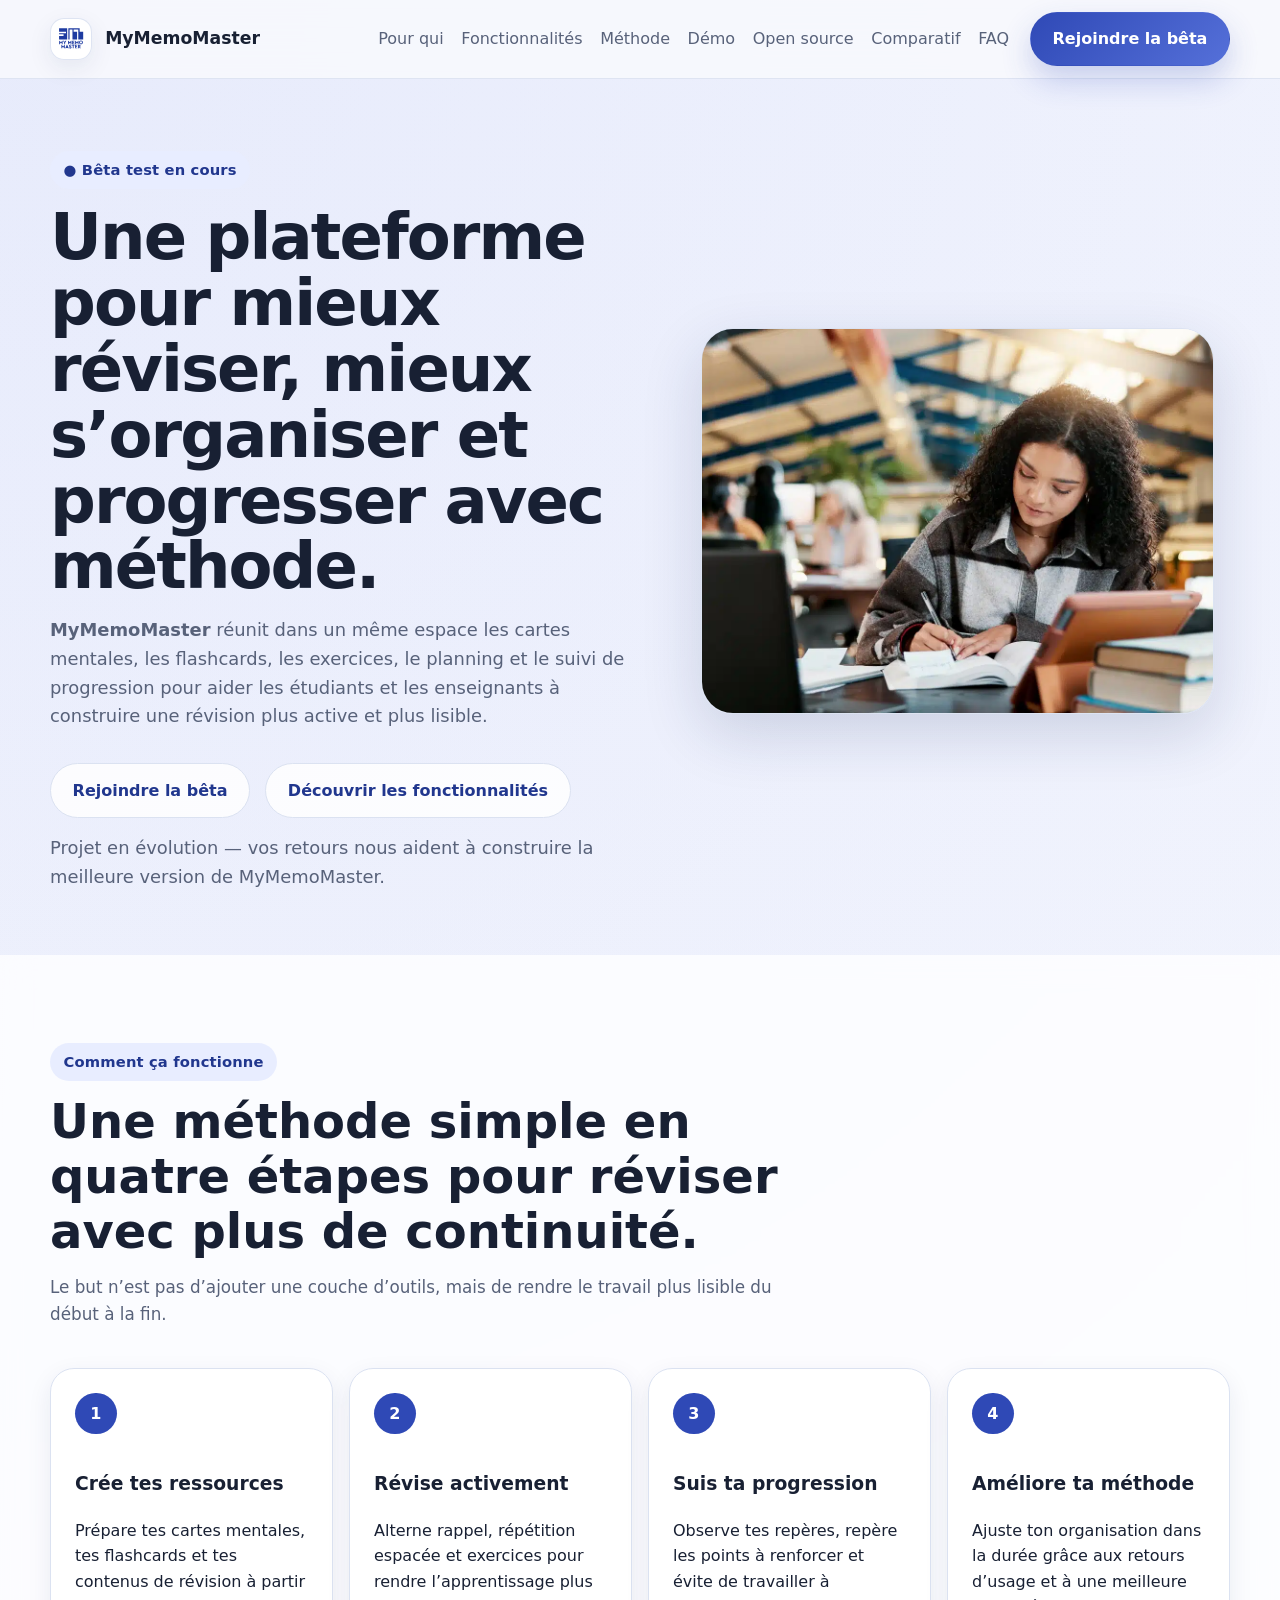
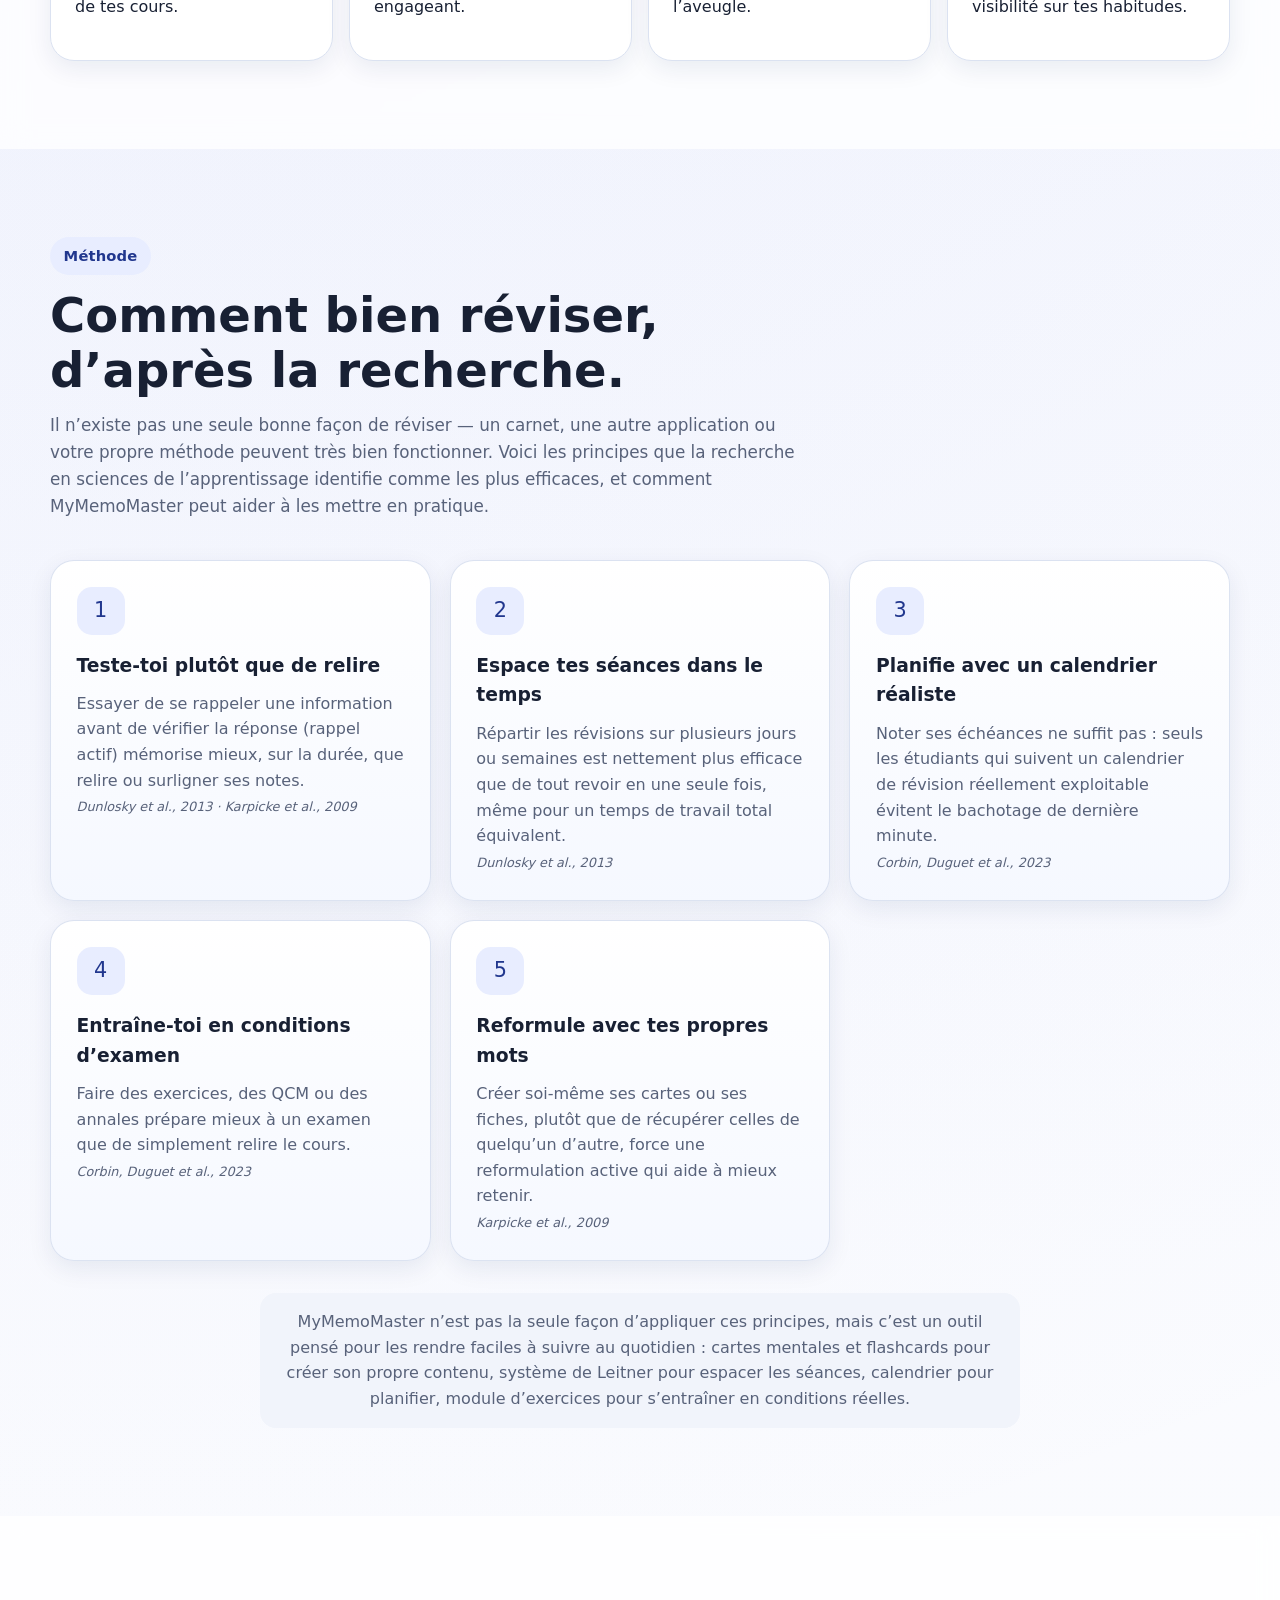
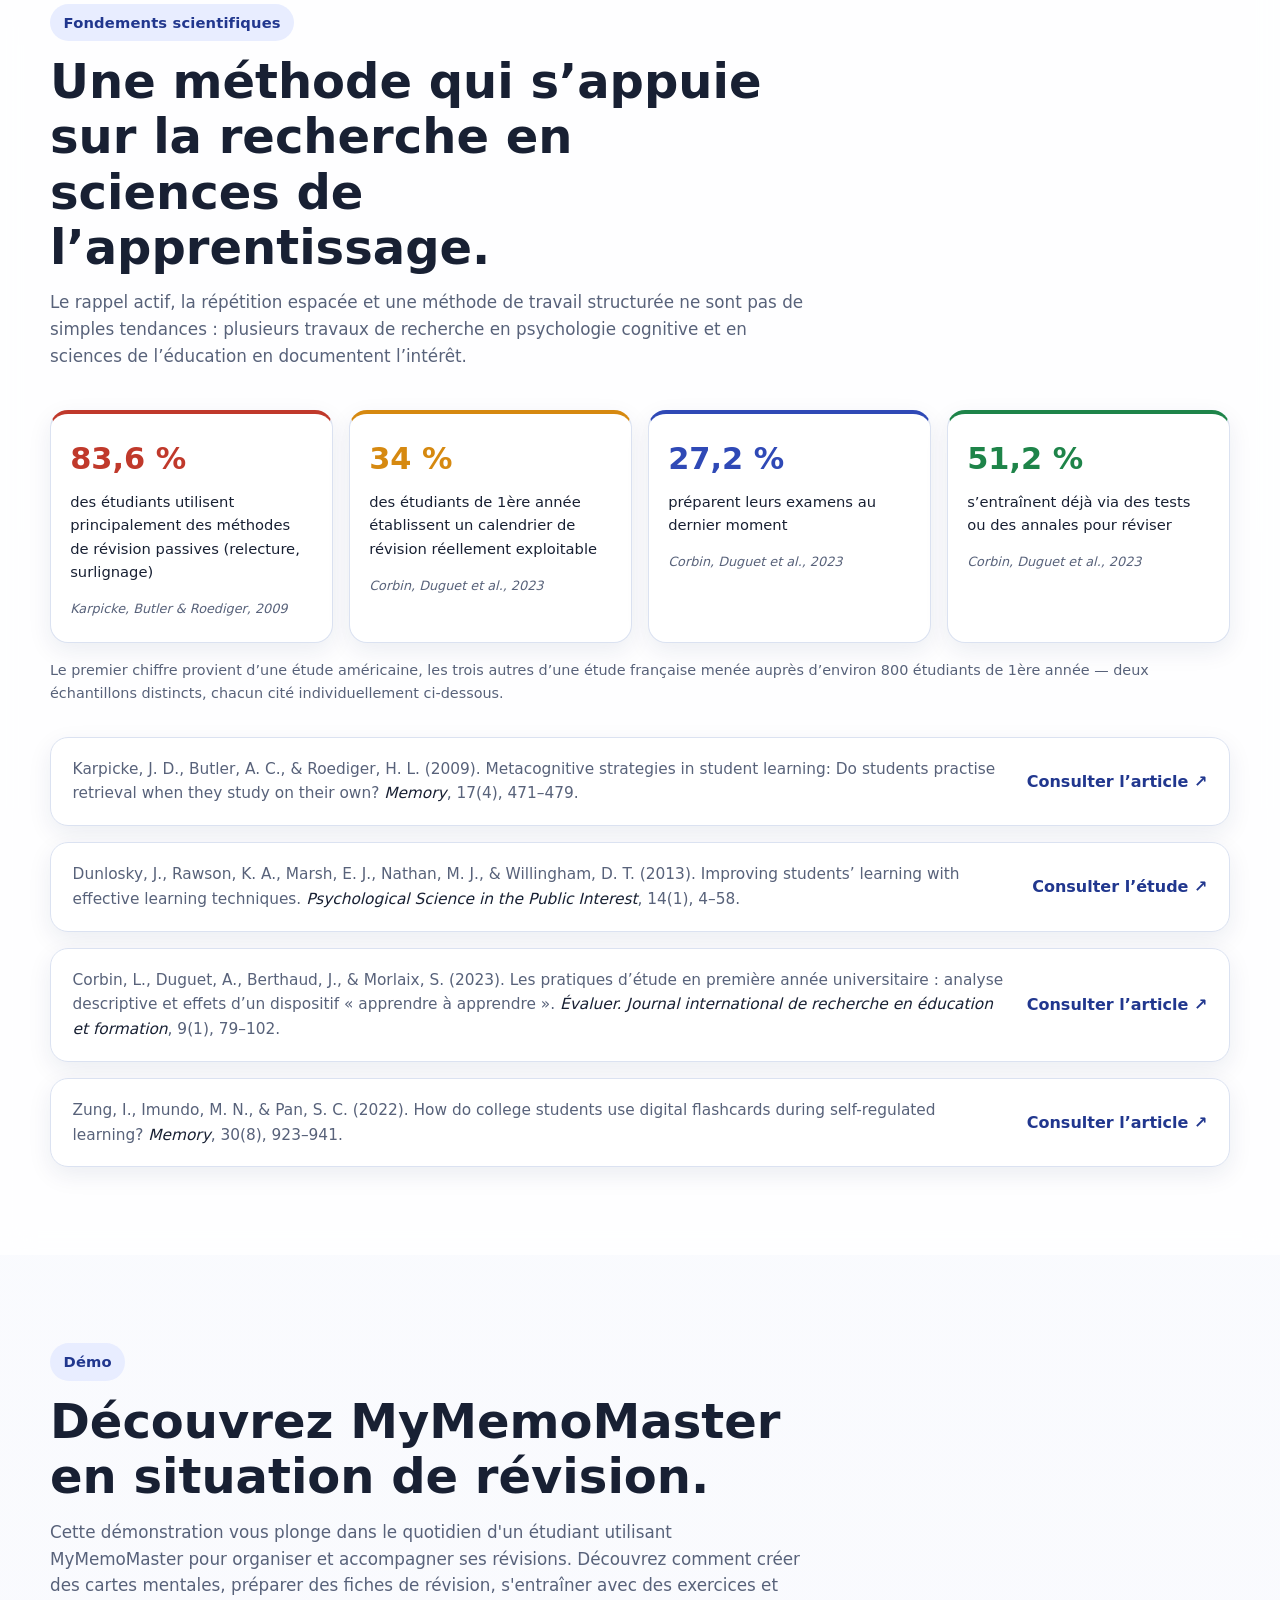
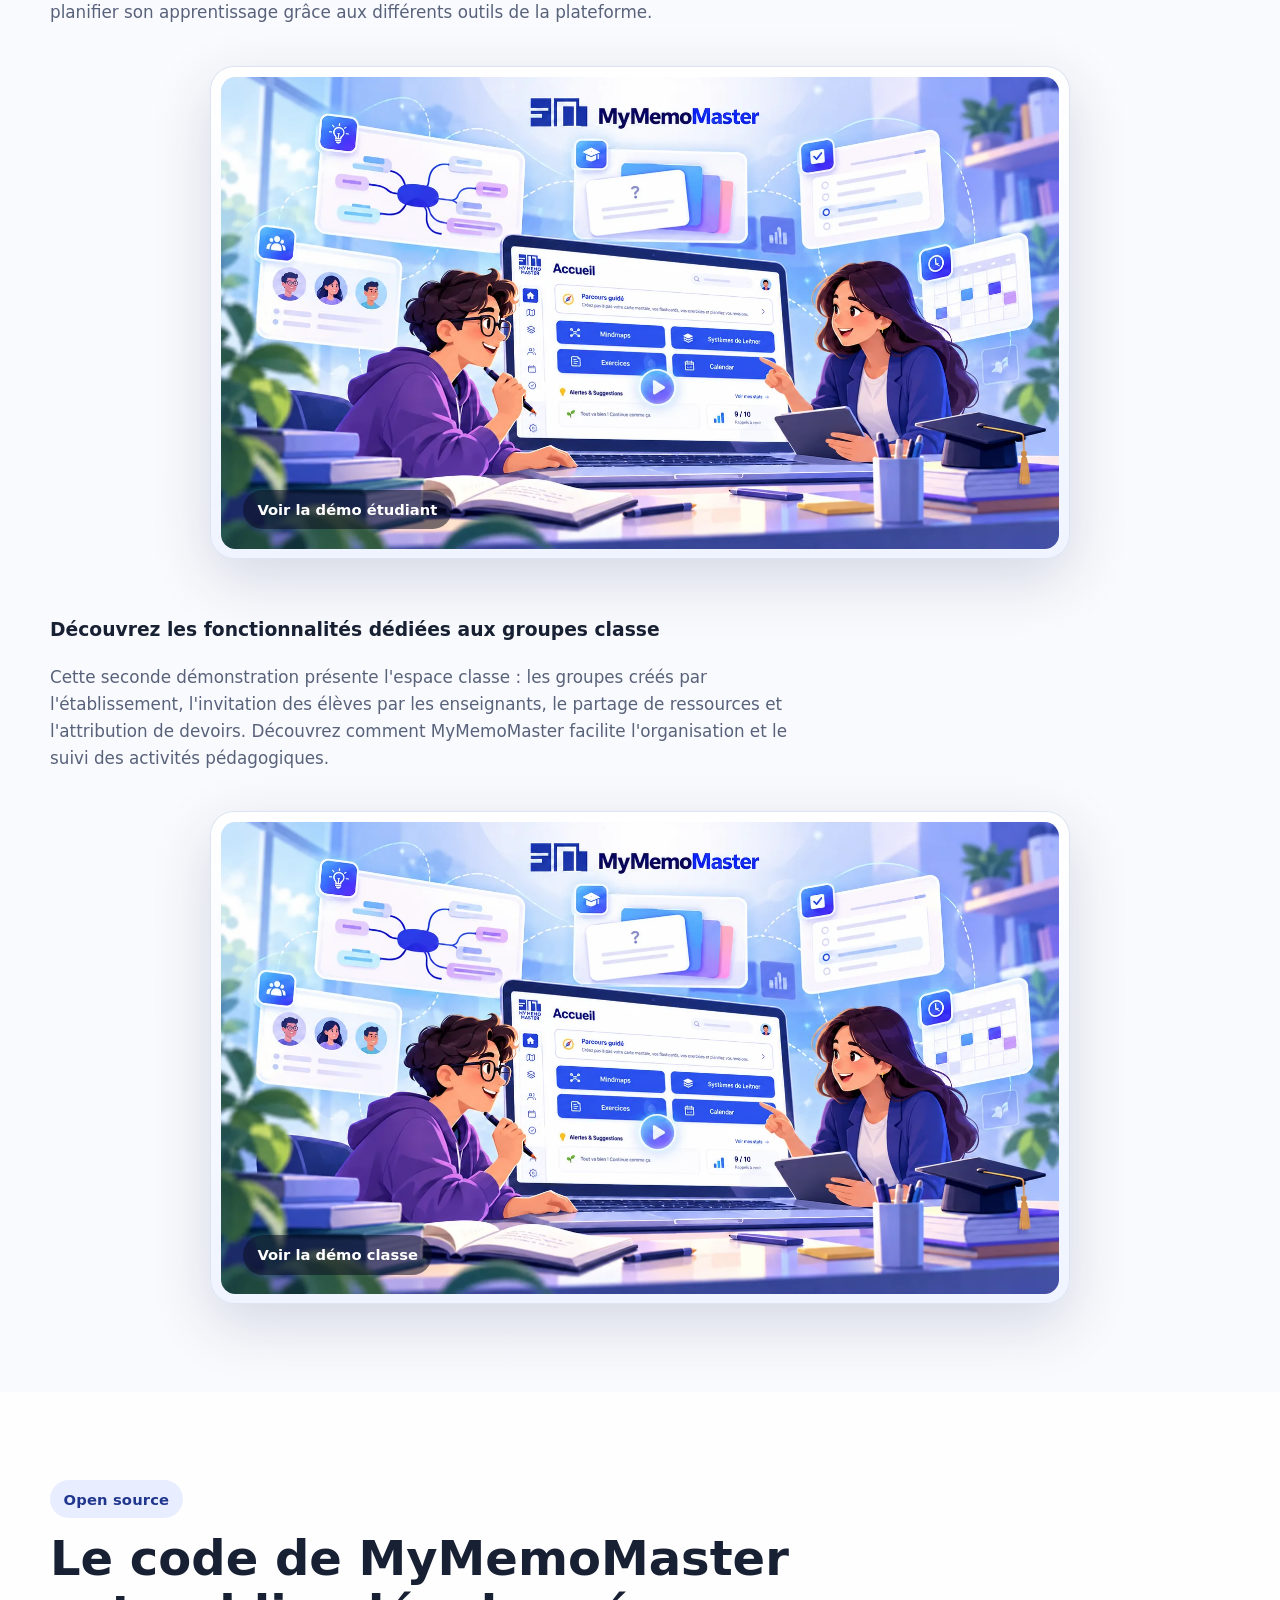
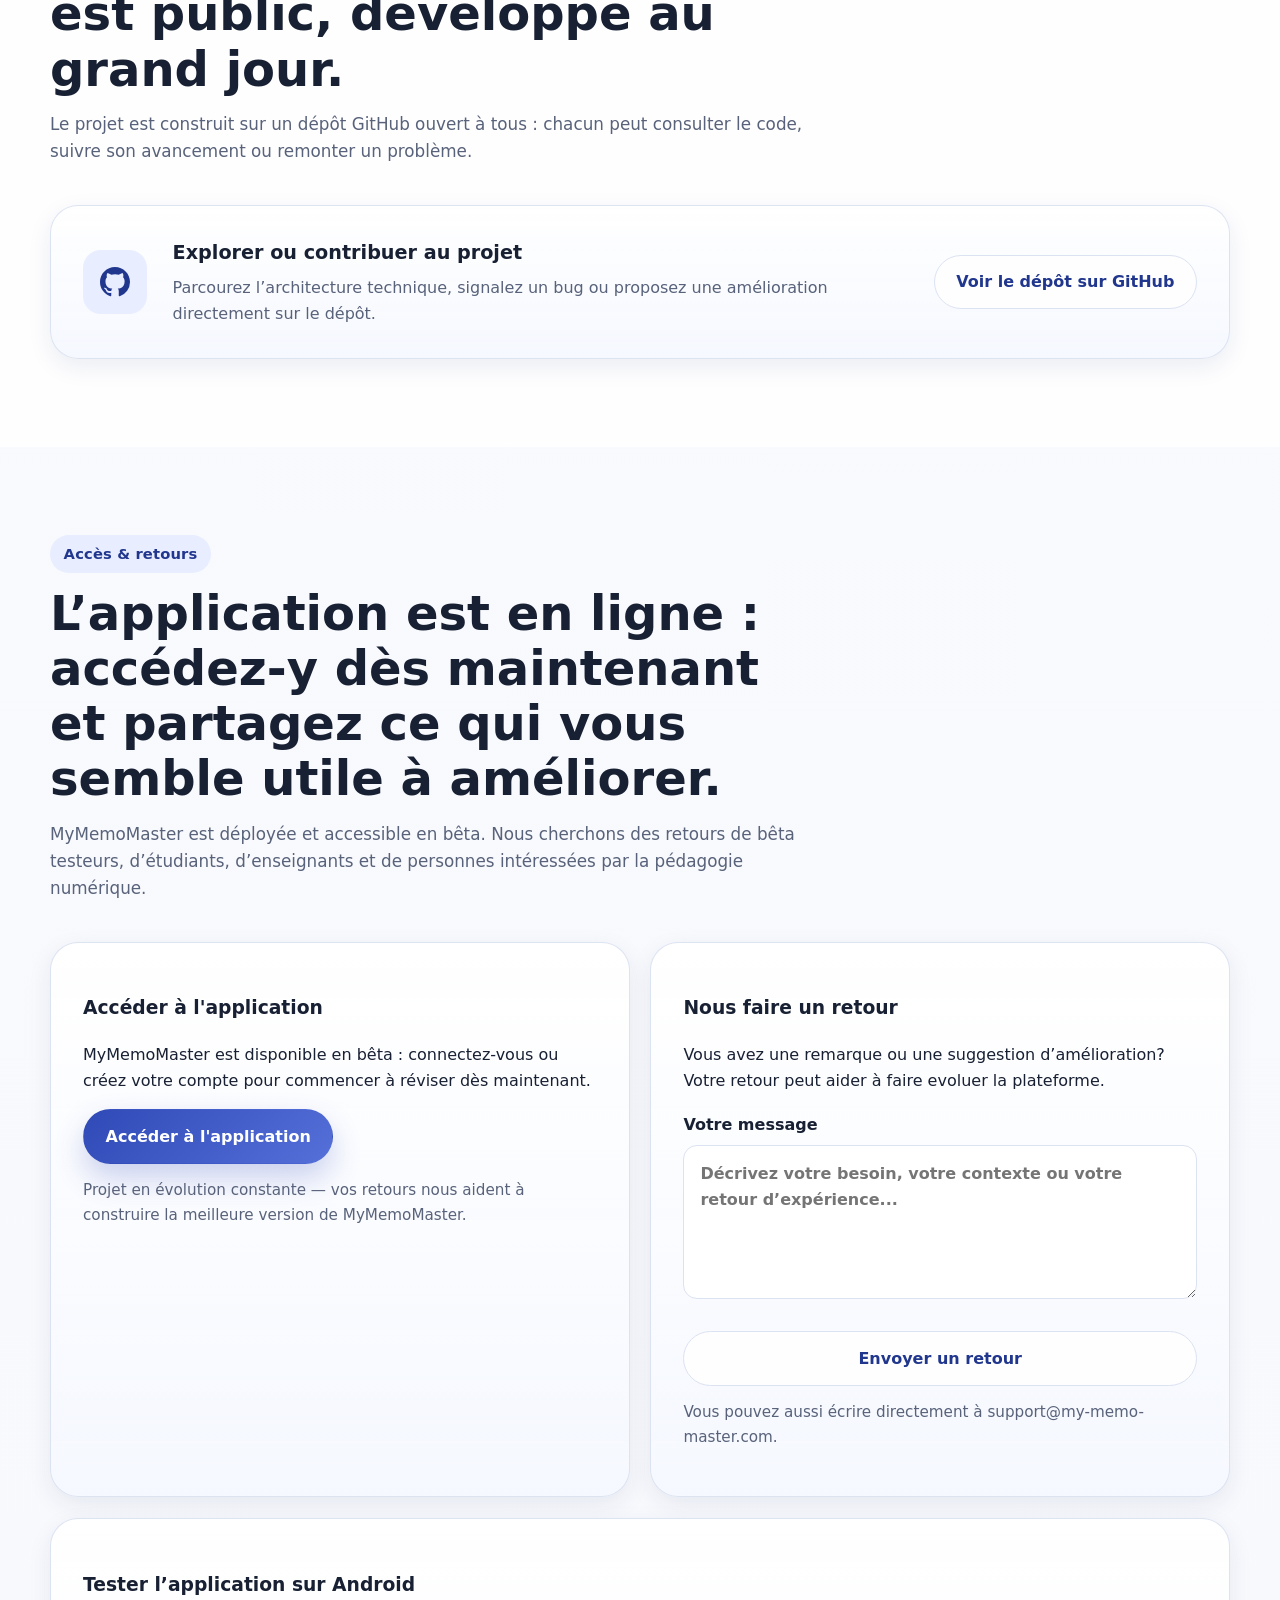
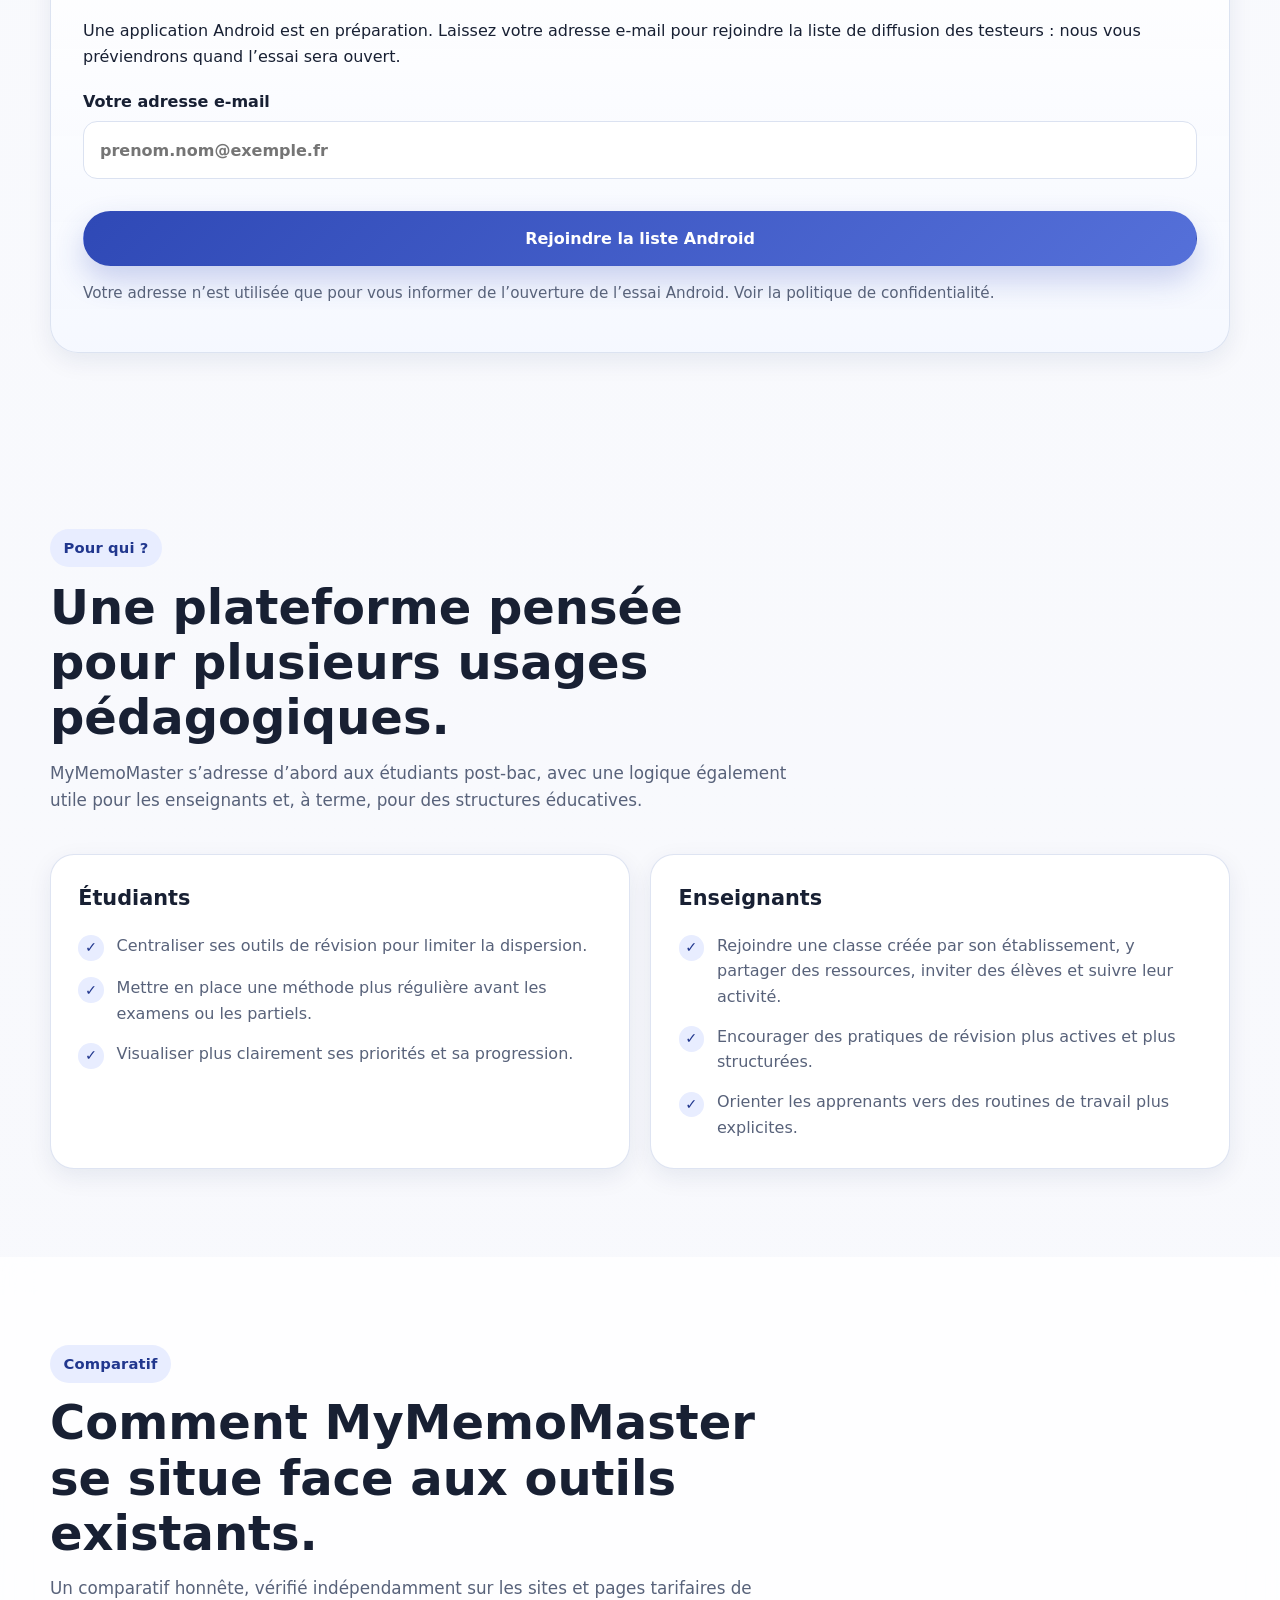
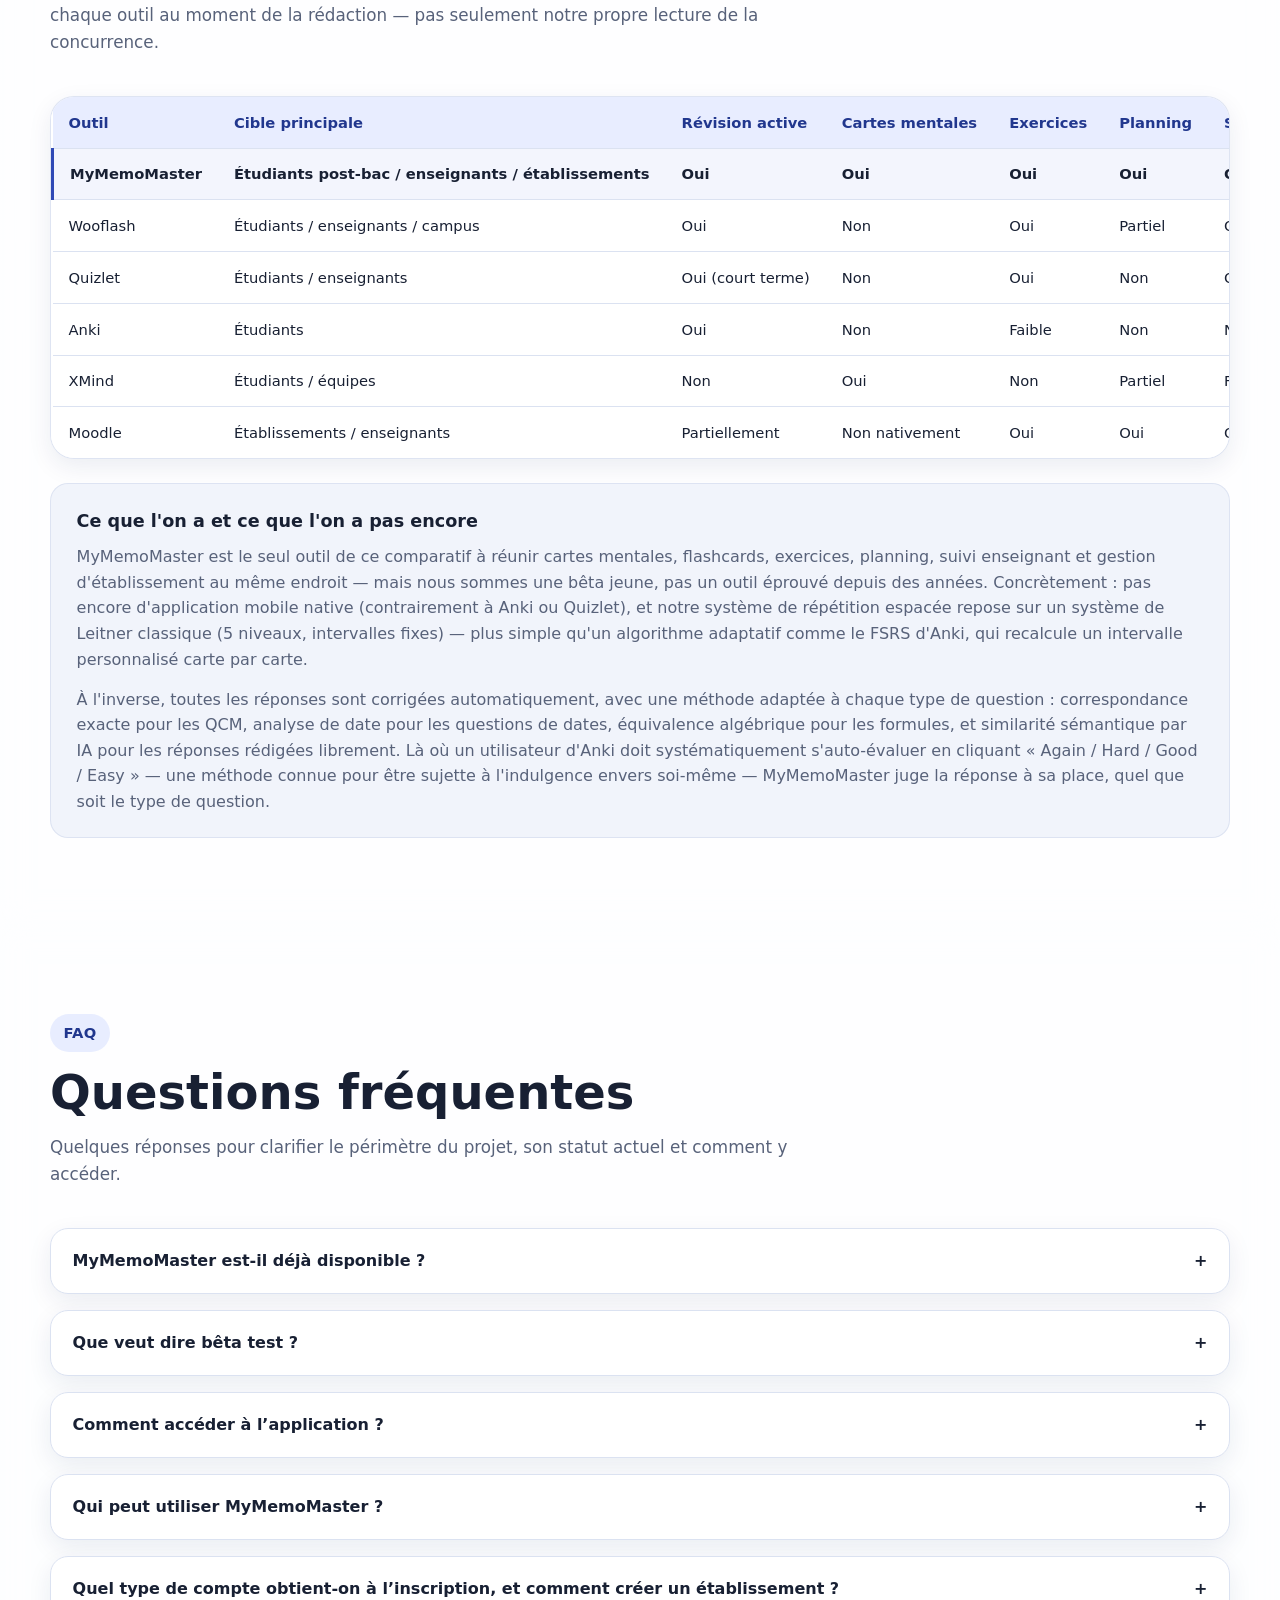
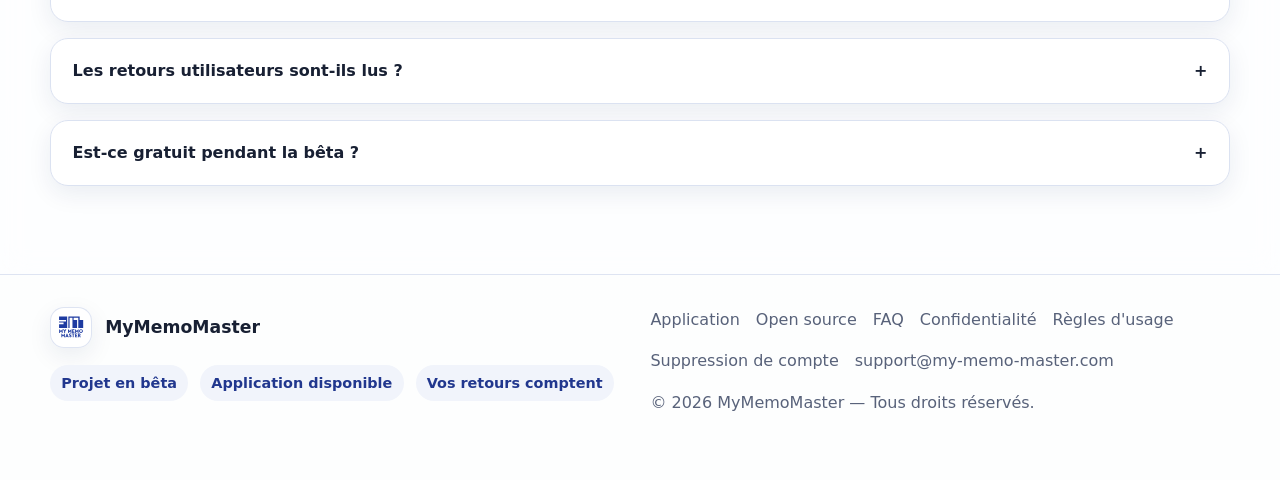
<file: src/index.html>
<!DOCTYPE html>
<html lang="fr">
<head>
  <meta charset="UTF-8" />
  <meta name="viewport" content="width=device-width, initial-scale=1.0" />
  <meta name="description" content="MyMemoMaster est une plateforme web (my-memo-master.com) qui aide les étudiants à réviser avec des cartes mentales, des flashcards (système de Leitner) et des exercices. Projet open source en bêta." />
  <link rel="canonical" href="https://my-memo-master.com/" />
  <link rel="icon" type="image/svg+xml" href="./images/logo-full.svg" />
  <title>MyMemoMaster — Réviser, s'organiser, progresser</title>

  <!-- Open Graph / réseaux sociaux -->
  <meta property="og:type" content="website" />
  <meta property="og:site_name" content="MyMemoMaster" />
  <meta property="og:locale" content="fr_FR" />
  <meta property="og:url" content="https://my-memo-master.com/" />
  <meta property="og:title" content="MyMemoMaster — Réviser, s'organiser, progresser" />
  <meta property="og:description" content="Plateforme web pour étudiants : cartes mentales, flashcards (Leitner), exercices, planning et suivi de progression. En bêta, code open source." />
  <meta property="og:image" content="https://my-memo-master.com/assets/revision-alternante.webp" />

  <meta name="twitter:card" content="summary_large_image" />
  <meta name="twitter:title" content="MyMemoMaster — Réviser, s'organiser, progresser" />
  <meta name="twitter:description" content="Plateforme web pour étudiants : cartes mentales, flashcards (Leitner), exercices, planning et suivi de progression. En bêta, code open source." />
  <meta name="twitter:image" content="https://my-memo-master.com/assets/revision-alternante.webp" />

  <link rel="stylesheet" href="css/main.css" />

  <!-- Données structurées : identité de l'entité, pour désambiguïser MyMemoMaster -->
  <script type="application/ld+json">
  {
    "@context": "https://schema.org",
    "@type": "SoftwareApplication",
    "name": "MyMemoMaster",
    "url": "https://my-memo-master.com/",
    "applicationCategory": "EducationApplication",
    "operatingSystem": "Web",
    "description": "MyMemoMaster est une plateforme web française qui aide les étudiants du post-bac à réviser activement : cartes mentales, flashcards avec système de Leitner, exercices, planning et suivi de progression. Projet open source, actuellement en bêta.",
    "applicationSubCategory": "Révision et méthode de travail pour étudiants",
    "isAccessibleForFree": true,
    "sameAs": [
      "https://github.com/entrezunfredici/MyMemoMaster"
    ]
  }
  </script>

  <script type="application/ld+json">
  {
    "@context": "https://schema.org",
    "@type": "FAQPage",
    "mainEntity": [
      {
        "@type": "Question",
        "name": "MyMemoMaster est-il déjà disponible ?",
        "acceptedAnswer": {
          "@type": "Answer",
          "text": "Le projet est actuellement en phase de bêta test. Cela signifie que la plateforme est en cours d'évolution et qu'elle n'est pas encore présentée comme une version finalisée."
        }
      },
      {
        "@type": "Question",
        "name": "Que veut dire bêta test ?",
        "acceptedAnswer": {
          "@type": "Answer",
          "text": "La bêta permet de tester, d'ajuster et d'améliorer le produit à partir d'usages concrets. Certaines fonctionnalités peuvent encore évoluer, être affinées ou être réorganisées."
        }
      },
      {
        "@type": "Question",
        "name": "Comment accéder à l'application ?",
        "acceptedAnswer": {
          "@type": "Answer",
          "text": "L'application est en ligne à l'adresse app.my-memo-master.com. Utilisez le bouton « Accéder à l'application » sur la page d'accueil pour vous connecter ou créer un compte."
        }
      },
      {
        "@type": "Question",
        "name": "Qui peut utiliser MyMemoMaster ?",
        "acceptedAnswer": {
          "@type": "Answer",
          "text": "Le projet vise principalement les étudiants post-bac, mais il peut aussi intéresser des enseignants et, à terme, des établissements qui cherchent des outils pédagogiques mieux structurés."
        }
      },
      {
        "@type": "Question",
        "name": "Quel type de compte obtient-on à l'inscription, et comment créer un établissement ?",
        "acceptedAnswer": {
          "@type": "Answer",
          "text": "Toute personne qui crée un compte obtient un compte étudiant. La création d'un établissement et de ses groupes classe n'est pas en libre-service : il faut contacter l'équipe à support@my-memo-master.com, qui crée l'établissement et désigne son gestionnaire."
        }
      },
      {
        "@type": "Question",
        "name": "Les retours utilisateurs sont-ils lus ?",
        "acceptedAnswer": {
          "@type": "Answer",
          "text": "Oui, l'objectif de cette phase est justement de recueillir des retours utiles pour améliorer le produit et mieux prioriser la roadmap."
        }
      },
      {
        "@type": "Question",
        "name": "Est-ce gratuit pendant la bêta ?",
        "acceptedAnswer": {
          "@type": "Answer",
          "text": "Oui, l'accès est entièrement gratuit pendant la bêta. Sur la version finale, l'offre étudiant restera gratuite ; les modalités de l'offre établissement ne sont pas encore définies."
        }
      }
    ]
  }
  </script>
</head>
<body>
  <!-- Header / navigation -->
  <header class="site-header">
    <div class="container nav-wrap">
      <a class="brand" href="#top" aria-label="Retour en haut de page">
        <span class="brand-mark" aria-hidden="true">
          <img src="./images/logo-full.svg" alt="" />
        </span>
        <span id="brandName">MyMemoMaster</span>
      </a>

      <button class="nav-toggle" type="button" aria-expanded="false" aria-controls="navMenu" aria-label="Ouvrir le menu">
        <span></span>
      </button>

      <nav id="navMenu" class="nav-menu" aria-label="Navigation principale">
        <div class="nav-links">
          <a href="#publics">Pour qui</a>
          <a href="#fonctionnement">Fonctionnalités</a>
          <a href="#methode">Méthode</a>
          <a href="#demo">Démo</a>
          <a href="#opensource">Open source</a>
          <a href="#comparatif">Comparatif</a>
          <a href="#faq">FAQ</a>
        </div>
        <a class="btn btn-primary" href="#acces">Rejoindre la bêta</a>
      </nav>
    </div>
  </header>

  <main id="top">
    <!-- Hero 1 -->
    <section class="hero">
      <div class="container hero-grid">
        <div class="hero-copy">
          <span class="eyebrow">● Bêta test en cours</span>
          <h1>Une plateforme pour mieux réviser, mieux s’organiser et progresser avec méthode.</h1>
          <p>
            <strong>MyMemoMaster</strong> réunit dans un même espace les cartes mentales, les flashcards,
            les exercices, le planning et le suivi de progression pour aider les étudiants et les enseignants à construire une révision plus active et plus lisible.
          </p>
          <div class="hero-actions">
            <a class="btn btn-secondary" href="#acces">Rejoindre la bêta</a>
            <a class="btn btn-secondary" href="#fonctionnement">Découvrir les fonctionnalités</a>
          </div>
          <p class="hero-note">Projet en évolution — vos retours nous aident à construire la meilleure version de MyMemoMaster.</p>
        </div>

        <div class="hero-visual">
          <div class="hero-photo-card">
            <img class="hero-photo" src="assets/revision-alternante.webp" alt="Un étudiant révise sur son ordinateur avec MyMemoMaster affiché à l'écran." />
          </div>
        </div>
      </div>
    </section>

    <!-- How it works 2 -->
    <section class="section section-alt" id="fonctionnement">
      <div class="container">
        <div class="section-heading">
          <span class="eyebrow">Comment ça fonctionne</span>
          <h2>Une méthode simple en quatre étapes pour réviser avec plus de continuité.</h2>
          <p>Le but n’est pas d’ajouter une couche d’outils, mais de rendre le travail plus lisible du début à la fin.</p>
        </div>

        <div class="steps">
          <article class="step-card"><div class="step-number">1</div><h3>Crée tes ressources</h3><p>Prépare tes cartes mentales, tes flashcards et tes contenus de révision à partir de tes cours.</p></article>
          <article class="step-card"><div class="step-number">2</div><h3>Révise activement</h3><p>Alterne rappel, répétition espacée et exercices pour rendre l’apprentissage plus engageant.</p></article>
          <article class="step-card"><div class="step-number">3</div><h3>Suis ta progression</h3><p>Observe tes repères, repère les points à renforcer et évite de travailler à l’aveugle.</p></article>
          <article class="step-card"><div class="step-number">4</div><h3>Améliore ta méthode</h3><p>Ajuste ton organisation dans la durée grâce aux retours d’usage et à une meilleure visibilité sur tes habitudes.</p></article>
        </div>
      </div>
    </section>

    <!-- Comment réviser -->
    <section class="section" id="methode">
      <div class="container">
        <div class="section-heading">
          <span class="eyebrow">Méthode</span>
          <h2>Comment bien réviser, d’après la recherche.</h2>
          <p>Il n’existe pas une seule bonne façon de réviser — un carnet, une autre application ou votre propre méthode peuvent très bien fonctionner. Voici les principes que la recherche en sciences de l’apprentissage identifie comme les plus efficaces, et comment MyMemoMaster peut aider à les mettre en pratique.</p>
        </div>

        <div class="feature-grid">
          <div class="feature-card">
            <div class="feature-icon">1</div>
            <h3>Teste-toi plutôt que de relire</h3>
            <p>Essayer de se rappeler une information avant de vérifier la réponse (rappel actif) mémorise mieux, sur la durée, que relire ou surligner ses notes.</p>
            <span class="stat-source">Dunlosky et al., 2013 · Karpicke et al., 2009</span>
          </div>
          <div class="feature-card">
            <div class="feature-icon">2</div>
            <h3>Espace tes séances dans le temps</h3>
            <p>Répartir les révisions sur plusieurs jours ou semaines est nettement plus efficace que de tout revoir en une seule fois, même pour un temps de travail total équivalent.</p>
            <span class="stat-source">Dunlosky et al., 2013</span>
          </div>
          <div class="feature-card">
            <div class="feature-icon">3</div>
            <h3>Planifie avec un calendrier réaliste</h3>
            <p>Noter ses échéances ne suffit pas : seuls les étudiants qui suivent un calendrier de révision réellement exploitable évitent le bachotage de dernière minute.</p>
            <span class="stat-source">Corbin, Duguet et al., 2023</span>
          </div>
          <div class="feature-card">
            <div class="feature-icon">4</div>
            <h3>Entraîne-toi en conditions d’examen</h3>
            <p>Faire des exercices, des QCM ou des annales prépare mieux à un examen que de simplement relire le cours.</p>
            <span class="stat-source">Corbin, Duguet et al., 2023</span>
          </div>
          <div class="feature-card">
            <div class="feature-icon">5</div>
            <h3>Reformule avec tes propres mots</h3>
            <p>Créer soi-même ses cartes ou ses fiches, plutôt que de récupérer celles de quelqu’un d’autre, force une reformulation active qui aide à mieux retenir.</p>
            <span class="stat-source">Karpicke et al., 2009</span>
          </div>
        </div>

        <p class="method-note">MyMemoMaster n’est pas la seule façon d’appliquer ces principes, mais c’est un outil pensé pour les rendre faciles à suivre au quotidien : cartes mentales et flashcards pour créer son propre contenu, système de Leitner pour espacer les séances, calendrier pour planifier, module d’exercices pour s’entraîner en conditions réelles.</p>
      </div>
    </section>

    <!-- Fondements scientifiques -->
    <section class="section section-alt" id="sources">
      <div class="container">
        <div class="section-heading">
          <span class="eyebrow">Fondements scientifiques</span>
          <h2>Une méthode qui s’appuie sur la recherche en sciences de l’apprentissage.</h2>
          <p>Le rappel actif, la répétition espacée et une méthode de travail structurée ne sont pas de simples tendances : plusieurs travaux de recherche en psychologie cognitive et en sciences de l’éducation en documentent l’intérêt.</p>
        </div>

        <div class="stats-grid">
          <div class="stat-card">
            <span class="stat-number">83,6 %</span>
            <p>des étudiants utilisent principalement des méthodes de révision passives (relecture, surlignage)</p>
            <span class="stat-source">Karpicke, Butler &amp; Roediger, 2009</span>
          </div>
          <div class="stat-card">
            <span class="stat-number">34 %</span>
            <p>des étudiants de 1ère année établissent un calendrier de révision réellement exploitable</p>
            <span class="stat-source">Corbin, Duguet et al., 2023</span>
          </div>
          <div class="stat-card">
            <span class="stat-number">27,2 %</span>
            <p>préparent leurs examens au dernier moment</p>
            <span class="stat-source">Corbin, Duguet et al., 2023</span>
          </div>
          <div class="stat-card">
            <span class="stat-number">51,2 %</span>
            <p>s’entraînent déjà via des tests ou des annales pour réviser</p>
            <span class="stat-source">Corbin, Duguet et al., 2023</span>
          </div>
        </div>
        <p class="stats-note">Le premier chiffre provient d’une étude américaine, les trois autres d’une étude française menée auprès d’environ 800 étudiants de 1ère année — deux échantillons distincts, chacun cité individuellement ci-dessous.</p>

        <ul class="sources-list">
          <li>
            <p class="sources-citation">Karpicke, J. D., Butler, A. C., &amp; Roediger, H. L. (2009). Metacognitive strategies in student learning: Do students practise retrieval when they study on their own? <em>Memory</em>, 17(4), 471–479.</p>
            <a href="https://learninglab.psych.purdue.edu/downloads/2009/2009_Karpicke_Butler_Roediger.pdf" target="_blank" rel="noopener">Consulter l’article ↗</a>
          </li>
          <li>
            <p class="sources-citation">Dunlosky, J., Rawson, K. A., Marsh, E. J., Nathan, M. J., &amp; Willingham, D. T. (2013). Improving students’ learning with effective learning techniques. <em>Psychological Science in the Public Interest</em>, 14(1), 4–58.</p>
            <a href="https://www.psychologicalscience.org/publications/journals/pspi/learning-techniques.html" target="_blank" rel="noopener">Consulter l’étude ↗</a>
          </li>
          <li>
            <p class="sources-citation">Corbin, L., Duguet, A., Berthaud, J., &amp; Morlaix, S. (2023). Les pratiques d’étude en première année universitaire : analyse descriptive et effets d’un dispositif « apprendre à apprendre ». <em>Évaluer. Journal international de recherche en éducation et formation</em>, 9(1), 79–102.</p>
            <a href="https://ube.hal.science/hal-04490433" target="_blank" rel="noopener">Consulter l’article ↗</a>
          </li>
          <li>
            <p class="sources-citation">Zung, I., Imundo, M. N., &amp; Pan, S. C. (2022). How do college students use digital flashcards during self-regulated learning? <em>Memory</em>, 30(8), 923–941.</p>
            <a href="https://sc-pan.github.io/pdf/ZIP_2022.pdf" target="_blank" rel="noopener">Consulter l’article ↗</a>
          </li>
        </ul>
      </div>
    </section>

    <!-- Démo vidéo -->
    <section class="section" id="demo">
      <div class="container">
        <div class="section-heading">
          <span class="eyebrow">Démo</span>
          <h2>Découvrez MyMemoMaster en situation de révision.</h2>
          <p>Cette démonstration vous plonge dans le quotidien d'un étudiant utilisant MyMemoMaster pour organiser et accompagner ses révisions. Découvrez comment créer des cartes mentales, préparer des fiches de révision, s'entraîner avec des exercices et planifier son apprentissage grâce aux différents outils de la plateforme.</p>
        </div>

        <div class="video-frame">
          <button type="button" class="video-facade" id="demoVideoFacade" data-src="assets/demo-etudiant.mp4" aria-label="Lancer la démo vidéo étudiant de MyMemoMaster">
            <img class="video-facade-cover" src="assets/video-cover.webp" alt="" />
            <span class="video-facade-label">Voir la démo étudiant</span>
          </button>
        </div>

        <div class="section-heading demo-subheading">
          <h3>Découvrez les fonctionnalités dédiées aux groupes classe</h3>
          <p>Cette seconde démonstration présente l'espace classe : les groupes créés par l'établissement, l'invitation des élèves par les enseignants, le partage de ressources et l'attribution de devoirs. Découvrez comment MyMemoMaster facilite l'organisation et le suivi des activités pédagogiques.</p>
        </div>

        <div class="video-frame">
          <button type="button" class="video-facade" id="demoClassVideoFacade" data-src="assets/demo-classroom.mp4" aria-label="Lancer la démo vidéo des fonctions de classe de MyMemoMaster">
            <img class="video-facade-cover" src="assets/video-cover.webp" alt="" />
            <span class="video-facade-label">Voir la démo classe</span>
          </button>
        </div>
      </div>
    </section>

    <!-- Open source -->
    <section class="section section-alt" id="opensource">
      <div class="container">
        <div class="section-heading">
          <span class="eyebrow">Open source</span>
          <h2>Le code de MyMemoMaster est public, développé au grand jour.</h2>
          <p>Le projet est construit sur un dépôt GitHub ouvert à tous : chacun peut consulter le code, suivre son avancement ou remonter un problème.</p>
        </div>

        <div class="oss-panel">
          <div class="oss-icon" aria-hidden="true">
            <svg viewBox="0 0 16 16" width="30" height="30" fill="currentColor"><path d="M8 0C3.58 0 0 3.58 0 8c0 3.54 2.29 6.53 5.47 7.59.4.07.55-.17.55-.38 0-.19-.01-.82-.01-1.49-2.01.37-2.53-.49-2.69-.94-.09-.23-.48-.94-.82-1.13-.28-.15-.68-.52-.01-.53.63-.01 1.08.58 1.23.82.72 1.21 1.87.87 2.33.66.07-.52.28-.87.51-1.07-1.78-.2-3.64-.89-3.64-3.95 0-.87.31-1.59.82-2.15-.08-.2-.36-1.02.08-2.12 0 0 .67-.21 2.2.82.64-.18 1.32-.27 2-.27.68 0 1.36.09 2 .27 1.53-1.04 2.2-.82 2.2-.82.44 1.1.16 1.92.08 2.12.51.56.82 1.27.82 2.15 0 3.07-1.87 3.75-3.65 3.95.29.25.54.73.54 1.48 0 1.07-.01 1.93-.01 2.2 0 .21.15.46.55.38A8.01 8.01 0 0 0 16 8c0-4.42-3.58-8-8-8Z"/></svg>
          </div>
          <div class="oss-copy">
            <h3>Explorer ou contribuer au projet</h3>
            <p>Parcourez l’architecture technique, signalez un bug ou proposez une amélioration directement sur le dépôt.</p>
          </div>
          <a class="btn btn-secondary" href="https://github.com/entrezunfredici/MyMemoMaster" target="_blank" rel="noopener">Voir le dépôt sur GitHub</a>
        </div>
      </div>
    </section>

    <!-- Accès application + feedback -->
    <section id="acces" class="section">
      <div class="container">
        <div class="section-heading">
          <span class="eyebrow">Accès & retours</span>
          <h2>L’application est en ligne : accédez-y dès maintenant et partagez ce qui vous semble utile à améliorer.</h2>
          <p>MyMemoMaster est déployée et accessible en bêta. Nous cherchons des retours de bêta testeurs, d’étudiants, d’enseignants et de personnes intéressées par la pédagogie numérique.</p>
        </div>

        <div class="engage-grid">
          <article class="engage-card">
            <h3>Accéder à l'application</h3>
            <p>MyMemoMaster est disponible en bêta : connectez-vous ou créez votre compte pour commencer à réviser dès maintenant.</p>
            <a class="btn btn-primary" id="appAccessLink" href="https://app.my-memo-master.com" target="_blank" rel="noopener">Accéder à l'application</a>
            <p class="fine-print">Projet en évolution constante — vos retours nous aident à construire la meilleure version de MyMemoMaster.</p>
          </article>

          <article class="engage-card">
            <h3>Nous faire un retour</h3>
            <p>Vous avez une remarque ou une suggestion d’amélioration? Votre retour peut aider à faire evoluer la plateforme.</p>

            <form id="feedbackForm">
              <label for="feedbackMessage">Votre message
                <textarea id="feedbackMessage" name="feedbackMessage" placeholder="Décrivez votre besoin, votre contexte ou votre retour d’expérience..." required></textarea>
              </label>
              <div class="cf-turnstile" id="feedbackTurnstile" data-sitekey="0x4AAAAAAC2JVuF9MNWoCGha"></div>
              <button class="btn btn-secondary" type="submit">Envoyer un retour</button>
            </form>
            <p class="fine-print">Vous pouvez aussi écrire directement à <a id="contactEmailLink" href="mailto:support@my-memo-master.com">support@my-memo-master.com</a>.</p>
            <div class="status-message" id="feedbackMessageStatus" role="status" aria-live="polite"></div>
          </article>

          <article class="engage-card engage-card-wide" id="android">
            <h3>Tester l’application sur Android</h3>
            <p>Une application Android est en préparation. Laissez votre adresse e-mail pour rejoindre la liste de diffusion des testeurs : nous vous préviendrons quand l’essai sera ouvert.</p>

            <form id="androidForm">
              <label for="androidEmail">Votre adresse e-mail
                <input type="email" id="androidEmail" name="androidEmail" placeholder="prenom.nom@exemple.fr" autocomplete="email" maxlength="254" required />
              </label>
              <div class="cf-turnstile" id="androidTurnstile" data-sitekey="0x4AAAAAAC2JVuF9MNWoCGha"></div>
              <button class="btn btn-primary" type="submit">Rejoindre la liste Android</button>
            </form>
            <p class="fine-print">Votre adresse n’est utilisée que pour vous informer de l’ouverture de l’essai Android. Voir la <a href="confidentialite.html">politique de confidentialité</a>.</p>
            <div class="status-message" id="androidStatus" role="status" aria-live="polite"></div>
          </article>
        </div>
      </div>
    </section>

    <!-- Audience -->
    <section id="publics" class="section">
      <div class="container">
        <div class="section-heading">
          <span class="eyebrow">Pour qui ?</span>
          <h2>Une plateforme pensée pour plusieurs usages pédagogiques.</h2>
          <p>MyMemoMaster s’adresse d’abord aux étudiants post-bac, avec une logique également utile pour les enseignants et, à terme, pour des structures éducatives.</p>
        </div>

        <div class="audience-grid">
          <article class="card">
            <h3>Étudiants</h3>
            <ul class="list">
              <li><span class="bullet">✓</span><span>Centraliser ses outils de révision pour limiter la dispersion.</span></li>
              <li><span class="bullet">✓</span><span>Mettre en place une méthode plus régulière avant les examens ou les partiels.</span></li>
              <li><span class="bullet">✓</span><span>Visualiser plus clairement ses priorités et sa progression.</span></li>
            </ul>
          </article>
          <article class="card">
            <h3>Enseignants</h3>
            <ul class="list">
              <li><span class="bullet">✓</span><span>Rejoindre une classe créée par son établissement, y partager des ressources, inviter des élèves et suivre leur activité.</span></li>
              <li><span class="bullet">✓</span><span>Encourager des pratiques de révision plus actives et plus structurées.</span></li>
              <li><span class="bullet">✓</span><span>Orienter les apprenants vers des routines de travail plus explicites.</span></li>
            </ul>
          </article>
        </div>
      </div>
    </section>

    <!-- Comparatif -->
    <section class="section section-alt" id="comparatif">
      <div class="container">
        <div class="section-heading">
          <span class="eyebrow">Comparatif</span>
          <h2>Comment MyMemoMaster se situe face aux outils existants.</h2>
          <p>Un comparatif honnête, vérifié indépendamment sur les sites et pages tarifaires de chaque outil au moment de la rédaction — pas seulement notre propre lecture de la concurrence.</p>
        </div>

        <div class="table-scroll">
          <table class="compare-table">
            <thead>
              <tr>
                <th>Outil</th>
                <th>Cible principale</th>
                <th>Révision active</th>
                <th>Cartes mentales</th>
                <th>Exercices</th>
                <th>Planning</th>
                <th>Suivi enseignant</th>
                <th>Établissement</th>
                <th>IA</th>
                <th>Prix / modèle</th>
              </tr>
            </thead>
            <tbody>
              <tr class="compare-row-highlight">
                <td>MyMemoMaster</td>
                <td>Étudiants post-bac / enseignants / établissements</td>
                <td>Oui</td>
                <td>Oui</td>
                <td>Oui</td>
                <td>Oui</td>
                <td>Oui</td>
                <td>Oui (bêta)</td>
                <td>Oui (génération + correction automatique, tous types de questions)</td>
                <td>Gratuit pendant la bêta</td>
              </tr>
              <tr>
                <td>Wooflash</td>
                <td>Étudiants / enseignants / campus</td>
                <td>Oui</td>
                <td>Non</td>
                <td>Oui</td>
                <td>Partiel</td>
                <td>Oui</td>
                <td>Oui</td>
                <td>Oui</td>
                <td>Freemium + offre campus</td>
              </tr>
              <tr>
                <td>Quizlet</td>
                <td>Étudiants / enseignants</td>
                <td>Oui (court terme)</td>
                <td>Non</td>
                <td>Oui</td>
                <td>Non</td>
                <td>Oui (payant)</td>
                <td>Oui</td>
                <td>Oui</td>
                <td>~8-10$/mois (Plus)</td>
              </tr>
              <tr>
                <td>Anki</td>
                <td>Étudiants</td>
                <td>Oui</td>
                <td>Non</td>
                <td>Faible</td>
                <td>Non</td>
                <td>Non</td>
                <td>Non</td>
                <td>Non nativement (extensions tierces)</td>
                <td>Gratuit + app iOS 24,99$ (une fois)</td>
              </tr>
              <tr>
                <td>XMind</td>
                <td>Étudiants / équipes</td>
                <td>Non</td>
                <td>Oui</td>
                <td>Non</td>
                <td>Partiel</td>
                <td>Faible</td>
                <td>Non confirmé</td>
                <td>Oui</td>
                <td>Freemium, ~5-6$/mois (Pro)</td>
              </tr>
              <tr>
                <td>Moodle</td>
                <td>Établissements / enseignants</td>
                <td>Partiellement</td>
                <td>Non nativement</td>
                <td>Oui</td>
                <td>Oui</td>
                <td>Oui</td>
                <td>Oui</td>
                <td>Variable (plugins)</td>
                <td>Open source, coût de déploiement</td>
              </tr>
            </tbody>
          </table>
        </div>

        <div class="compare-honesty">
          <h3>Ce que l'on a et ce que l'on a pas encore</h3>
          <p>MyMemoMaster est le seul outil de ce comparatif à réunir cartes mentales, flashcards, exercices, planning, suivi enseignant et gestion d'établissement au même endroit — mais nous sommes une bêta jeune, pas un outil éprouvé depuis des années. Concrètement : pas encore d'application mobile native (contrairement à Anki ou Quizlet), et notre système de répétition espacée repose sur un système de Leitner classique (5 niveaux, intervalles fixes) — plus simple qu'un algorithme adaptatif comme le FSRS d'Anki, qui recalcule un intervalle personnalisé carte par carte.</p>
          <p>À l'inverse, toutes les réponses sont corrigées automatiquement, avec une méthode adaptée à chaque type de question : correspondance exacte pour les QCM, analyse de date pour les questions de dates, équivalence algébrique pour les formules, et similarité sémantique par IA pour les réponses rédigées librement. Là où un utilisateur d'Anki doit systématiquement s'auto-évaluer en cliquant « Again / Hard / Good / Easy » — une méthode connue pour être sujette à l'indulgence envers soi-même — MyMemoMaster juge la réponse à sa place, quel que soit le type de question.</p>
        </div>
      </div>
    </section>

    <!-- FAQ -->
    <section id="faq" class="section section-alt">
      <div class="container">
        <div class="section-heading">
          <span class="eyebrow">FAQ</span>
          <h2>Questions fréquentes</h2>
          <p>Quelques réponses pour clarifier le périmètre du projet, son statut actuel et comment y accéder.</p>
        </div>

        <div class="faq-list">
          <details>
            <summary>MyMemoMaster est-il déjà disponible ? <span>+</span></summary>
            <p>Le projet est actuellement en phase de bêta test. Cela signifie que la plateforme est en cours d’évolution et qu’elle n’est pas encore présentée comme une version finalisée.</p>
          </details>
          <details>
            <summary>Que veut dire bêta test ? <span>+</span></summary>
            <p>La bêta permet de tester, d’ajuster et d’améliorer le produit à partir d’usages concrets. Certaines fonctionnalités peuvent encore évoluer, être affinées ou être réorganisées.</p>
          </details>
          <details>
            <summary>Comment accéder à l’application ? <span>+</span></summary>
            <p>L’application est en ligne à l’adresse app.my-memo-master.com. Utilisez le bouton « Accéder à l’application » sur cette page pour vous connecter ou créer un compte.</p>
          </details>
          <details>
            <summary>Qui peut utiliser MyMemoMaster ? <span>+</span></summary>
            <p>Le projet vise principalement les étudiants post-bac, mais il peut aussi intéresser des enseignants et, à terme, des établissements qui cherchent des outils pédagogiques mieux structurés.</p>
          </details>
          <details>
            <summary>Quel type de compte obtient-on à l’inscription, et comment créer un établissement ? <span>+</span></summary>
            <p>Toute personne qui crée un compte obtient un compte étudiant. La création d’un établissement et de ses groupes classe n’est pas en libre-service : il faut contacter l’équipe à <a href="mailto:support@my-memo-master.com">support@my-memo-master.com</a>, qui crée l’établissement et désigne son gestionnaire.</p>
          </details>
          <details>
            <summary>Les retours utilisateurs sont-ils lus ? <span>+</span></summary>
            <p>Oui, l’objectif de cette phase est justement de recueillir des retours utiles pour améliorer le produit et mieux prioriser la roadmap.</p>
          </details>
          <details>
            <summary>Est-ce gratuit pendant la bêta ? <span>+</span></summary>
            <p>Oui, l’accès est entièrement gratuit pendant la bêta. Sur la version finale, l’offre étudiant restera gratuite ; les modalités de l’offre établissement ne sont pas encore définies.</p>
          </details>
        </div>
      </div>
    </section>
  </main>

  <!-- Footer -->
  <footer class="site-footer">
    <div class="container footer-grid">
      <div class="footer-brand">
        <div class="brand">
          <span class="brand-mark" aria-hidden="true">
            <img src="./images/logo-full.svg" alt="" />
          </span>
          <span id="footerBrandName">MyMemoMaster</span>
        </div>
        <div class="footer-tags">
          <span class="footer-tag">Projet en bêta</span>
          <span class="footer-tag">Application disponible</span>
          <span class="footer-tag">Vos retours comptent</span>
        </div>
      </div>

      <div>
        <div class="footer-links">
          <a href="#acces">Application</a>
          <a href="#opensource">Open source</a>
          <a href="#faq">FAQ</a>
          <a href="confidentialite.html">Confidentialité</a>
          <a href="regles-usage.html">Règles d'usage</a>
          <a href="suppression.html">Suppression de compte</a>
          <a id="footerContactLink" href="mailto:support@my-memo-master.com">Contact</a>
        </div>
        <p class="footer-meta">© <span id="currentYear"></span> <span id="footerProjectName">MyMemoMaster</span> — Tous droits réservés.</p>
      </div>
    </div>
  </footer>

  <script src="https://challenges.cloudflare.com/turnstile/v0/api.js" async defer></script>
  <script type="module" src="js/main.js"></script>
</body>
</html>
</file>
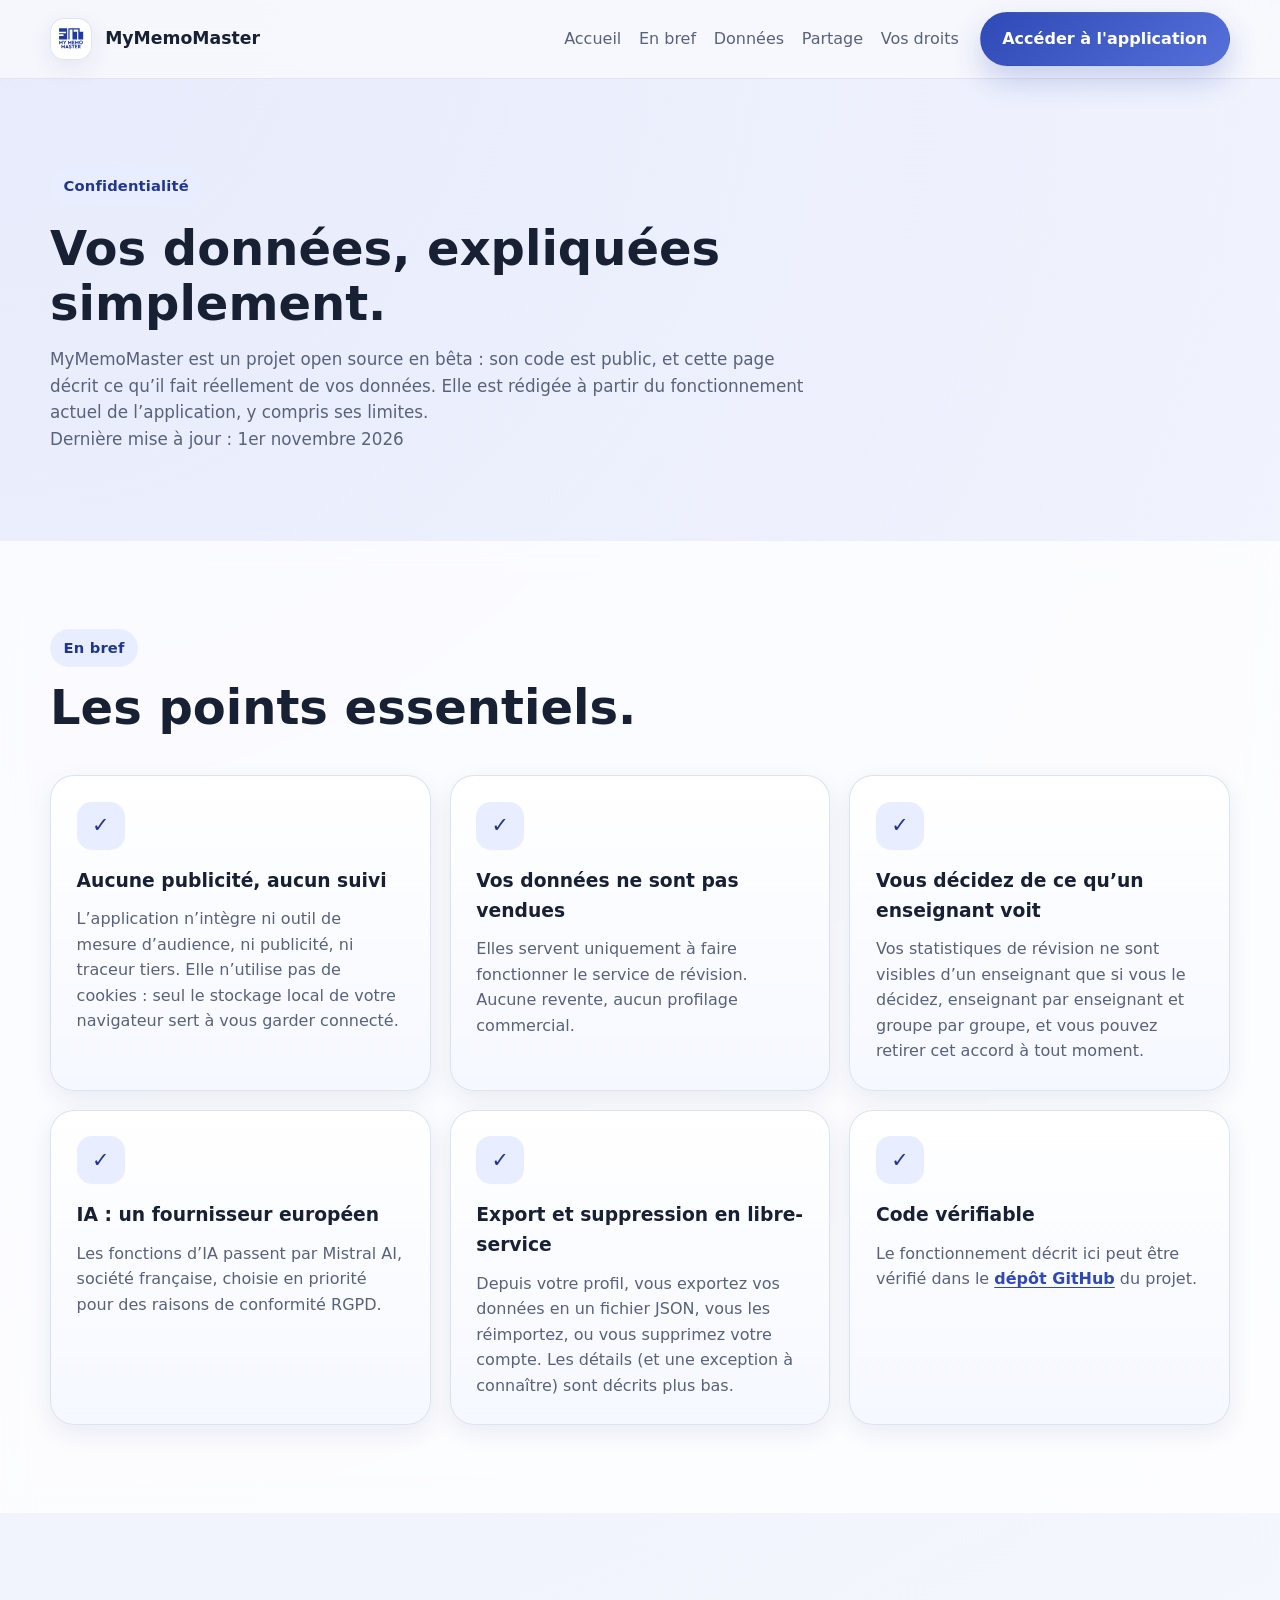
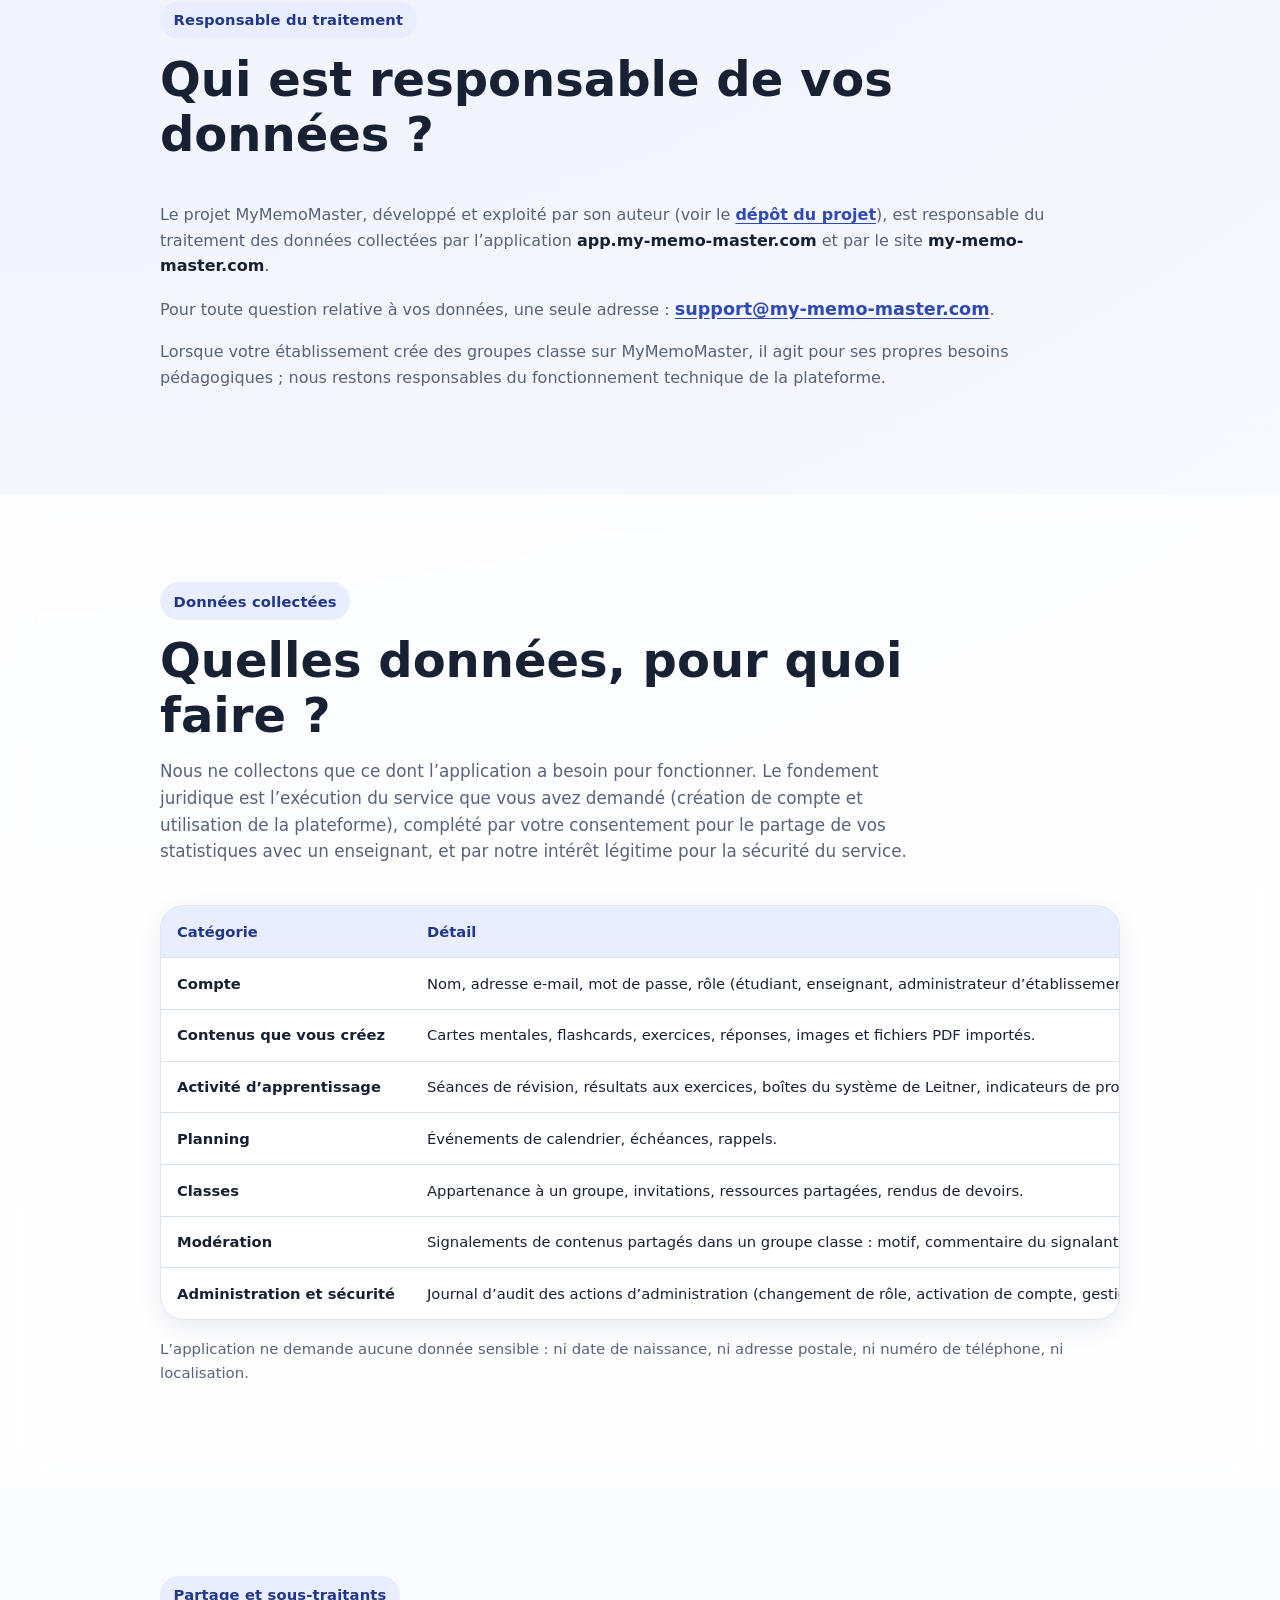
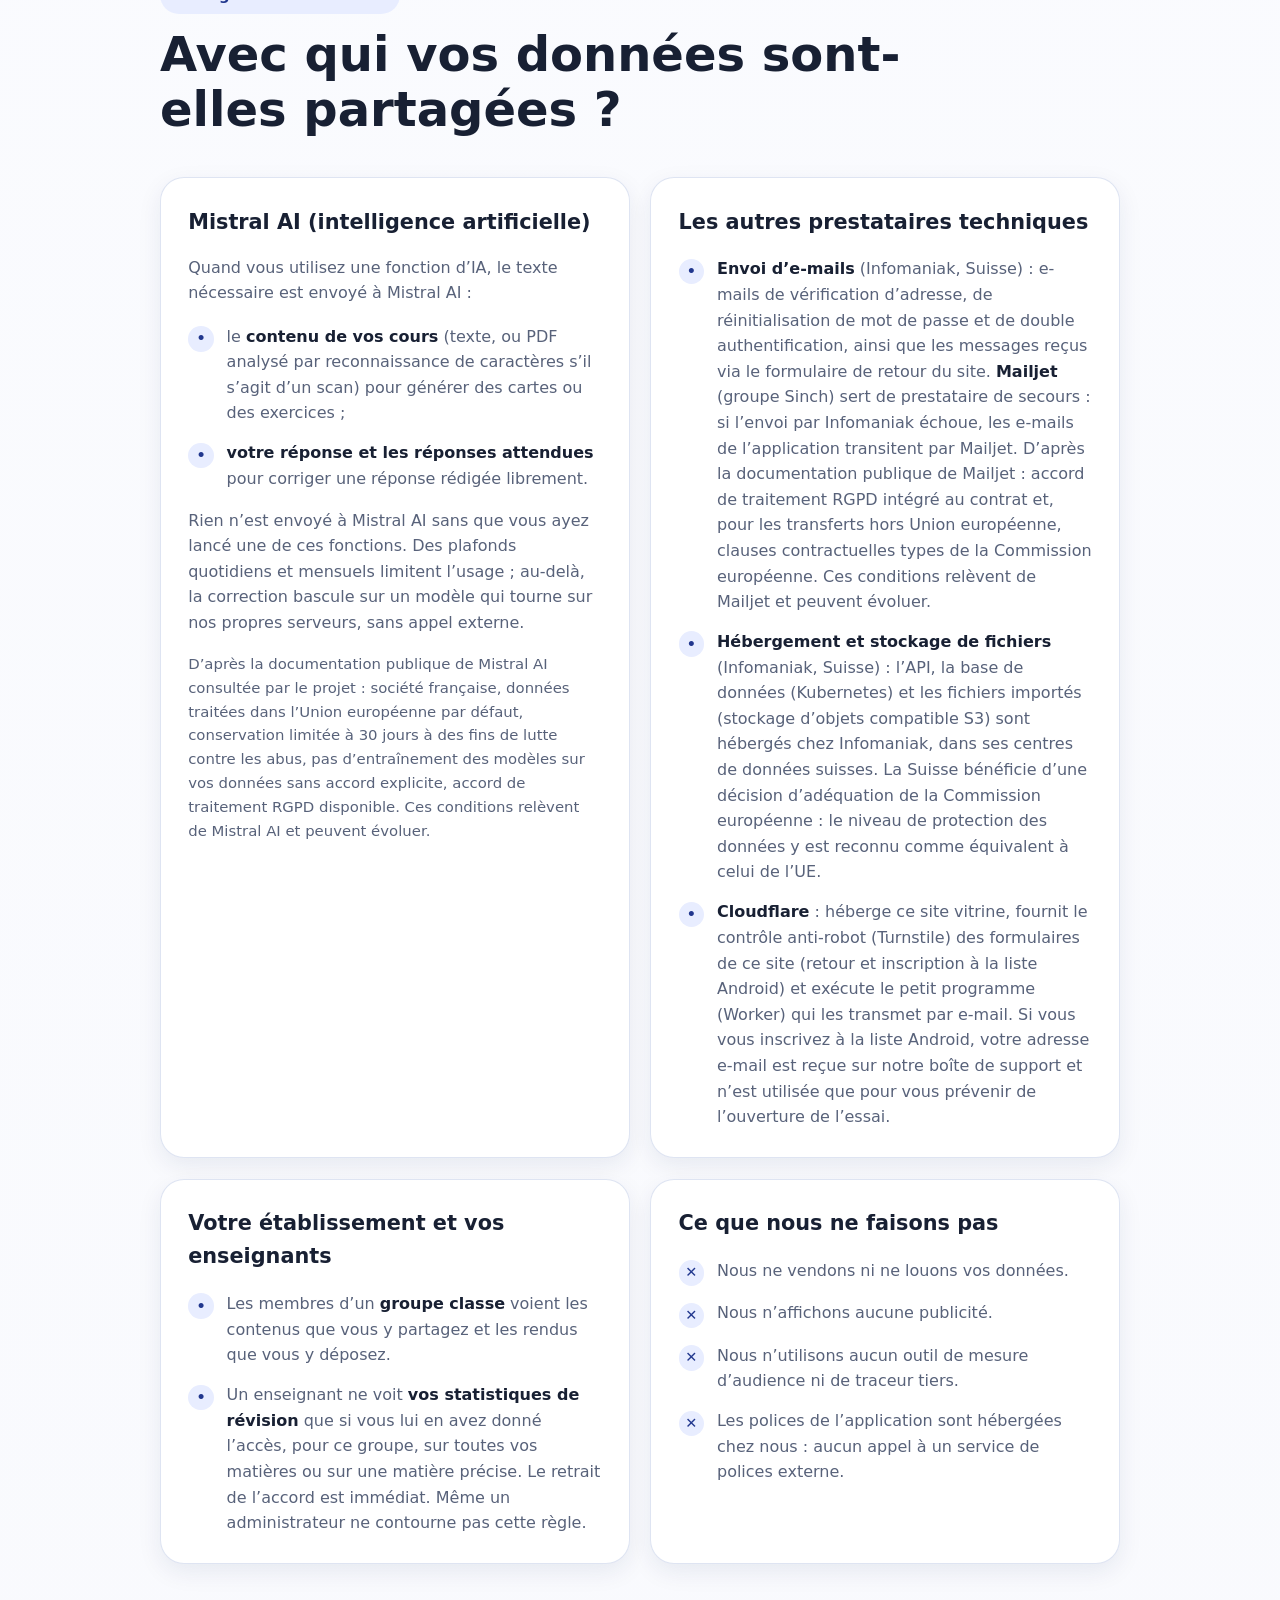
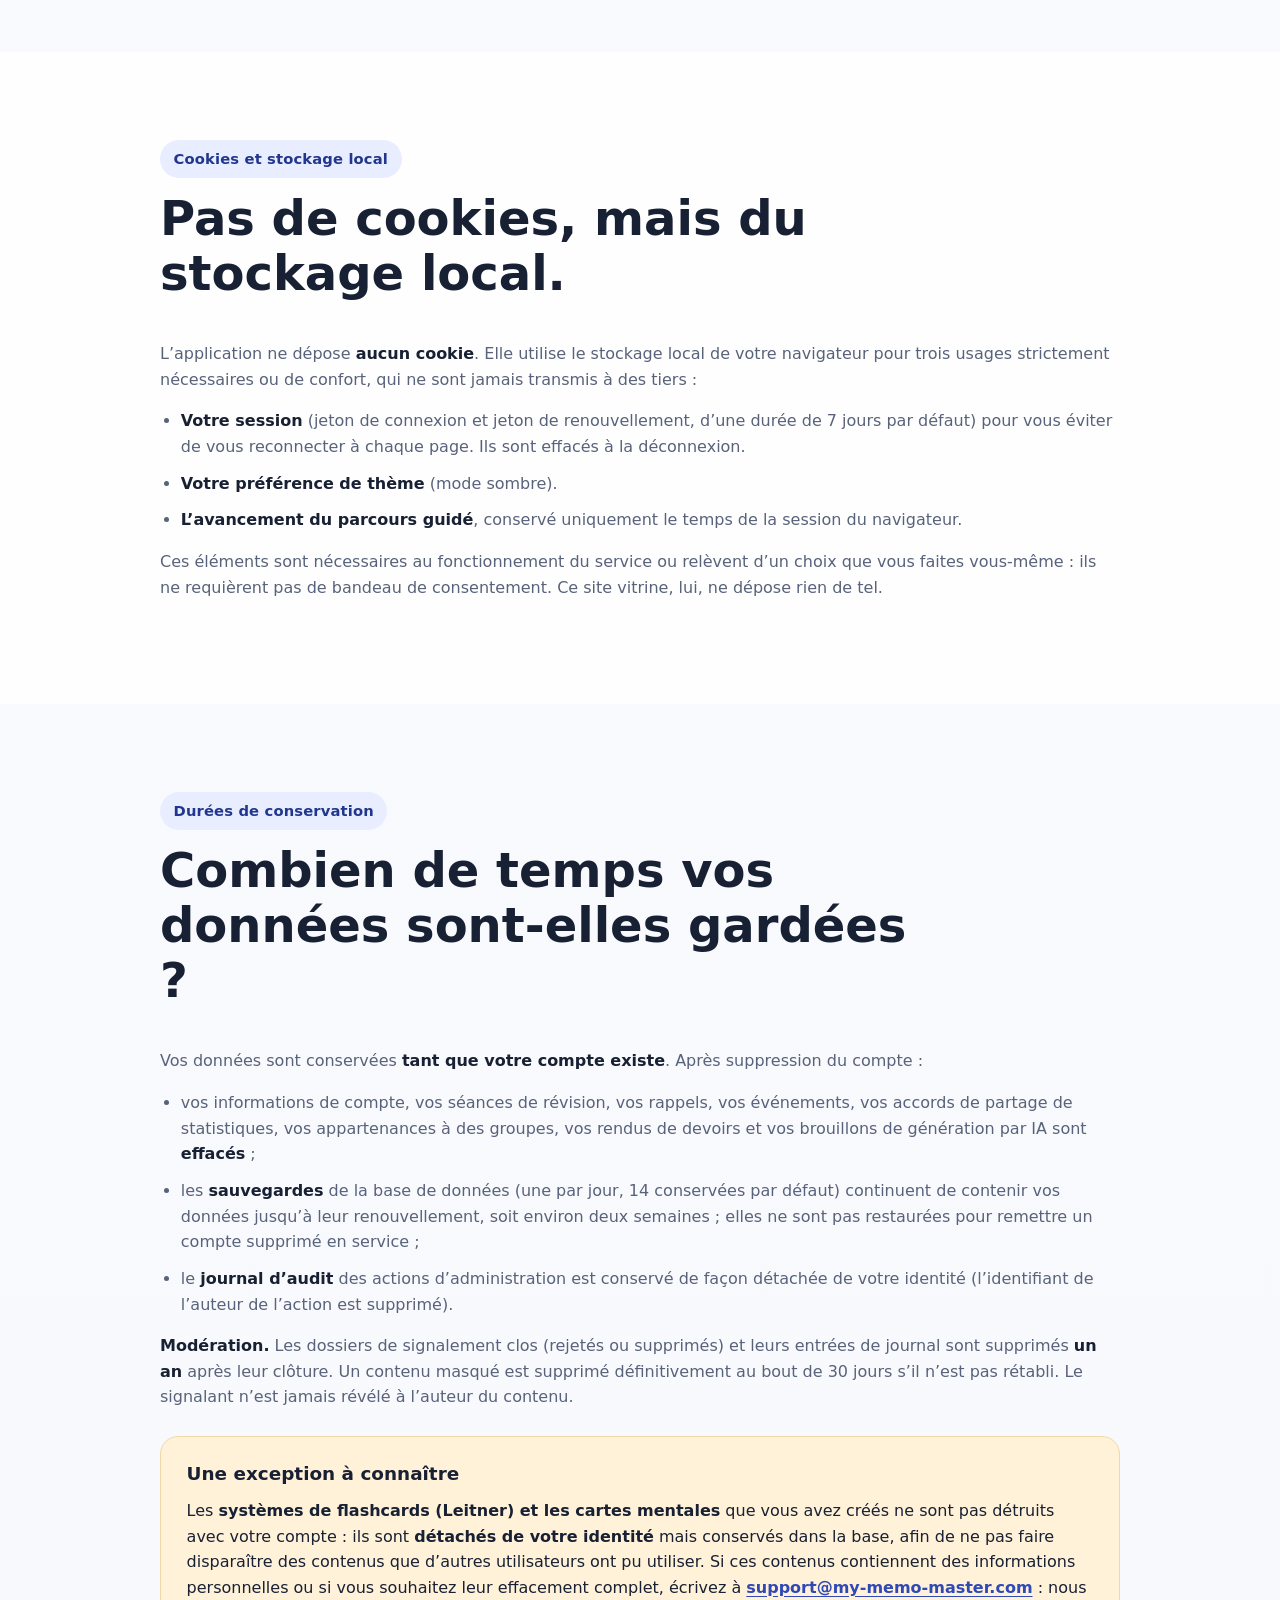
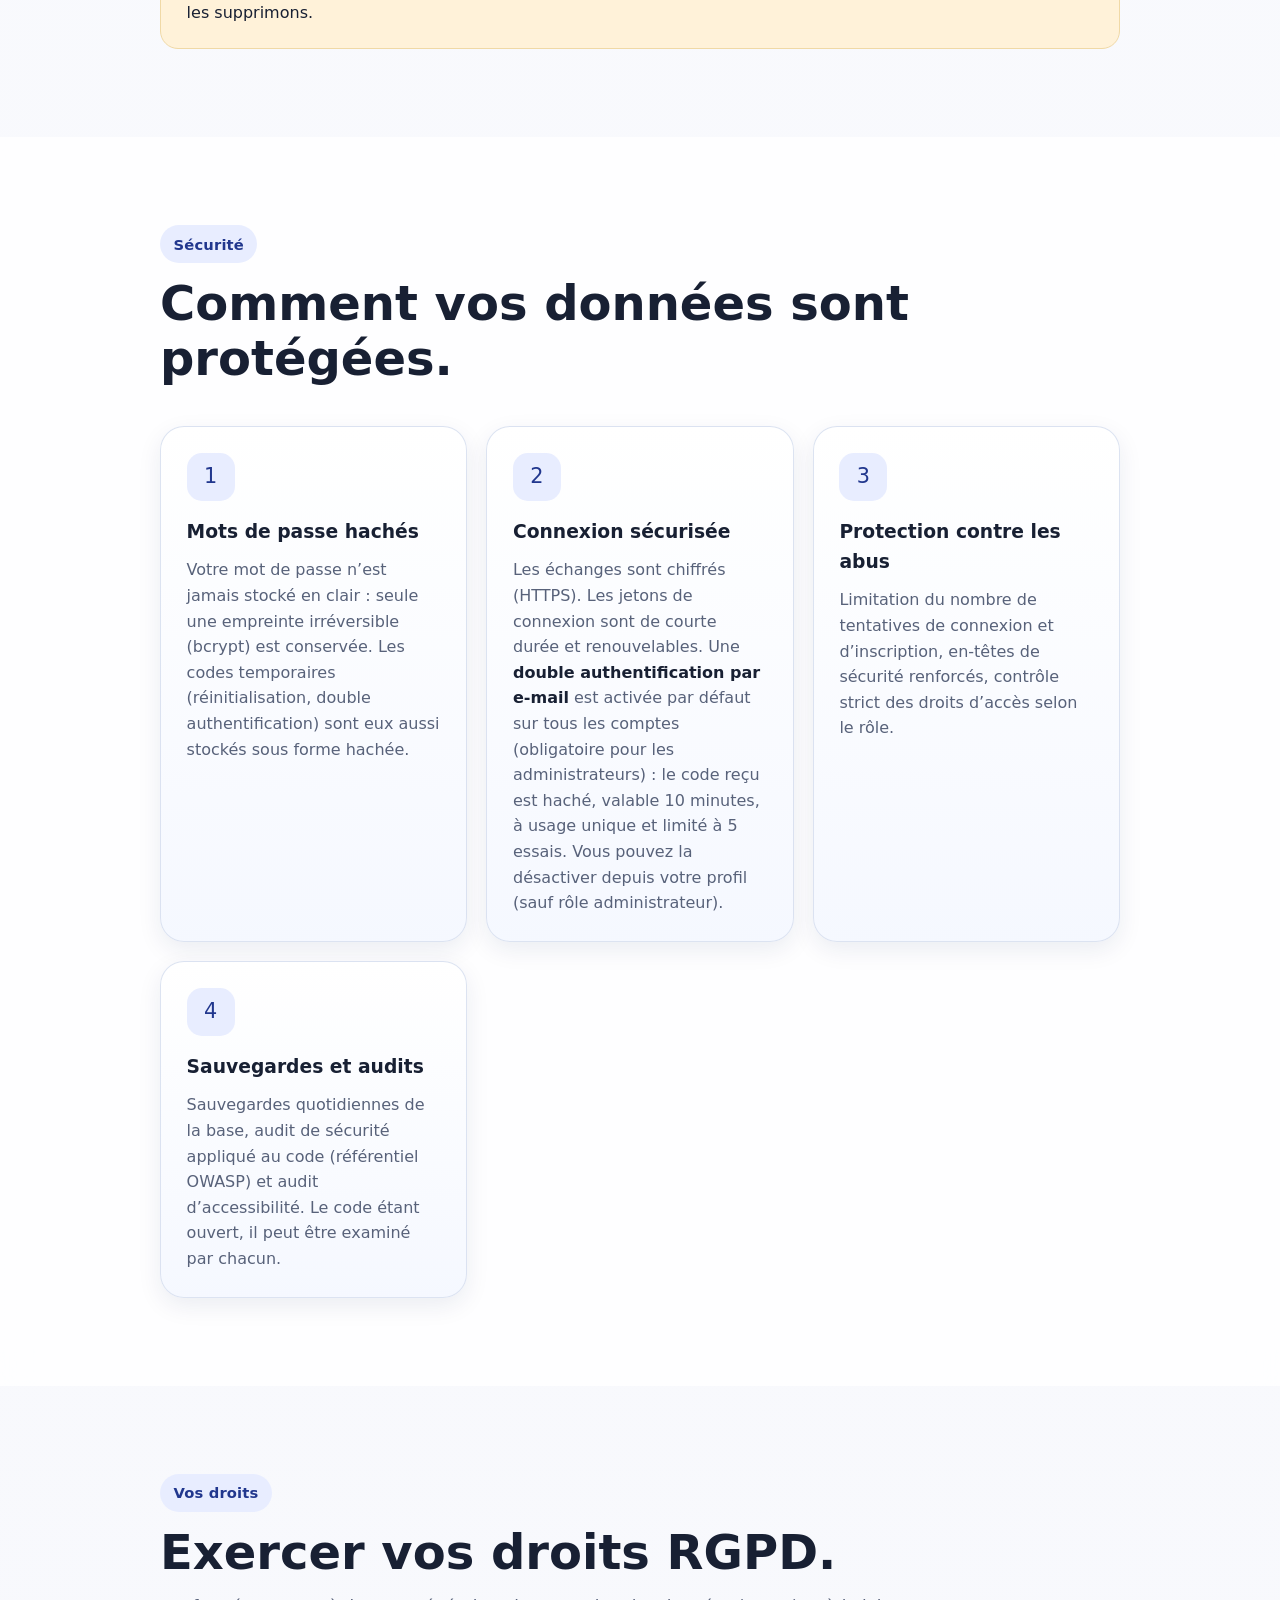
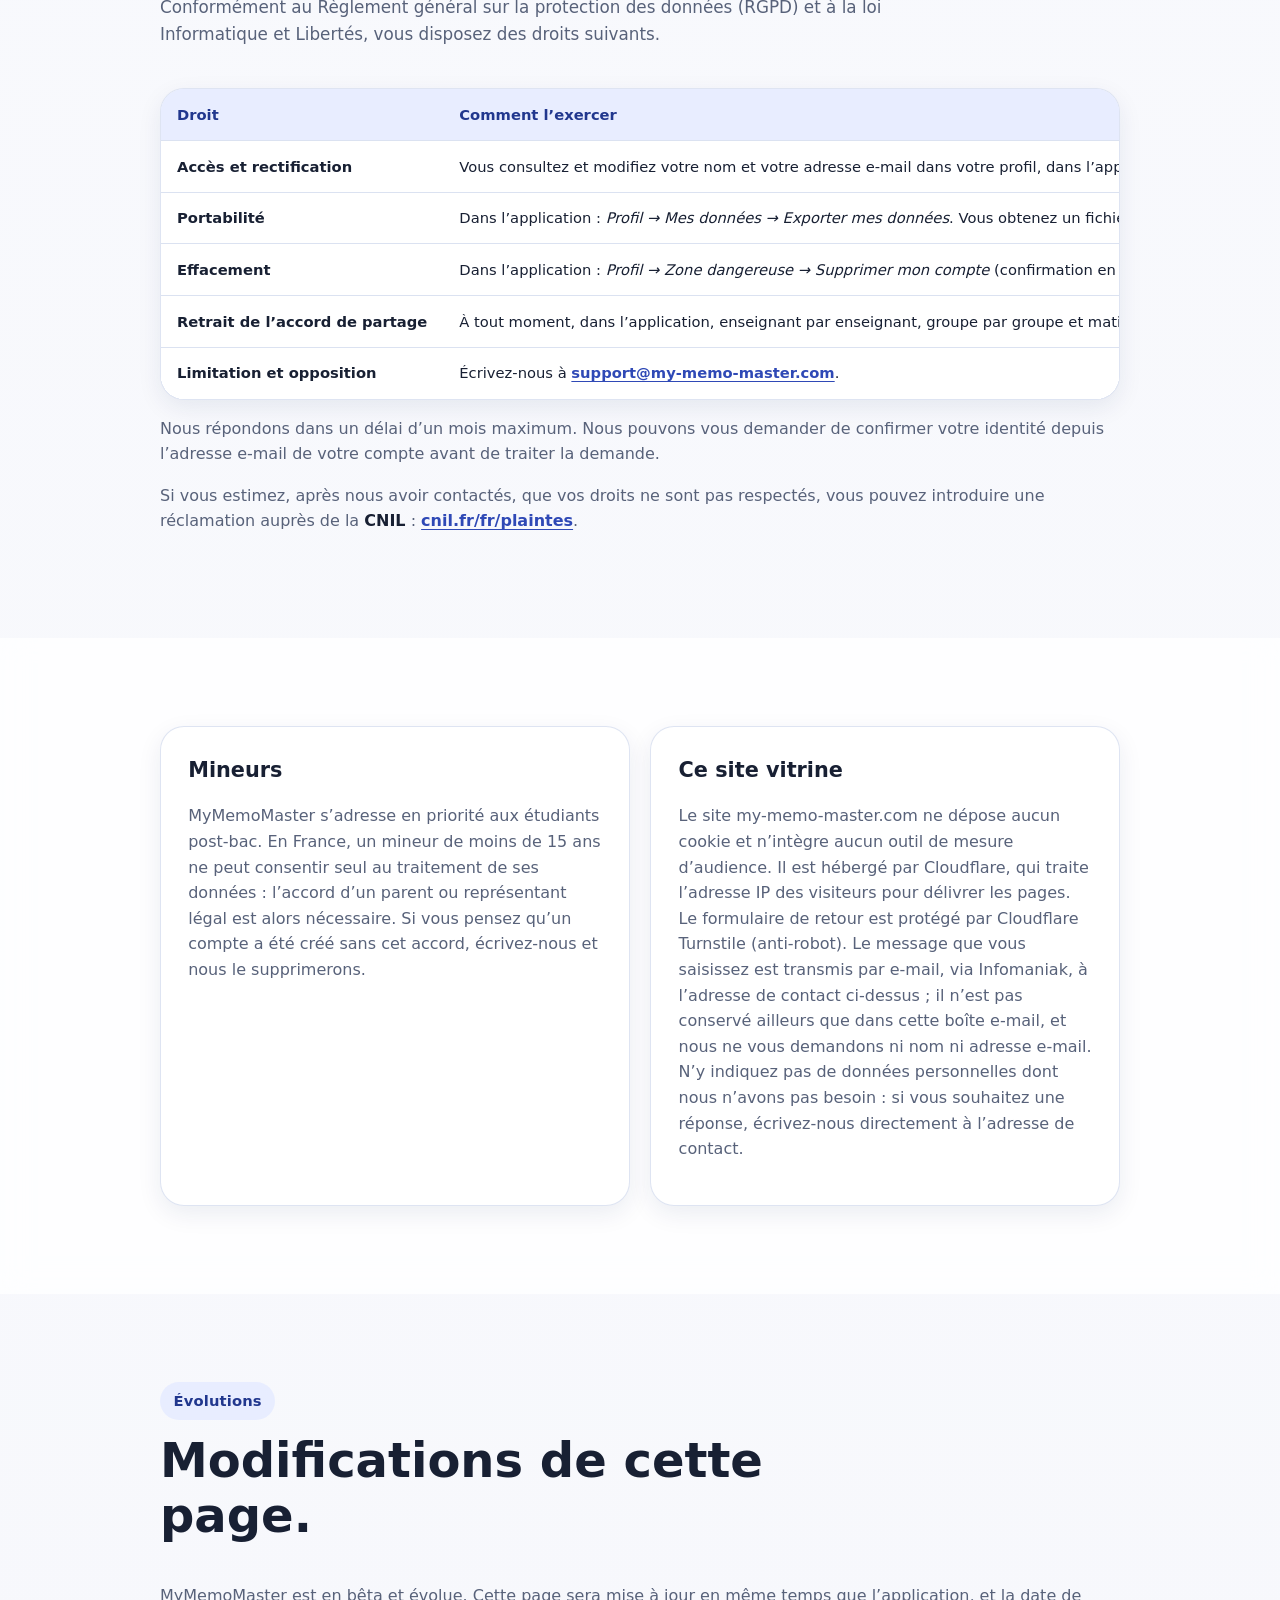
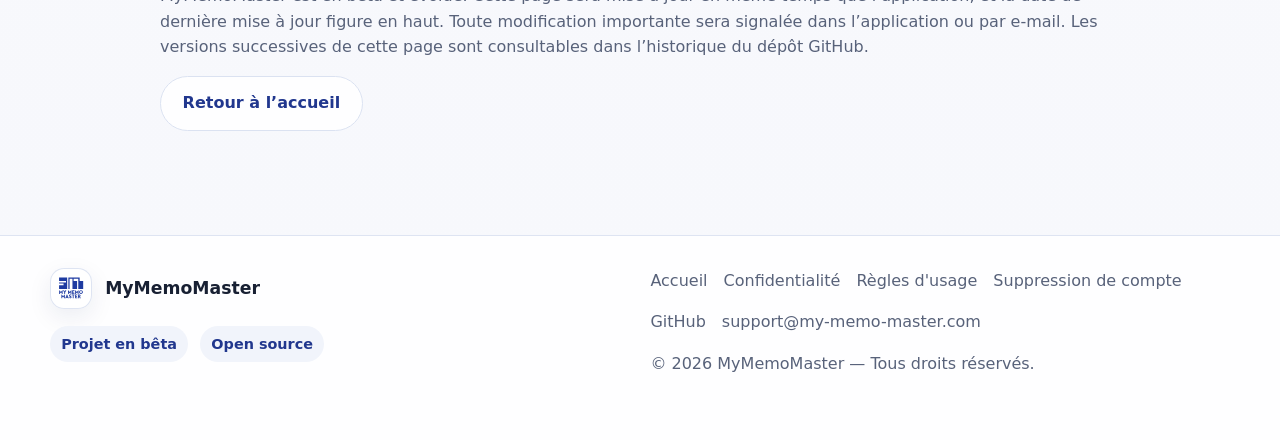
<file: src/confidentialite.html>
<!DOCTYPE html>
<html lang="fr">
<head>
  <meta charset="UTF-8" />
  <meta name="viewport" content="width=device-width, initial-scale=1.0" />
  <meta name="description" content="Politique de confidentialité de MyMemoMaster : quelles données sont collectées, pourquoi, avec qui elles sont partagées, combien de temps elles sont conservées et comment exercer vos droits RGPD." />
  <link rel="canonical" href="https://my-memo-master.com/confidentialite.html" />
  <link rel="icon" type="image/svg+xml" href="./images/logo-full.svg" />
  <title>Confidentialité et données personnelles — MyMemoMaster</title>

  <meta property="og:type" content="website" />
  <meta property="og:site_name" content="MyMemoMaster" />
  <meta property="og:locale" content="fr_FR" />
  <meta property="og:url" content="https://my-memo-master.com/confidentialite.html" />
  <meta property="og:title" content="Confidentialité et données personnelles — MyMemoMaster" />
  <meta property="og:description" content="Ce que MyMemoMaster collecte, pourquoi, avec qui c'est partagé, combien de temps c'est conservé, et vos droits RGPD." />
  <meta property="og:image" content="https://my-memo-master.com/assets/revision-alternante.webp" />

  <link rel="stylesheet" href="css/main.css" />
  <link rel="stylesheet" href="css/legal.css" />
</head>
<body>
  <header class="site-header">
    <div class="container nav-wrap">
      <a class="brand" href="./" aria-label="Retour à l'accueil MyMemoMaster">
        <span class="brand-mark" aria-hidden="true">
          <img src="./images/logo-full.svg" alt="" />
        </span>
        <span id="brandName">MyMemoMaster</span>
      </a>

      <button class="nav-toggle" type="button" aria-expanded="false" aria-controls="navMenu" aria-label="Ouvrir le menu">
        <span></span>
      </button>

      <nav id="navMenu" class="nav-menu" aria-label="Navigation principale">
        <div class="nav-links">
          <a href="./">Accueil</a>
          <a href="#resume">En bref</a>
          <a href="#donnees">Données</a>
          <a href="#partage">Partage</a>
          <a href="#droits">Vos droits</a>
        </div>
        <a class="btn btn-primary" href="https://app.my-memo-master.com" target="_blank" rel="noopener">Accéder à l'application</a>
      </nav>
    </div>
  </header>

  <main id="top">
    <section class="section legal-hero">
      <div class="container">
        <div class="section-heading">
          <span class="eyebrow">Confidentialité</span>
          <h1>Vos données, expliquées simplement.</h1>
          <p>MyMemoMaster est un projet open source en bêta : son code est public, et cette page décrit ce qu’il fait réellement de vos données. Elle est rédigée à partir du fonctionnement actuel de l’application, y compris ses limites.</p>
          <p class="legal-updated">Dernière mise à jour : <time datetime="2026-11-01">1er novembre 2026</time></p>
        </div>
      </div>
    </section>

    <!-- En bref -->
    <section class="section section-alt" id="resume">
      <div class="container">
        <div class="section-heading">
          <span class="eyebrow">En bref</span>
          <h2>Les points essentiels.</h2>
        </div>

        <div class="feature-grid">
          <div class="feature-card">
            <div class="feature-icon">✓</div>
            <h3>Aucune publicité, aucun suivi</h3>
            <p>L’application n’intègre ni outil de mesure d’audience, ni publicité, ni traceur tiers. Elle n’utilise pas de cookies : seul le stockage local de votre navigateur sert à vous garder connecté.</p>
          </div>
          <div class="feature-card">
            <div class="feature-icon">✓</div>
            <h3>Vos données ne sont pas vendues</h3>
            <p>Elles servent uniquement à faire fonctionner le service de révision. Aucune revente, aucun profilage commercial.</p>
          </div>
          <div class="feature-card">
            <div class="feature-icon">✓</div>
            <h3>Vous décidez de ce qu’un enseignant voit</h3>
            <p>Vos statistiques de révision ne sont visibles d’un enseignant que si vous le décidez, enseignant par enseignant et groupe par groupe, et vous pouvez retirer cet accord à tout moment.</p>
          </div>
          <div class="feature-card">
            <div class="feature-icon">✓</div>
            <h3>IA : un fournisseur européen</h3>
            <p>Les fonctions d’IA passent par Mistral AI, société française, choisie en priorité pour des raisons de conformité RGPD.</p>
          </div>
          <div class="feature-card">
            <div class="feature-icon">✓</div>
            <h3>Export et suppression en libre-service</h3>
            <p>Depuis votre profil, vous exportez vos données en un fichier JSON, vous les réimportez, ou vous supprimez votre compte. Les détails (et une exception à connaître) sont décrits plus bas.</p>
          </div>
          <div class="feature-card">
            <div class="feature-icon">✓</div>
            <h3>Code vérifiable</h3>
            <p>Le fonctionnement décrit ici peut être vérifié dans le <a class="legal-link" href="https://github.com/entrezunfredici/MyMemoMaster" target="_blank" rel="noopener">dépôt GitHub</a> du projet.</p>
          </div>
        </div>
      </div>
    </section>

    <!-- Responsable -->
    <section class="section" id="responsable">
      <div class="container legal-content">
        <div class="section-heading">
          <span class="eyebrow">Responsable du traitement</span>
          <h2>Qui est responsable de vos données ?</h2>
        </div>
        <p>Le projet MyMemoMaster, développé et exploité par son auteur (voir le <a class="legal-link" href="https://github.com/entrezunfredici/MyMemoMaster" target="_blank" rel="noopener">dépôt du projet</a>), est responsable du traitement des données collectées par l’application <strong>app.my-memo-master.com</strong> et par le site <strong>my-memo-master.com</strong>.</p>
        <p>Pour toute question relative à vos données, une seule adresse : <a class="legal-link legal-contact" href="mailto:support@my-memo-master.com">support@my-memo-master.com</a>.</p>
        <p>Lorsque votre établissement crée des groupes classe sur MyMemoMaster, il agit pour ses propres besoins pédagogiques ; nous restons responsables du fonctionnement technique de la plateforme.</p>
      </div>
    </section>

    <!-- Données collectées -->
    <section class="section section-alt" id="donnees">
      <div class="container legal-content">
        <div class="section-heading">
          <span class="eyebrow">Données collectées</span>
          <h2>Quelles données, pour quoi faire ?</h2>
          <p>Nous ne collectons que ce dont l’application a besoin pour fonctionner. Le fondement juridique est l’exécution du service que vous avez demandé (création de compte et utilisation de la plateforme), complété par votre consentement pour le partage de vos statistiques avec un enseignant, et par notre intérêt légitime pour la sécurité du service.</p>
        </div>

        <div class="table-scroll">
          <table class="compare-table legal-table">
            <thead>
              <tr>
                <th>Catégorie</th>
                <th>Détail</th>
                <th>Finalité</th>
              </tr>
            </thead>
            <tbody>
              <tr>
                <td>Compte</td>
                <td>Nom, adresse e-mail, mot de passe, rôle (étudiant, enseignant, administrateur d’établissement…), date de dernière connexion, codes temporaires de vérification d’e-mail, de réinitialisation du mot de passe et de double authentification, réglage d’activation de la double authentification.</td>
                <td>Créer et sécuriser votre compte, vous identifier.</td>
              </tr>
              <tr>
                <td>Contenus que vous créez</td>
                <td>Cartes mentales, flashcards, exercices, réponses, images et fichiers PDF importés.</td>
                <td>Fournir le service de révision.</td>
              </tr>
              <tr>
                <td>Activité d’apprentissage</td>
                <td>Séances de révision, résultats aux exercices, boîtes du système de Leitner, indicateurs de progression, temps de consultation d’une carte mentale, état du parcours de découverte.</td>
                <td>Calculer votre progression, planifier vos révisions, afficher vos statistiques.</td>
              </tr>
              <tr>
                <td>Planning</td>
                <td>Événements de calendrier, échéances, rappels.</td>
                <td>Vous aider à organiser vos révisions.</td>
              </tr>
              <tr>
                <td>Classes</td>
                <td>Appartenance à un groupe, invitations, ressources partagées, rendus de devoirs.</td>
                <td>Fonctions de groupe classe.</td>
              </tr>
              <tr>
                <td>Modération</td>
                <td>Signalements de contenus partagés dans un groupe classe : motif, commentaire du signalant, copie des informations utiles du contenu signalé (titre, description, nom du fichier), décision et son motif, identité du modérateur, journal des actions.</td>
                <td>Traiter les signalements, motiver et pouvoir contester les décisions. Voir les <a class="legal-link" href="regles-usage.html">règles d’usage</a>.</td>
              </tr>
              <tr>
                <td>Administration et sécurité</td>
                <td>Journal d’audit des actions d’administration (changement de rôle, activation de compte, gestion de groupes…), journaux techniques des requêtes (dont l’adresse IP), compteurs d’utilisation de l’IA (nombre de jetons et de pages traités, sans le contenu).</td>
                <td>Sécuriser le service, détecter les abus, limiter les coûts d’IA, diagnostiquer les pannes.</td>
              </tr>
            </tbody>
          </table>
        </div>

        <p class="legal-note">L’application ne demande aucune donnée sensible : ni date de naissance, ni adresse postale, ni numéro de téléphone, ni localisation.</p>
      </div>
    </section>

    <!-- Partage -->
    <section class="section" id="partage">
      <div class="container legal-content">
        <div class="section-heading">
          <span class="eyebrow">Partage et sous-traitants</span>
          <h2>Avec qui vos données sont-elles partagées ?</h2>
        </div>

        <div class="audience-grid">
          <article class="card">
            <h3>Mistral AI (intelligence artificielle)</h3>
            <p>Quand vous utilisez une fonction d’IA, le texte nécessaire est envoyé à Mistral AI :</p>
            <ul class="list">
              <li><span class="bullet">•</span><span>le <strong>contenu de vos cours</strong> (texte, ou PDF analysé par reconnaissance de caractères s’il s’agit d’un scan) pour générer des cartes ou des exercices ;</span></li>
              <li><span class="bullet">•</span><span><strong>votre réponse et les réponses attendues</strong> pour corriger une réponse rédigée librement.</span></li>
            </ul>
            <p>Rien n’est envoyé à Mistral AI sans que vous ayez lancé une de ces fonctions. Des plafonds quotidiens et mensuels limitent l’usage ; au-delà, la correction bascule sur un modèle qui tourne sur nos propres serveurs, sans appel externe.</p>
            <p class="legal-note">D’après la documentation publique de Mistral AI consultée par le projet : société française, données traitées dans l’Union européenne par défaut, conservation limitée à 30 jours à des fins de lutte contre les abus, pas d’entraînement des modèles sur vos données sans accord explicite, accord de traitement RGPD disponible. Ces conditions relèvent de Mistral AI et peuvent évoluer.</p>
          </article>

          <article class="card">
            <h3>Les autres prestataires techniques</h3>
            <ul class="list">
              <li><span class="bullet">•</span><span><strong>Envoi d’e-mails</strong> (Infomaniak, Suisse) : e-mails de vérification d’adresse, de réinitialisation de mot de passe et de double authentification, ainsi que les messages reçus via le formulaire de retour du site. <strong>Mailjet</strong> (groupe Sinch) sert de prestataire de secours : si l’envoi par Infomaniak échoue, les e-mails de l’application transitent par Mailjet. D’après la documentation publique de Mailjet : accord de traitement RGPD intégré au contrat et, pour les transferts hors Union européenne, clauses contractuelles types de la Commission européenne. Ces conditions relèvent de Mailjet et peuvent évoluer.</span></li>
              <li><span class="bullet">•</span><span><strong>Hébergement et stockage de fichiers</strong> (Infomaniak, Suisse) : l’API, la base de données (Kubernetes) et les fichiers importés (stockage d’objets compatible S3) sont hébergés chez Infomaniak, dans ses centres de données suisses. La Suisse bénéficie d’une décision d’adéquation de la Commission européenne : le niveau de protection des données y est reconnu comme équivalent à celui de l’UE.</span></li>
              <li><span class="bullet">•</span><span><strong>Cloudflare</strong> : héberge ce site vitrine, fournit le contrôle anti-robot (Turnstile) des formulaires de ce site (retour et inscription à la liste Android) et exécute le petit programme (Worker) qui les transmet par e-mail. Si vous vous inscrivez à la liste Android, votre adresse e-mail est reçue sur notre boîte de support et n’est utilisée que pour vous prévenir de l’ouverture de l’essai.</span></li>
            </ul>
          </article>

          <article class="card">
            <h3>Votre établissement et vos enseignants</h3>
            <ul class="list">
              <li><span class="bullet">•</span><span>Les membres d’un <strong>groupe classe</strong> voient les contenus que vous y partagez et les rendus que vous y déposez.</span></li>
              <li><span class="bullet">•</span><span>Un enseignant ne voit <strong>vos statistiques de révision</strong> que si vous lui en avez donné l’accès, pour ce groupe, sur toutes vos matières ou sur une matière précise. Le retrait de l’accord est immédiat. Même un administrateur ne contourne pas cette règle.</span></li>
            </ul>
          </article>

          <article class="card">
            <h3>Ce que nous ne faisons pas</h3>
            <ul class="list">
              <li><span class="bullet">✕</span><span>Nous ne vendons ni ne louons vos données.</span></li>
              <li><span class="bullet">✕</span><span>Nous n’affichons aucune publicité.</span></li>
              <li><span class="bullet">✕</span><span>Nous n’utilisons aucun outil de mesure d’audience ni de traceur tiers.</span></li>
              <li><span class="bullet">✕</span><span>Les polices de l’application sont hébergées chez nous : aucun appel à un service de polices externe.</span></li>
            </ul>
          </article>
        </div>
      </div>
    </section>

    <!-- Cookies et stockage -->
    <section class="section section-alt" id="cookies">
      <div class="container legal-content">
        <div class="section-heading">
          <span class="eyebrow">Cookies et stockage local</span>
          <h2>Pas de cookies, mais du stockage local.</h2>
        </div>
        <p>L’application ne dépose <strong>aucun cookie</strong>. Elle utilise le stockage local de votre navigateur pour trois usages strictement nécessaires ou de confort, qui ne sont jamais transmis à des tiers :</p>
        <ul class="legal-list">
          <li><strong>Votre session</strong> (jeton de connexion et jeton de renouvellement, d’une durée de 7 jours par défaut) pour vous éviter de vous reconnecter à chaque page. Ils sont effacés à la déconnexion.</li>
          <li><strong>Votre préférence de thème</strong> (mode sombre).</li>
          <li><strong>L’avancement du parcours guidé</strong>, conservé uniquement le temps de la session du navigateur.</li>
        </ul>
        <p>Ces éléments sont nécessaires au fonctionnement du service ou relèvent d’un choix que vous faites vous-même : ils ne requièrent pas de bandeau de consentement. Ce site vitrine, lui, ne dépose rien de tel.</p>
      </div>
    </section>

    <!-- Conservation -->
    <section class="section" id="conservation">
      <div class="container legal-content">
        <div class="section-heading">
          <span class="eyebrow">Durées de conservation</span>
          <h2>Combien de temps vos données sont-elles gardées ?</h2>
        </div>
        <p>Vos données sont conservées <strong>tant que votre compte existe</strong>. Après suppression du compte :</p>
        <ul class="legal-list">
          <li>vos informations de compte, vos séances de révision, vos rappels, vos événements, vos accords de partage de statistiques, vos appartenances à des groupes, vos rendus de devoirs et vos brouillons de génération par IA sont <strong>effacés</strong> ;</li>
          <li>les <strong>sauvegardes</strong> de la base de données (une par jour, 14 conservées par défaut) continuent de contenir vos données jusqu’à leur renouvellement, soit environ deux semaines ; elles ne sont pas restaurées pour remettre un compte supprimé en service ;</li>
          <li>le <strong>journal d’audit</strong> des actions d’administration est conservé de façon détachée de votre identité (l’identifiant de l’auteur de l’action est supprimé).</li>
        </ul>

        <p><strong id="moderation">Modération.</strong> Les dossiers de signalement clos (rejetés ou supprimés) et leurs entrées de journal sont supprimés <strong>un an</strong> après leur clôture. Un contenu masqué est supprimé définitivement au bout de 30 jours s’il n’est pas rétabli. Le signalant n’est jamais révélé à l’auteur du contenu.</p>

        <div class="legal-callout">
          <h3>Une exception à connaître</h3>
          <p>Les <strong>systèmes de flashcards (Leitner) et les cartes mentales</strong> que vous avez créés ne sont pas détruits avec votre compte : ils sont <strong>détachés de votre identité</strong> mais conservés dans la base, afin de ne pas faire disparaître des contenus que d’autres utilisateurs ont pu utiliser. Si ces contenus contiennent des informations personnelles ou si vous souhaitez leur effacement complet, écrivez à <a class="legal-link" href="mailto:support@my-memo-master.com">support@my-memo-master.com</a> : nous les supprimons.</p>
        </div>
      </div>
    </section>

    <!-- Sécurité -->
    <section class="section section-alt" id="securite">
      <div class="container legal-content">
        <div class="section-heading">
          <span class="eyebrow">Sécurité</span>
          <h2>Comment vos données sont protégées.</h2>
        </div>
        <div class="feature-grid">
          <div class="feature-card">
            <div class="feature-icon">1</div>
            <h3>Mots de passe hachés</h3>
            <p>Votre mot de passe n’est jamais stocké en clair : seule une empreinte irréversible (bcrypt) est conservée. Les codes temporaires (réinitialisation, double authentification) sont eux aussi stockés sous forme hachée.</p>
          </div>
          <div class="feature-card">
            <div class="feature-icon">2</div>
            <h3>Connexion sécurisée</h3>
            <p>Les échanges sont chiffrés (HTTPS). Les jetons de connexion sont de courte durée et renouvelables. Une <strong>double authentification par e-mail</strong> est activée par défaut sur tous les comptes (obligatoire pour les administrateurs) : le code reçu est haché, valable 10 minutes, à usage unique et limité à 5 essais. Vous pouvez la désactiver depuis votre profil (sauf rôle administrateur).</p>
          </div>
          <div class="feature-card">
            <div class="feature-icon">3</div>
            <h3>Protection contre les abus</h3>
            <p>Limitation du nombre de tentatives de connexion et d’inscription, en-têtes de sécurité renforcés, contrôle strict des droits d’accès selon le rôle.</p>
          </div>
          <div class="feature-card">
            <div class="feature-icon">4</div>
            <h3>Sauvegardes et audits</h3>
            <p>Sauvegardes quotidiennes de la base, audit de sécurité appliqué au code (référentiel OWASP) et audit d’accessibilité. Le code étant ouvert, il peut être examiné par chacun.</p>
          </div>
        </div>
      </div>
    </section>

    <!-- Droits -->
    <section class="section" id="droits">
      <div class="container legal-content">
        <div class="section-heading">
          <span class="eyebrow">Vos droits</span>
          <h2>Exercer vos droits RGPD.</h2>
          <p>Conformément au Règlement général sur la protection des données (RGPD) et à la loi Informatique et Libertés, vous disposez des droits suivants.</p>
        </div>

        <div class="table-scroll">
          <table class="compare-table legal-table">
            <thead>
              <tr>
                <th>Droit</th>
                <th>Comment l’exercer</th>
              </tr>
            </thead>
            <tbody>
              <tr>
                <td>Accès et rectification</td>
                <td>Vous consultez et modifiez votre nom et votre adresse e-mail dans votre profil, dans l’application.</td>
              </tr>
              <tr>
                <td>Portabilité</td>
                <td>Dans l’application : <em>Profil → Mes données → Exporter mes données</em>. Vous obtenez un fichier JSON contenant votre profil (sans mot de passe ni code ou jeton de sécurité), vos systèmes de flashcards, vos cartes mentales, vos exercices et résultats, vos séances de révision, vos rappels et vos groupes. Ce fichier peut être réimporté dans un compte MyMemoMaster (<em>Importer</em>) : l’import fusionne avec l’existant sans rien écraser. Limité à 5 exports ou imports par heure. Ne figurent pas encore dans l’export : ressources et rendus de classe, événements de calendrier, échéances et accords de partage de statistiques ; sur demande, nous vous les transmettons par e-mail.</td>
              </tr>
              <tr>
                <td>Effacement</td>
                <td>Dans l’application : <em>Profil → Zone dangereuse → Supprimer mon compte</em> (confirmation en tapant « SUPPRIMER »). La suppression est irréversible. Si vous n’avez plus accès à votre compte, utilisez le <a class="legal-link" href="suppression.html#demande">formulaire de demande de suppression</a>. Voir l’exception décrite dans « Durées de conservation ».</td>
              </tr>
              <tr>
                <td>Retrait de l’accord de partage</td>
                <td>À tout moment, dans l’application, enseignant par enseignant, groupe par groupe et matière par matière.</td>
              </tr>
              <tr>
                <td>Limitation et opposition</td>
                <td>Écrivez-nous à <a class="legal-link" href="mailto:support@my-memo-master.com">support@my-memo-master.com</a>.</td>
              </tr>
            </tbody>
          </table>
        </div>

        <p>Nous répondons dans un délai d’un mois maximum. Nous pouvons vous demander de confirmer votre identité depuis l’adresse e-mail de votre compte avant de traiter la demande.</p>
        <p>Si vous estimez, après nous avoir contactés, que vos droits ne sont pas respectés, vous pouvez introduire une réclamation auprès de la <strong>CNIL</strong> : <a class="legal-link" href="https://www.cnil.fr/fr/plaintes" target="_blank" rel="noopener">cnil.fr/fr/plaintes</a>.</p>
      </div>
    </section>

    <!-- Mineurs + site -->
    <section class="section section-alt" id="autres">
      <div class="container legal-content">
        <div class="audience-grid">
          <article class="card">
            <h3>Mineurs</h3>
            <p>MyMemoMaster s’adresse en priorité aux étudiants post-bac. En France, un mineur de moins de 15 ans ne peut consentir seul au traitement de ses données : l’accord d’un parent ou représentant légal est alors nécessaire. Si vous pensez qu’un compte a été créé sans cet accord, écrivez-nous et nous le supprimerons.</p>
          </article>
          <article class="card">
            <h3>Ce site vitrine</h3>
            <p>Le site my-memo-master.com ne dépose aucun cookie et n’intègre aucun outil de mesure d’audience. Il est hébergé par Cloudflare, qui traite l’adresse IP des visiteurs pour délivrer les pages. Le formulaire de retour est protégé par Cloudflare Turnstile (anti-robot). Le message que vous saisissez est transmis par e-mail, via Infomaniak, à l’adresse de contact ci-dessus ; il n’est pas conservé ailleurs que dans cette boîte e-mail, et nous ne vous demandons ni nom ni adresse e-mail. N’y indiquez pas de données personnelles dont nous n’avons pas besoin : si vous souhaitez une réponse, écrivez-nous directement à l’adresse de contact.</p>
          </article>
        </div>
      </div>
    </section>

    <!-- Évolutions -->
    <section class="section" id="evolutions">
      <div class="container legal-content">
        <div class="section-heading">
          <span class="eyebrow">Évolutions</span>
          <h2>Modifications de cette page.</h2>
        </div>
        <p>MyMemoMaster est en bêta et évolue. Cette page sera mise à jour en même temps que l’application, et la date de dernière mise à jour figure en haut. Toute modification importante sera signalée dans l’application ou par e-mail. Les versions successives de cette page sont consultables dans l’historique du dépôt GitHub.</p>
        <p><a class="btn btn-secondary" href="./">Retour à l’accueil</a></p>
      </div>
    </section>
  </main>

  <footer class="site-footer">
    <div class="container footer-grid">
      <div class="footer-brand">
        <div class="brand">
          <span class="brand-mark" aria-hidden="true">
            <img src="./images/logo-full.svg" alt="" />
          </span>
          <span id="footerBrandName">MyMemoMaster</span>
        </div>
        <div class="footer-tags">
          <span class="footer-tag">Projet en bêta</span>
          <span class="footer-tag">Open source</span>
        </div>
      </div>

      <div>
        <div class="footer-links">
          <a href="./">Accueil</a>
          <a href="confidentialite.html">Confidentialité</a>
          <a href="regles-usage.html">Règles d'usage</a>
          <a href="suppression.html">Suppression de compte</a>
          <a href="https://github.com/entrezunfredici/MyMemoMaster" target="_blank" rel="noopener">GitHub</a>
          <a id="footerContactLink" href="mailto:support@my-memo-master.com">Contact</a>
        </div>
        <p class="footer-meta">© <span id="currentYear"></span> <span id="footerProjectName">MyMemoMaster</span> — Tous droits réservés.</p>
      </div>
    </div>
  </footer>

  <script type="module" src="js/legal.js"></script>
</body>
</html>
</file>
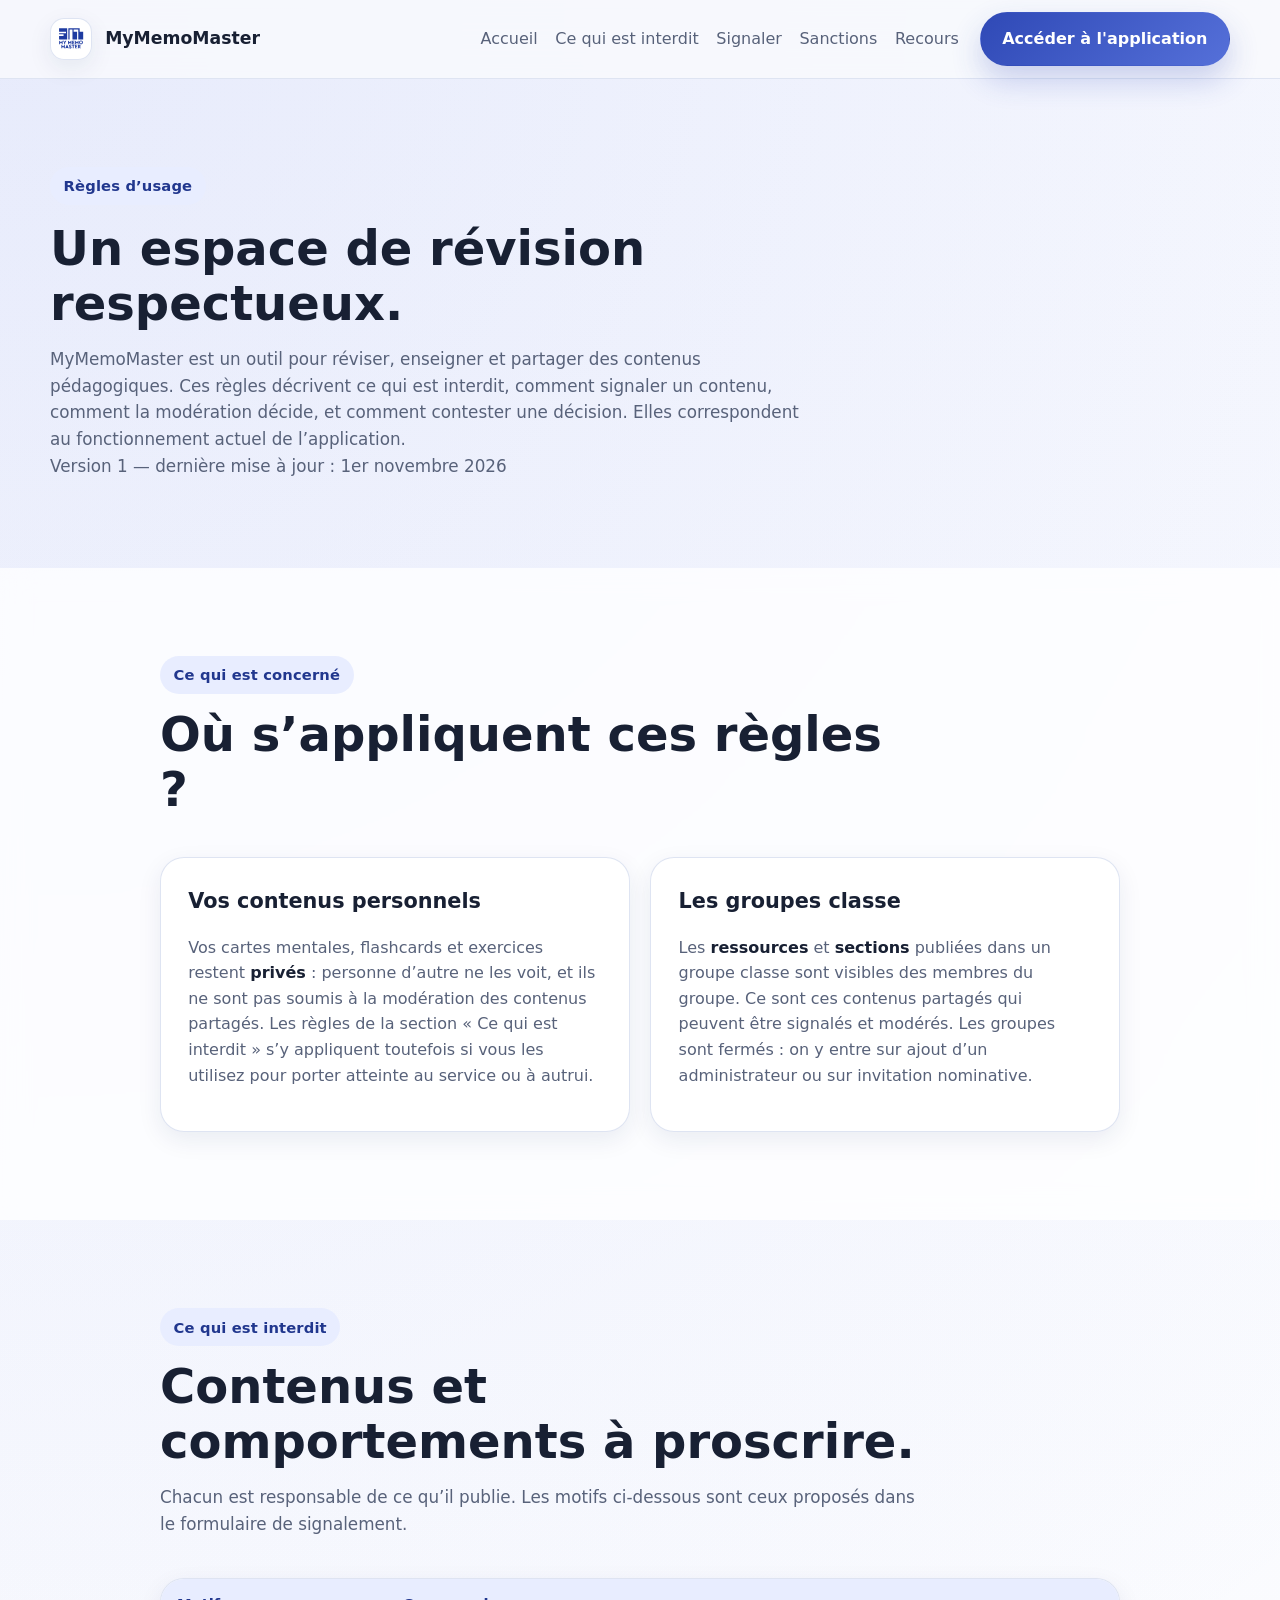
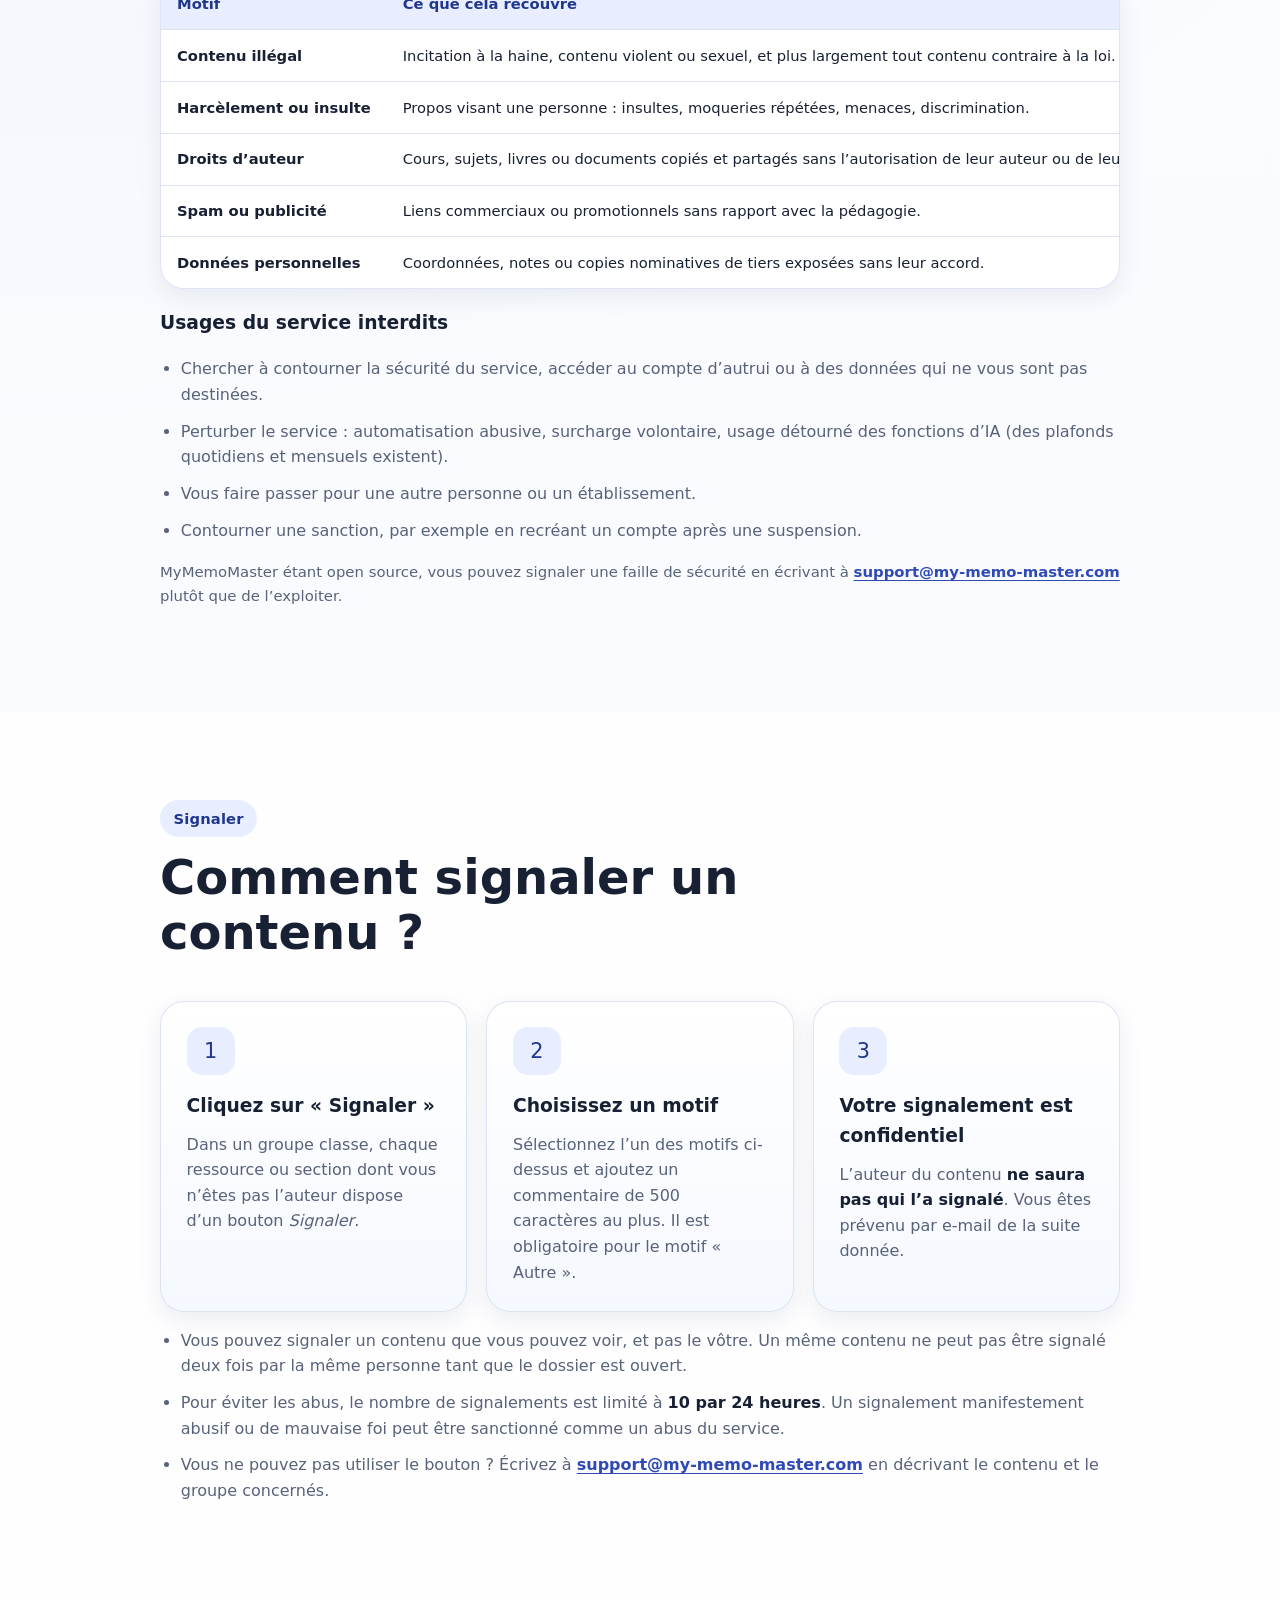
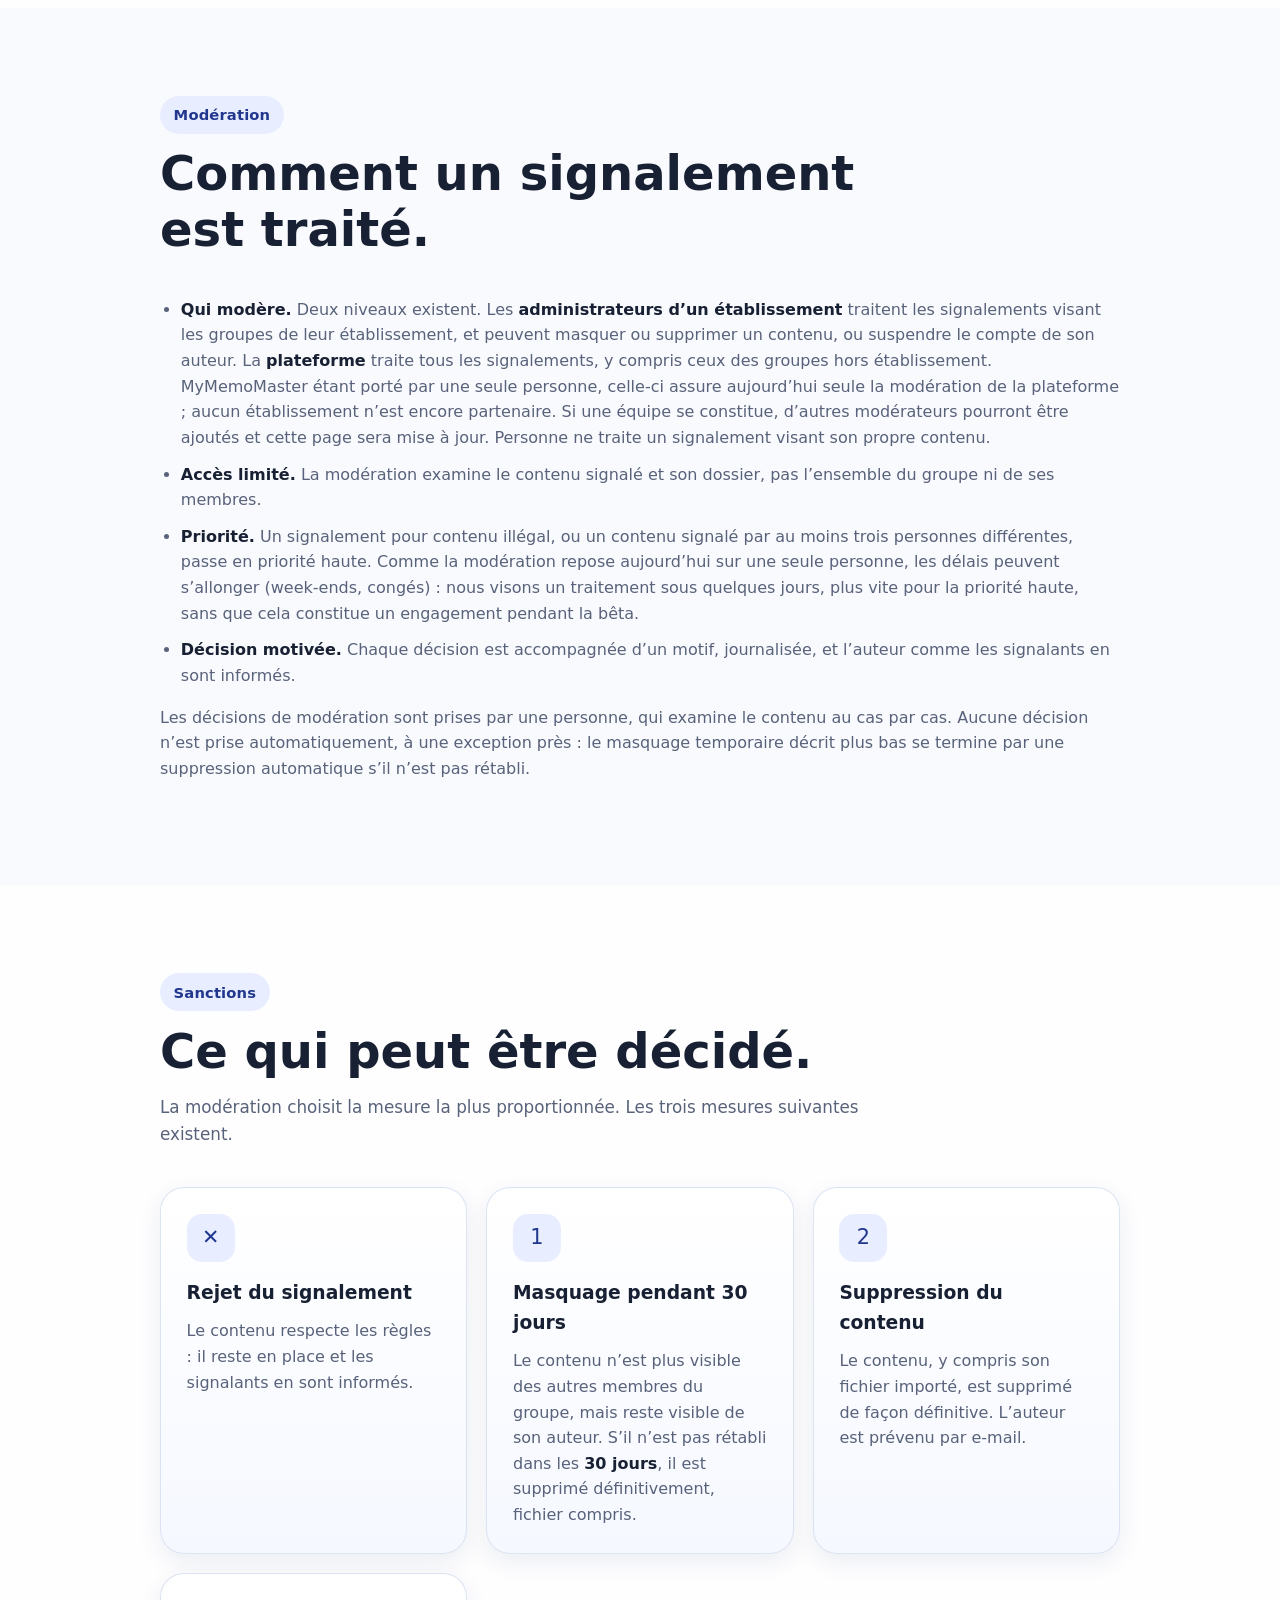
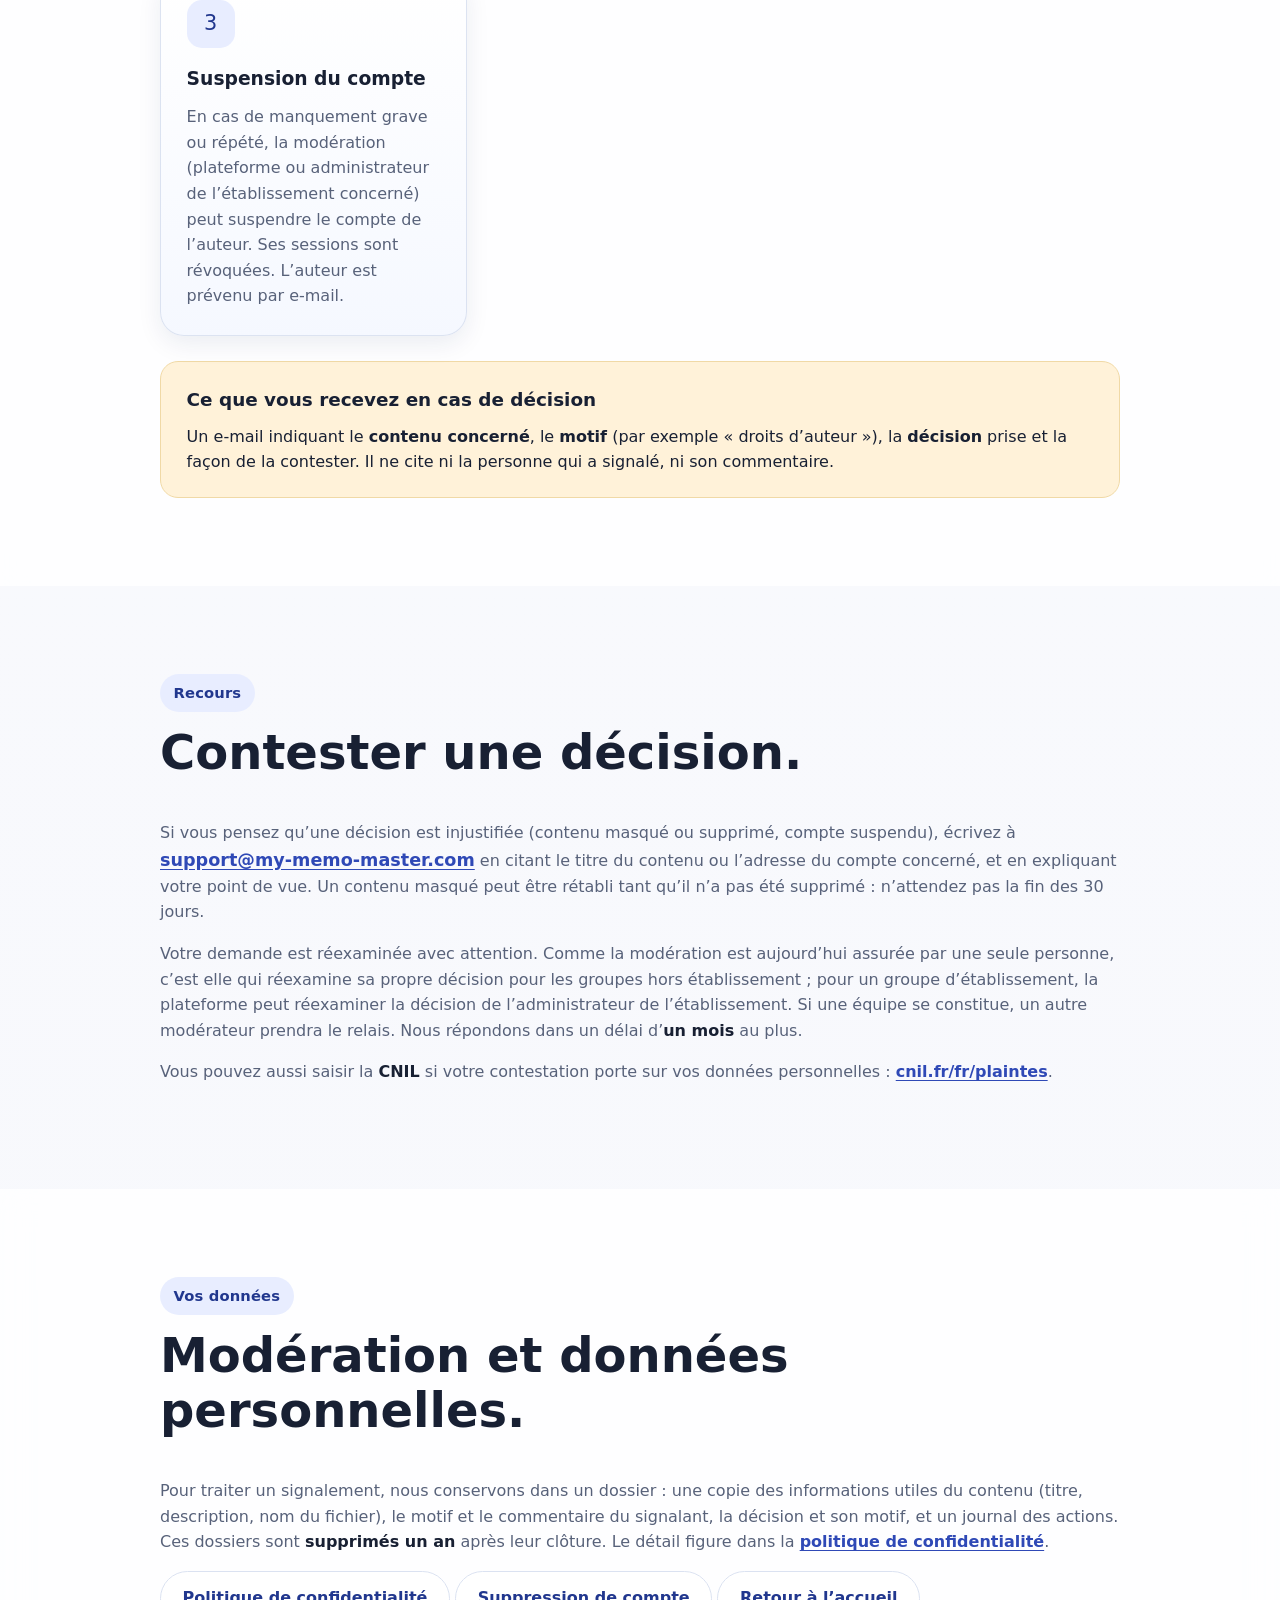
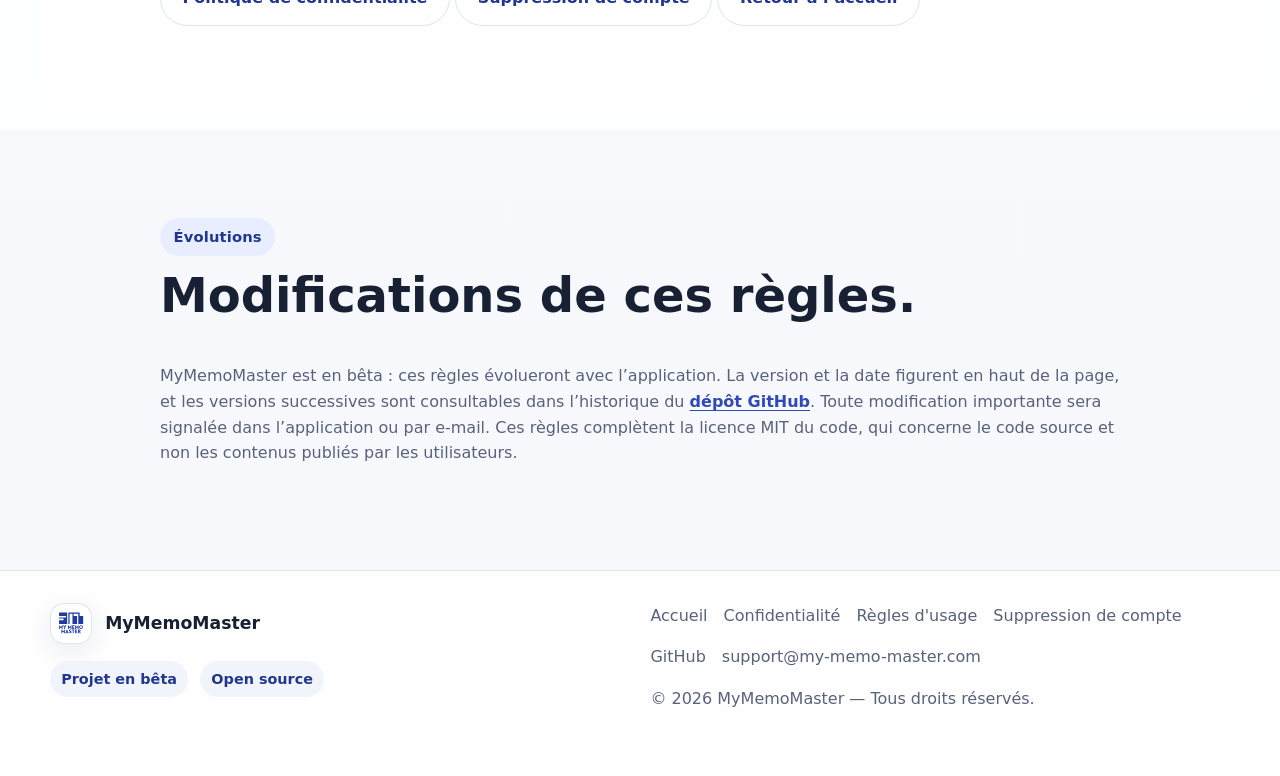
<file: src/regles-usage.html>
<!DOCTYPE html>
<html lang="fr">
<head>
  <meta charset="UTF-8" />
  <meta name="viewport" content="width=device-width, initial-scale=1.0" />
  <meta name="description" content="Règles d'usage de MyMemoMaster : contenus et comportements interdits, signalement, modération, sanctions et recours." />
  <link rel="canonical" href="https://my-memo-master.com/regles-usage.html" />
  <link rel="icon" type="image/svg+xml" href="./images/logo-full.svg" />
  <title>Règles d'usage et modération — MyMemoMaster</title>

  <meta property="og:type" content="website" />
  <meta property="og:site_name" content="MyMemoMaster" />
  <meta property="og:locale" content="fr_FR" />
  <meta property="og:url" content="https://my-memo-master.com/regles-usage.html" />
  <meta property="og:title" content="Règles d'usage et modération — MyMemoMaster" />
  <meta property="og:description" content="Ce qui est interdit sur MyMemoMaster, comment signaler un contenu, comment la modération décide, et comment contester une décision." />
  <meta property="og:image" content="https://my-memo-master.com/assets/revision-alternante.webp" />

  <link rel="stylesheet" href="css/main.css" />
  <link rel="stylesheet" href="css/legal.css" />
</head>
<body>
  <header class="site-header">
    <div class="container nav-wrap">
      <a class="brand" href="./" aria-label="Retour à l'accueil MyMemoMaster">
        <span class="brand-mark" aria-hidden="true">
          <img src="./images/logo-full.svg" alt="" />
        </span>
        <span id="brandName">MyMemoMaster</span>
      </a>

      <button class="nav-toggle" type="button" aria-expanded="false" aria-controls="navMenu" aria-label="Ouvrir le menu">
        <span></span>
      </button>

      <nav id="navMenu" class="nav-menu" aria-label="Navigation principale">
        <div class="nav-links">
          <a href="./">Accueil</a>
          <a href="#interdit">Ce qui est interdit</a>
          <a href="#signalement">Signaler</a>
          <a href="#sanctions">Sanctions</a>
          <a href="#recours">Recours</a>
        </div>
        <a class="btn btn-primary" href="https://app.my-memo-master.com" target="_blank" rel="noopener">Accéder à l'application</a>
      </nav>
    </div>
  </header>

  <main id="top">
    <section class="section legal-hero">
      <div class="container">
        <div class="section-heading">
          <span class="eyebrow">Règles d’usage</span>
          <h1>Un espace de révision respectueux.</h1>
          <p>MyMemoMaster est un outil pour réviser, enseigner et partager des contenus pédagogiques. Ces règles décrivent ce qui est interdit, comment signaler un contenu, comment la modération décide, et comment contester une décision. Elles correspondent au fonctionnement actuel de l’application.</p>
          <p class="legal-updated">Version 1 — dernière mise à jour : <time datetime="2026-11-01">1er novembre 2026</time></p>
        </div>
      </div>
    </section>

    <!-- Périmètre -->
    <section class="section section-alt" id="perimetre">
      <div class="container legal-content">
        <div class="section-heading">
          <span class="eyebrow">Ce qui est concerné</span>
          <h2>Où s’appliquent ces règles ?</h2>
        </div>

        <div class="audience-grid">
          <article class="card">
            <h3>Vos contenus personnels</h3>
            <p>Vos cartes mentales, flashcards et exercices restent <strong>privés</strong> : personne d’autre ne les voit, et ils ne sont pas soumis à la modération des contenus partagés. Les règles de la section « Ce qui est interdit » s’y appliquent toutefois si vous les utilisez pour porter atteinte au service ou à autrui.</p>
          </article>
          <article class="card">
            <h3>Les groupes classe</h3>
            <p>Les <strong>ressources</strong> et <strong>sections</strong> publiées dans un groupe classe sont visibles des membres du groupe. Ce sont ces contenus partagés qui peuvent être signalés et modérés. Les groupes sont fermés : on y entre sur ajout d’un administrateur ou sur invitation nominative.</p>
          </article>
        </div>
      </div>
    </section>

    <!-- Interdit -->
    <section class="section" id="interdit">
      <div class="container legal-content">
        <div class="section-heading">
          <span class="eyebrow">Ce qui est interdit</span>
          <h2>Contenus et comportements à proscrire.</h2>
          <p>Chacun est responsable de ce qu’il publie. Les motifs ci-dessous sont ceux proposés dans le formulaire de signalement.</p>
        </div>

        <div class="table-scroll">
          <table class="compare-table legal-table">
            <thead>
              <tr>
                <th>Motif</th>
                <th>Ce que cela recouvre</th>
              </tr>
            </thead>
            <tbody>
              <tr>
                <td>Contenu illégal</td>
                <td>Incitation à la haine, contenu violent ou sexuel, et plus largement tout contenu contraire à la loi.</td>
              </tr>
              <tr>
                <td>Harcèlement ou insulte</td>
                <td>Propos visant une personne : insultes, moqueries répétées, menaces, discrimination.</td>
              </tr>
              <tr>
                <td>Droits d’auteur</td>
                <td>Cours, sujets, livres ou documents copiés et partagés sans l’autorisation de leur auteur ou de leur éditeur. Partagez vos propres contenus, ou ceux que vous avez le droit de diffuser.</td>
              </tr>
              <tr>
                <td>Spam ou publicité</td>
                <td>Liens commerciaux ou promotionnels sans rapport avec la pédagogie.</td>
              </tr>
              <tr>
                <td>Données personnelles</td>
                <td>Coordonnées, notes ou copies nominatives de tiers exposées sans leur accord.</td>
              </tr>
            </tbody>
          </table>
        </div>

        <h3>Usages du service interdits</h3>
        <ul class="legal-list">
          <li>Chercher à contourner la sécurité du service, accéder au compte d’autrui ou à des données qui ne vous sont pas destinées.</li>
          <li>Perturber le service : automatisation abusive, surcharge volontaire, usage détourné des fonctions d’IA (des plafonds quotidiens et mensuels existent).</li>
          <li>Vous faire passer pour une autre personne ou un établissement.</li>
          <li>Contourner une sanction, par exemple en recréant un compte après une suspension.</li>
        </ul>

        <p class="legal-note">MyMemoMaster étant open source, vous pouvez signaler une faille de sécurité en écrivant à <a class="legal-link" href="mailto:support@my-memo-master.com">support@my-memo-master.com</a> plutôt que de l’exploiter.</p>
      </div>
    </section>

    <!-- Signalement -->
    <section class="section section-alt" id="signalement">
      <div class="container legal-content">
        <div class="section-heading">
          <span class="eyebrow">Signaler</span>
          <h2>Comment signaler un contenu ?</h2>
        </div>

        <div class="feature-grid">
          <div class="feature-card">
            <div class="feature-icon">1</div>
            <h3>Cliquez sur « Signaler »</h3>
            <p>Dans un groupe classe, chaque ressource ou section dont vous n’êtes pas l’auteur dispose d’un bouton <em>Signaler</em>.</p>
          </div>
          <div class="feature-card">
            <div class="feature-icon">2</div>
            <h3>Choisissez un motif</h3>
            <p>Sélectionnez l’un des motifs ci-dessus et ajoutez un commentaire de 500 caractères au plus. Il est obligatoire pour le motif « Autre ».</p>
          </div>
          <div class="feature-card">
            <div class="feature-icon">3</div>
            <h3>Votre signalement est confidentiel</h3>
            <p>L’auteur du contenu <strong>ne saura pas qui l’a signalé</strong>. Vous êtes prévenu par e-mail de la suite donnée.</p>
          </div>
        </div>

        <ul class="legal-list">
          <li>Vous pouvez signaler un contenu que vous pouvez voir, et pas le vôtre. Un même contenu ne peut pas être signalé deux fois par la même personne tant que le dossier est ouvert.</li>
          <li>Pour éviter les abus, le nombre de signalements est limité à <strong>10 par 24 heures</strong>. Un signalement manifestement abusif ou de mauvaise foi peut être sanctionné comme un abus du service.</li>
          <li>Vous ne pouvez pas utiliser le bouton ? Écrivez à <a class="legal-link" href="mailto:support@my-memo-master.com">support@my-memo-master.com</a> en décrivant le contenu et le groupe concernés.</li>
        </ul>
      </div>
    </section>

    <!-- Modération -->
    <section class="section" id="moderation">
      <div class="container legal-content">
        <div class="section-heading">
          <span class="eyebrow">Modération</span>
          <h2>Comment un signalement est traité.</h2>
        </div>

        <ul class="legal-list">
          <li><strong>Qui modère.</strong> Deux niveaux existent. Les <strong>administrateurs d’un établissement</strong> traitent les signalements visant les groupes de leur établissement, et peuvent masquer ou supprimer un contenu, ou suspendre le compte de son auteur. La <strong>plateforme</strong> traite tous les signalements, y compris ceux des groupes hors établissement. MyMemoMaster étant porté par une seule personne, celle-ci assure aujourd’hui seule la modération de la plateforme ; aucun établissement n’est encore partenaire. Si une équipe se constitue, d’autres modérateurs pourront être ajoutés et cette page sera mise à jour. Personne ne traite un signalement visant son propre contenu.</li>
          <li><strong>Accès limité.</strong> La modération examine le contenu signalé et son dossier, pas l’ensemble du groupe ni de ses membres.</li>
          <li><strong>Priorité.</strong> Un signalement pour contenu illégal, ou un contenu signalé par au moins trois personnes différentes, passe en priorité haute. Comme la modération repose aujourd’hui sur une seule personne, les délais peuvent s’allonger (week-ends, congés) : nous visons un traitement sous quelques jours, plus vite pour la priorité haute, sans que cela constitue un engagement pendant la bêta.</li>
          <li><strong>Décision motivée.</strong> Chaque décision est accompagnée d’un motif, journalisée, et l’auteur comme les signalants en sont informés.</li>
        </ul>

        <p>Les décisions de modération sont prises par une personne, qui examine le contenu au cas par cas. Aucune décision n’est prise automatiquement, à une exception près : le masquage temporaire décrit plus bas se termine par une suppression automatique s’il n’est pas rétabli.</p>
      </div>
    </section>

    <!-- Sanctions -->
    <section class="section section-alt" id="sanctions">
      <div class="container legal-content">
        <div class="section-heading">
          <span class="eyebrow">Sanctions</span>
          <h2>Ce qui peut être décidé.</h2>
          <p>La modération choisit la mesure la plus proportionnée. Les trois mesures suivantes existent.</p>
        </div>

        <div class="feature-grid">
          <div class="feature-card">
            <div class="feature-icon">✕</div>
            <h3>Rejet du signalement</h3>
            <p>Le contenu respecte les règles : il reste en place et les signalants en sont informés.</p>
          </div>
          <div class="feature-card">
            <div class="feature-icon">1</div>
            <h3>Masquage pendant 30 jours</h3>
            <p>Le contenu n’est plus visible des autres membres du groupe, mais reste visible de son auteur. S’il n’est pas rétabli dans les <strong>30 jours</strong>, il est supprimé définitivement, fichier compris.</p>
          </div>
          <div class="feature-card">
            <div class="feature-icon">2</div>
            <h3>Suppression du contenu</h3>
            <p>Le contenu, y compris son fichier importé, est supprimé de façon définitive. L’auteur est prévenu par e-mail.</p>
          </div>
          <div class="feature-card">
            <div class="feature-icon">3</div>
            <h3>Suspension du compte</h3>
            <p>En cas de manquement grave ou répété, la modération (plateforme ou administrateur de l’établissement concerné) peut suspendre le compte de l’auteur. Ses sessions sont révoquées. L’auteur est prévenu par e-mail.</p>
          </div>
        </div>

        <div class="legal-callout">
          <h3>Ce que vous recevez en cas de décision</h3>
          <p>Un e-mail indiquant le <strong>contenu concerné</strong>, le <strong>motif</strong> (par exemple « droits d’auteur »), la <strong>décision</strong> prise et la façon de la contester. Il ne cite ni la personne qui a signalé, ni son commentaire.</p>
        </div>
      </div>
    </section>

    <!-- Recours -->
    <section class="section" id="recours">
      <div class="container legal-content">
        <div class="section-heading">
          <span class="eyebrow">Recours</span>
          <h2>Contester une décision.</h2>
        </div>
        <p>Si vous pensez qu’une décision est injustifiée (contenu masqué ou supprimé, compte suspendu), écrivez à <a class="legal-link legal-contact" href="mailto:support@my-memo-master.com">support@my-memo-master.com</a> en citant le titre du contenu ou l’adresse du compte concerné, et en expliquant votre point de vue. Un contenu masqué peut être rétabli tant qu’il n’a pas été supprimé : n’attendez pas la fin des 30 jours.</p>
        <p>Votre demande est réexaminée avec attention. Comme la modération est aujourd’hui assurée par une seule personne, c’est elle qui réexamine sa propre décision pour les groupes hors établissement ; pour un groupe d’établissement, la plateforme peut réexaminer la décision de l’administrateur de l’établissement. Si une équipe se constitue, un autre modérateur prendra le relais. Nous répondons dans un délai d’<strong>un mois</strong> au plus.</p>
        <p>Vous pouvez aussi saisir la <strong>CNIL</strong> si votre contestation porte sur vos données personnelles : <a class="legal-link" href="https://www.cnil.fr/fr/plaintes" target="_blank" rel="noopener">cnil.fr/fr/plaintes</a>.</p>
      </div>
    </section>

    <!-- Données -->
    <section class="section section-alt" id="donnees-moderation">
      <div class="container legal-content">
        <div class="section-heading">
          <span class="eyebrow">Vos données</span>
          <h2>Modération et données personnelles.</h2>
        </div>
        <p>Pour traiter un signalement, nous conservons dans un dossier : une copie des informations utiles du contenu (titre, description, nom du fichier), le motif et le commentaire du signalant, la décision et son motif, et un journal des actions. Ces dossiers sont <strong>supprimés un an</strong> après leur clôture. Le détail figure dans la <a class="legal-link" href="confidentialite.html#moderation">politique de confidentialité</a>.</p>
        <p><a class="btn btn-secondary" href="confidentialite.html">Politique de confidentialité</a> <a class="btn btn-secondary" href="suppression.html">Suppression de compte</a> <a class="btn btn-secondary" href="./">Retour à l’accueil</a></p>
      </div>
    </section>

    <!-- Évolutions -->
    <section class="section" id="evolutions">
      <div class="container legal-content">
        <div class="section-heading">
          <span class="eyebrow">Évolutions</span>
          <h2>Modifications de ces règles.</h2>
        </div>
        <p>MyMemoMaster est en bêta : ces règles évolueront avec l’application. La version et la date figurent en haut de la page, et les versions successives sont consultables dans l’historique du <a class="legal-link" href="https://github.com/entrezunfredici/MyMemoMaster" target="_blank" rel="noopener">dépôt GitHub</a>. Toute modification importante sera signalée dans l’application ou par e-mail. Ces règles complètent la licence MIT du code, qui concerne le code source et non les contenus publiés par les utilisateurs.</p>
      </div>
    </section>
  </main>

  <footer class="site-footer">
    <div class="container footer-grid">
      <div class="footer-brand">
        <div class="brand">
          <span class="brand-mark" aria-hidden="true">
            <img src="./images/logo-full.svg" alt="" />
          </span>
          <span id="footerBrandName">MyMemoMaster</span>
        </div>
        <div class="footer-tags">
          <span class="footer-tag">Projet en bêta</span>
          <span class="footer-tag">Open source</span>
        </div>
      </div>

      <div>
        <div class="footer-links">
          <a href="./">Accueil</a>
          <a href="confidentialite.html">Confidentialité</a>
          <a href="regles-usage.html">Règles d'usage</a>
          <a href="suppression.html">Suppression de compte</a>
          <a href="https://github.com/entrezunfredici/MyMemoMaster" target="_blank" rel="noopener">GitHub</a>
          <a id="footerContactLink" href="mailto:support@my-memo-master.com">Contact</a>
        </div>
        <p class="footer-meta">© <span id="currentYear"></span> <span id="footerProjectName">MyMemoMaster</span> — Tous droits réservés.</p>
      </div>
    </div>
  </footer>

  <script type="module" src="js/legal.js"></script>
</body>
</html>
</file>
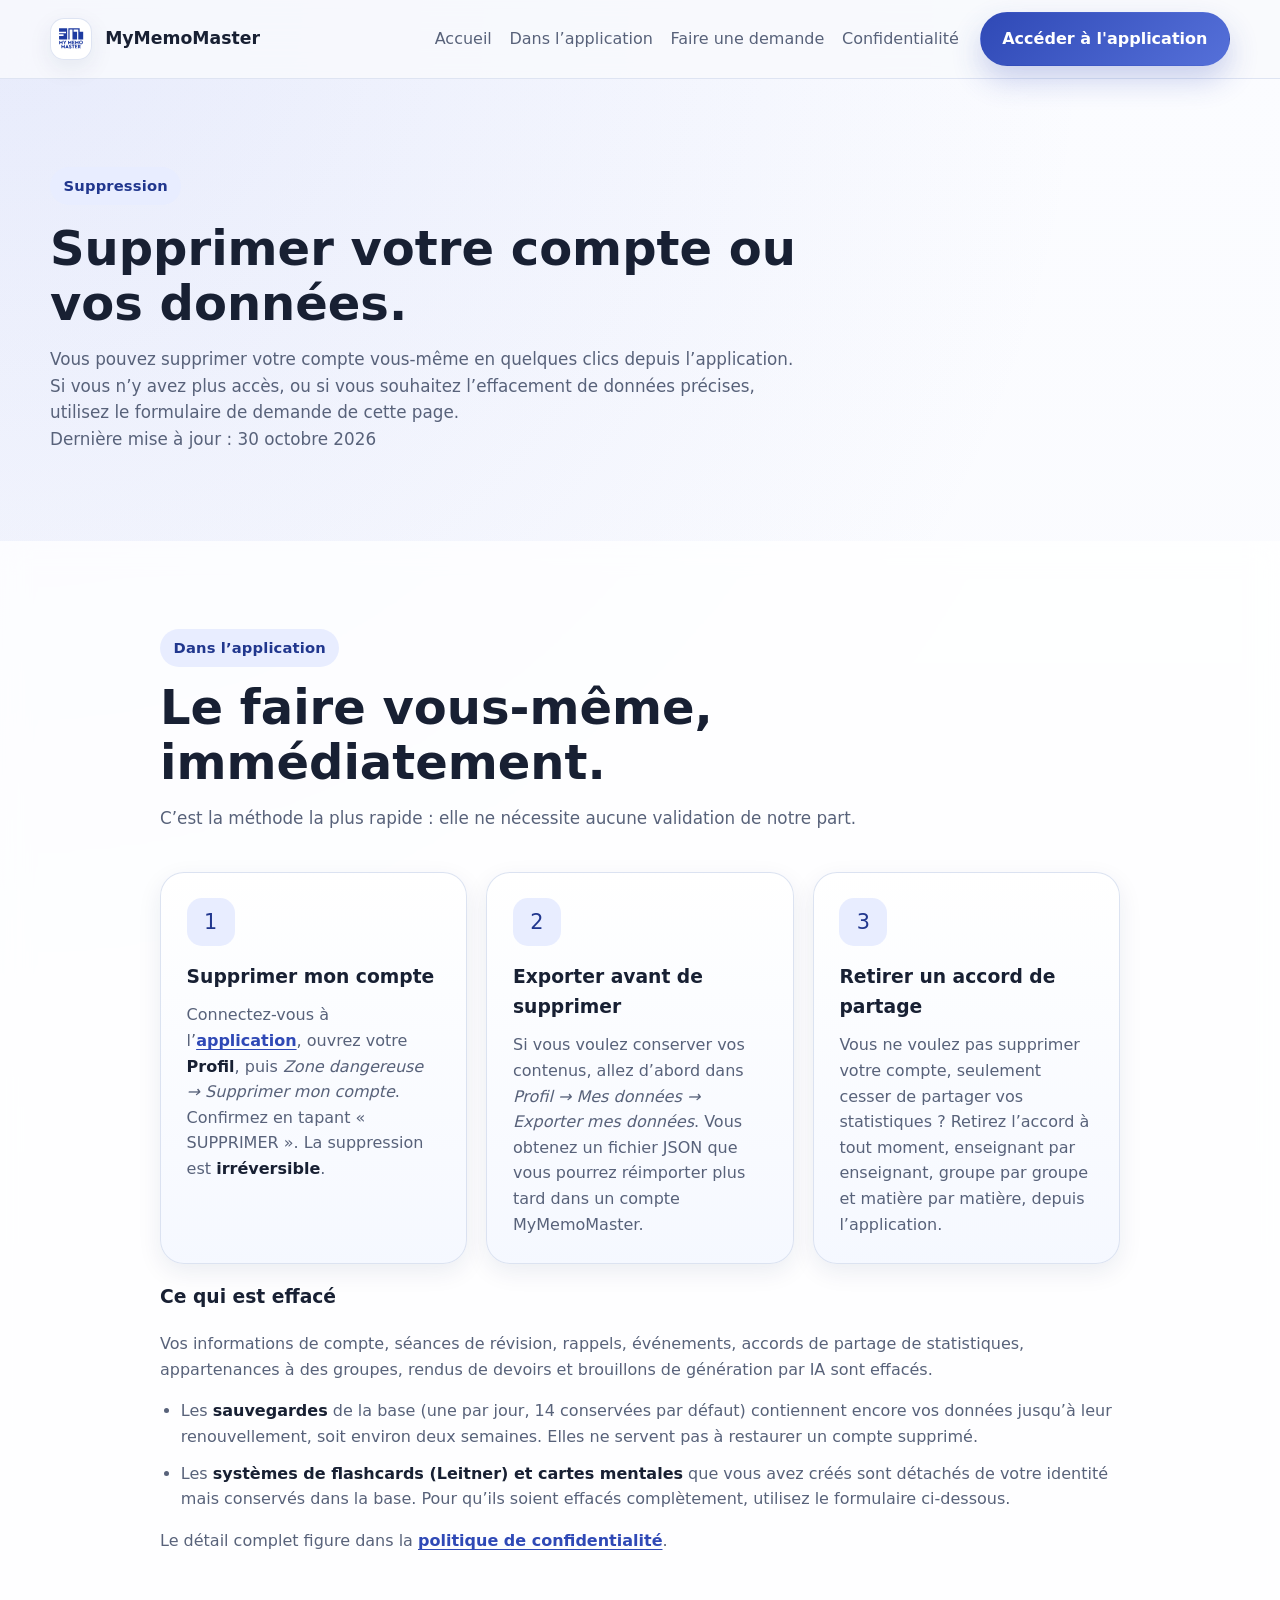
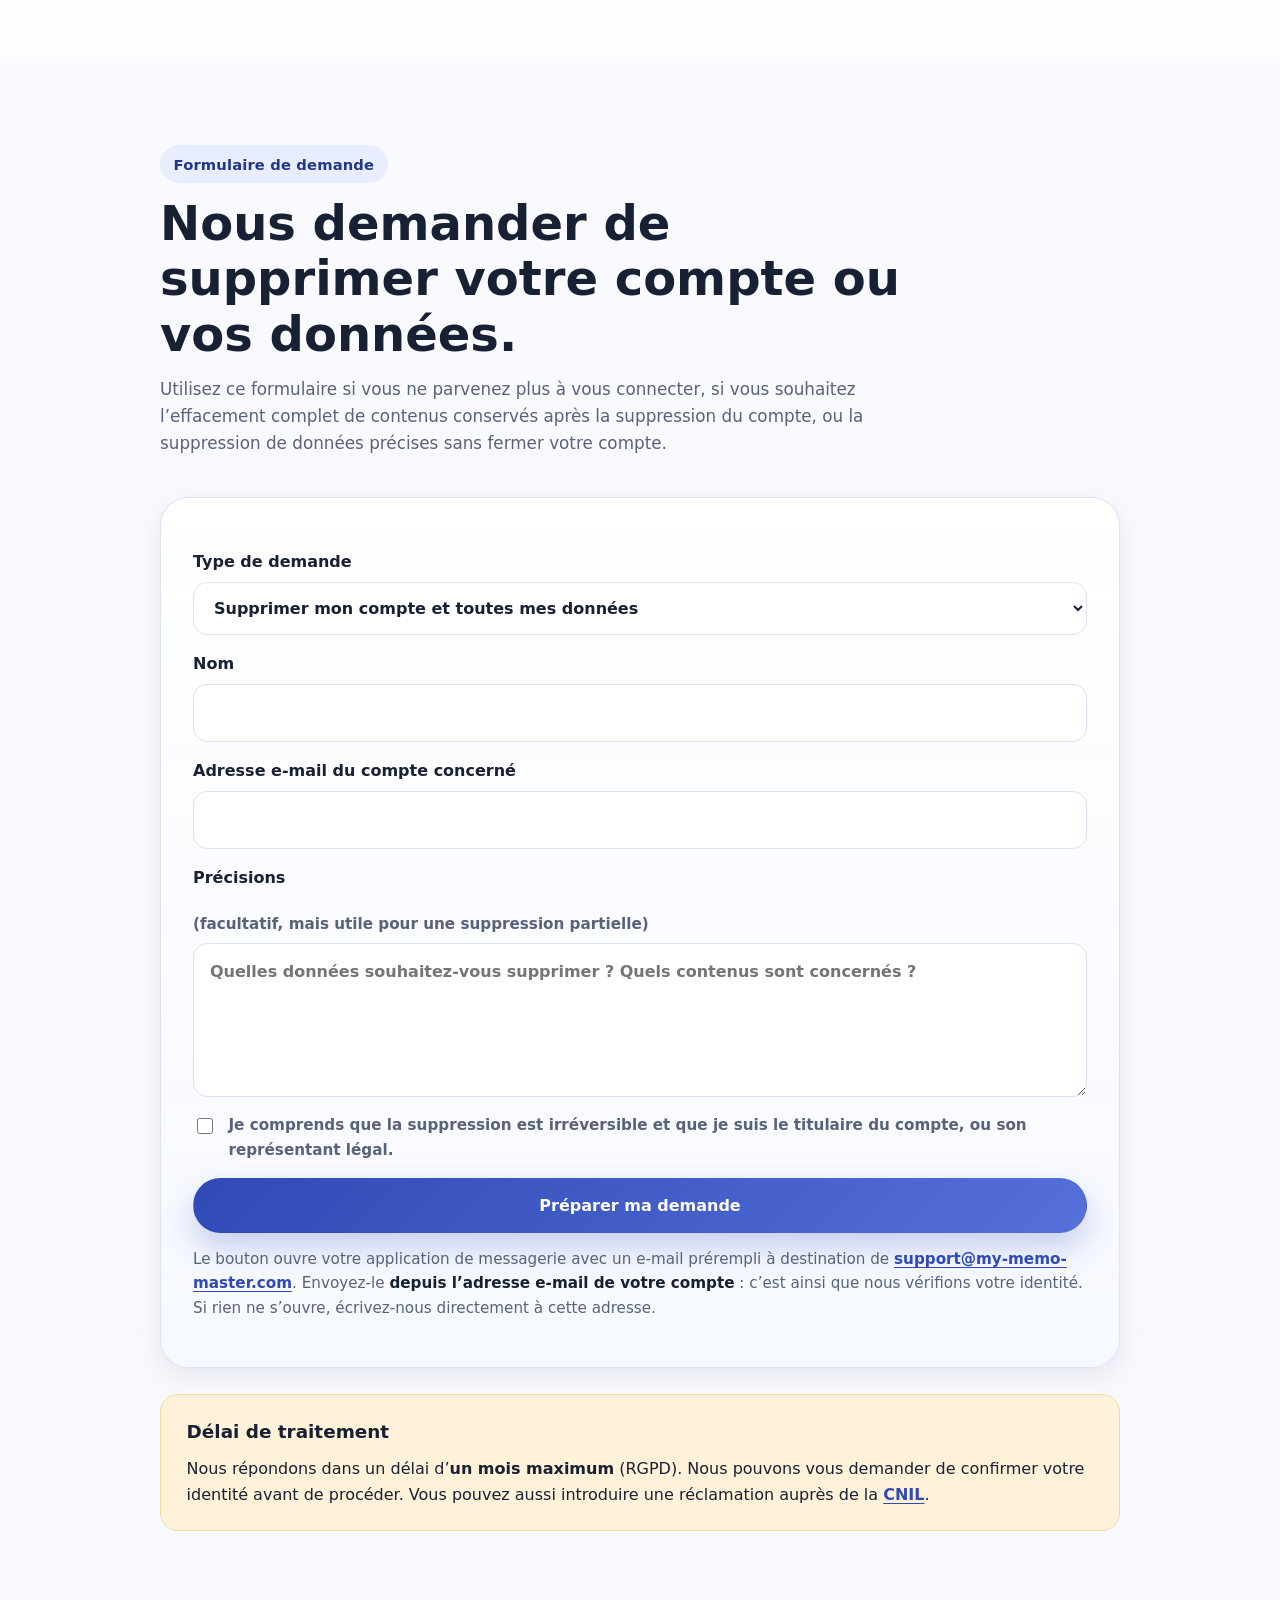
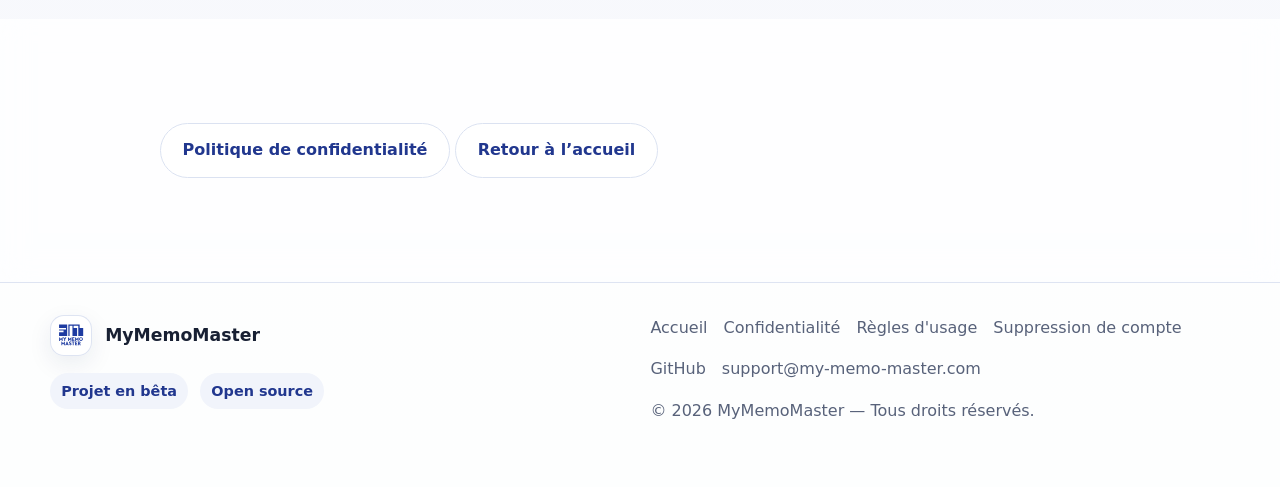
<file: src/suppression.html>
<!DOCTYPE html>
<html lang="fr">
<head>
  <meta charset="UTF-8" />
  <meta name="viewport" content="width=device-width, initial-scale=1.0" />
  <meta name="description" content="Supprimer votre compte MyMemoMaster ou vos données : marche à suivre dans l'application, et formulaire de demande de suppression adressé au support." />
  <link rel="canonical" href="https://my-memo-master.com/suppression.html" />
  <link rel="icon" type="image/svg+xml" href="./images/logo-full.svg" />
  <title>Suppression de compte et de données — MyMemoMaster</title>

  <meta property="og:type" content="website" />
  <meta property="og:site_name" content="MyMemoMaster" />
  <meta property="og:locale" content="fr_FR" />
  <meta property="og:url" content="https://my-memo-master.com/suppression.html" />
  <meta property="og:title" content="Suppression de compte et de données — MyMemoMaster" />
  <meta property="og:description" content="Supprimez vous-même votre compte dans l'application, ou adressez une demande de suppression au support." />
  <meta property="og:image" content="https://my-memo-master.com/assets/revision-alternante.webp" />

  <link rel="stylesheet" href="css/main.css" />
  <link rel="stylesheet" href="css/legal.css" />
</head>
<body>
  <header class="site-header">
    <div class="container nav-wrap">
      <a class="brand" href="./" aria-label="Retour à l'accueil MyMemoMaster">
        <span class="brand-mark" aria-hidden="true">
          <img src="./images/logo-full.svg" alt="" />
        </span>
        <span id="brandName">MyMemoMaster</span>
      </a>

      <button class="nav-toggle" type="button" aria-expanded="false" aria-controls="navMenu" aria-label="Ouvrir le menu">
        <span></span>
      </button>

      <nav id="navMenu" class="nav-menu" aria-label="Navigation principale">
        <div class="nav-links">
          <a href="./">Accueil</a>
          <a href="#autonome">Dans l’application</a>
          <a href="#demande">Faire une demande</a>
          <a href="confidentialite.html">Confidentialité</a>
        </div>
        <a class="btn btn-primary" href="https://app.my-memo-master.com" target="_blank" rel="noopener">Accéder à l'application</a>
      </nav>
    </div>
  </header>

  <main id="top">
    <section class="section legal-hero">
      <div class="container">
        <div class="section-heading">
          <span class="eyebrow">Suppression</span>
          <h1>Supprimer votre compte ou vos données.</h1>
          <p>Vous pouvez supprimer votre compte vous-même en quelques clics depuis l’application. Si vous n’y avez plus accès, ou si vous souhaitez l’effacement de données précises, utilisez le formulaire de demande de cette page.</p>
          <p class="legal-updated">Dernière mise à jour : <time datetime="2026-10-30">30 octobre 2026</time></p>
        </div>
      </div>
    </section>

    <!-- Autonome -->
    <section class="section section-alt" id="autonome">
      <div class="container legal-content">
        <div class="section-heading">
          <span class="eyebrow">Dans l’application</span>
          <h2>Le faire vous-même, immédiatement.</h2>
          <p>C’est la méthode la plus rapide : elle ne nécessite aucune validation de notre part.</p>
        </div>

        <div class="feature-grid">
          <div class="feature-card">
            <div class="feature-icon">1</div>
            <h3>Supprimer mon compte</h3>
            <p>Connectez-vous à l’<a class="legal-link" href="https://app.my-memo-master.com" target="_blank" rel="noopener">application</a>, ouvrez votre <strong>Profil</strong>, puis <em>Zone dangereuse → Supprimer mon compte</em>. Confirmez en tapant « SUPPRIMER ». La suppression est <strong>irréversible</strong>.</p>
          </div>
          <div class="feature-card">
            <div class="feature-icon">2</div>
            <h3>Exporter avant de supprimer</h3>
            <p>Si vous voulez conserver vos contenus, allez d’abord dans <em>Profil → Mes données → Exporter mes données</em>. Vous obtenez un fichier JSON que vous pourrez réimporter plus tard dans un compte MyMemoMaster.</p>
          </div>
          <div class="feature-card">
            <div class="feature-icon">3</div>
            <h3>Retirer un accord de partage</h3>
            <p>Vous ne voulez pas supprimer votre compte, seulement cesser de partager vos statistiques ? Retirez l’accord à tout moment, enseignant par enseignant, groupe par groupe et matière par matière, depuis l’application.</p>
          </div>
        </div>

        <h3>Ce qui est effacé</h3>
        <p>Vos informations de compte, séances de révision, rappels, événements, accords de partage de statistiques, appartenances à des groupes, rendus de devoirs et brouillons de génération par IA sont effacés.</p>
        <ul class="legal-list">
          <li>Les <strong>sauvegardes</strong> de la base (une par jour, 14 conservées par défaut) contiennent encore vos données jusqu’à leur renouvellement, soit environ deux semaines. Elles ne servent pas à restaurer un compte supprimé.</li>
          <li>Les <strong>systèmes de flashcards (Leitner) et cartes mentales</strong> que vous avez créés sont détachés de votre identité mais conservés dans la base. Pour qu’ils soient effacés complètement, utilisez le formulaire ci-dessous.</li>
        </ul>
        <p>Le détail complet figure dans la <a class="legal-link" href="confidentialite.html#conservation">politique de confidentialité</a>.</p>
      </div>
    </section>

    <!-- Formulaire -->
    <section class="section" id="demande">
      <div class="container legal-content">
        <div class="section-heading">
          <span class="eyebrow">Formulaire de demande</span>
          <h2>Nous demander de supprimer votre compte ou vos données.</h2>
          <p>Utilisez ce formulaire si vous ne parvenez plus à vous connecter, si vous souhaitez l’effacement complet de contenus conservés après la suppression du compte, ou la suppression de données précises sans fermer votre compte.</p>
        </div>

        <article class="engage-card">
          <form id="deletionForm" novalidate>
            <label for="reqType">Type de demande
              <select id="reqType" name="reqType" required>
                <option value="account">Supprimer mon compte et toutes mes données</option>
                <option value="data">Supprimer certaines de mes données (sans fermer mon compte)</option>
                <option value="leftovers">Effacer les contenus conservés après la suppression de mon compte (Leitner, cartes mentales)</option>
              </select>
            </label>

            <label for="reqName">Nom
              <input id="reqName" name="reqName" type="text" autocomplete="name" required />
            </label>

            <label for="reqEmail">Adresse e-mail du compte concerné
              <input id="reqEmail" name="reqEmail" type="email" autocomplete="email" required />
            </label>

            <label for="reqDetails">Précisions <span class="fine-print">(facultatif, mais utile pour une suppression partielle)</span>
              <textarea id="reqDetails" name="reqDetails" placeholder="Quelles données souhaitez-vous supprimer ? Quels contenus sont concernés ?"></textarea>
            </label>

            <label class="checkbox-row" for="reqConfirm">
              <input id="reqConfirm" name="reqConfirm" type="checkbox" required />
              <span>Je comprends que la suppression est <strong>irréversible</strong> et que je suis le titulaire du compte, ou son représentant légal.</span>
            </label>

            <button class="btn btn-primary" type="submit">Préparer ma demande</button>
          </form>

          <div class="status-message" id="deletionStatus" role="status" aria-live="polite"></div>
          <p class="fine-print">Le bouton ouvre votre application de messagerie avec un e-mail prérempli à destination de <a class="legal-link" id="deletionMailLink" href="mailto:support@my-memo-master.com">support@my-memo-master.com</a>. Envoyez-le <strong>depuis l’adresse e-mail de votre compte</strong> : c’est ainsi que nous vérifions votre identité. Si rien ne s’ouvre, écrivez-nous directement à cette adresse.</p>
        </article>

        <div class="legal-callout">
          <h3>Délai de traitement</h3>
          <p>Nous répondons dans un délai d’<strong>un mois maximum</strong> (RGPD). Nous pouvons vous demander de confirmer votre identité avant de procéder. Vous pouvez aussi introduire une réclamation auprès de la <a class="legal-link" href="https://www.cnil.fr/fr/plaintes" target="_blank" rel="noopener">CNIL</a>.</p>
        </div>
      </div>
    </section>

    <section class="section section-alt">
      <div class="container legal-content">
        <p><a class="btn btn-secondary" href="confidentialite.html">Politique de confidentialité</a> <a class="btn btn-secondary" href="./">Retour à l’accueil</a></p>
      </div>
    </section>
  </main>

  <footer class="site-footer">
    <div class="container footer-grid">
      <div class="footer-brand">
        <div class="brand">
          <span class="brand-mark" aria-hidden="true">
            <img src="./images/logo-full.svg" alt="" />
          </span>
          <span id="footerBrandName">MyMemoMaster</span>
        </div>
        <div class="footer-tags">
          <span class="footer-tag">Projet en bêta</span>
          <span class="footer-tag">Open source</span>
        </div>
      </div>

      <div>
        <div class="footer-links">
          <a href="./">Accueil</a>
          <a href="confidentialite.html">Confidentialité</a>
          <a href="regles-usage.html">Règles d'usage</a>
          <a href="suppression.html">Suppression de compte</a>
          <a href="https://github.com/entrezunfredici/MyMemoMaster" target="_blank" rel="noopener">GitHub</a>
          <a id="footerContactLink" href="mailto:support@my-memo-master.com">Contact</a>
        </div>
        <p class="footer-meta">© <span id="currentYear"></span> <span id="footerProjectName">MyMemoMaster</span> — Tous droits réservés.</p>
      </div>
    </div>
  </footer>

  <script type="module" src="js/suppression.js"></script>
</body>
</html>
</file>
<file: src/css/main.css>
:root {
  --color-primary: #2f49b6;
  --color-primary-dark: #21378e;
  --color-primary-soft: #e8edff;
  --color-accent: #6d83e6;
  --color-bg: #f7f8fc;
  --color-surface: #ffffff;
  --color-surface-alt: #f1f4fb;
  --color-text: #182033;
  --color-muted: #58627a;
  --color-border: #dbe2f1;
  --color-success: #dff4e8;
  --color-warning: #fff2d9;
  --shadow-sm: 0 8px 24px rgba(18, 34, 84, 0.08);
  --shadow-lg: 0 20px 60px rgba(25, 42, 94, 0.16);
  --radius-lg: 24px;
  --radius-md: 18px;
  --radius-sm: 12px;
  --container: 1180px;
  --header-height: 78px;
  --contact-email: "support@my-memo-master.com";
  --project-name: "MyMemoMaster";
}

* { box-sizing: border-box; }
html { scroll-behavior: smooth; }
body {
  margin: 0;
  font-family: Inter, ui-sans-serif, system-ui, -apple-system, BlinkMacSystemFont, "Segoe UI", sans-serif;
  color: var(--color-text);
  background:
    radial-gradient(circle at top left, rgba(109, 131, 230, 0.14), transparent 28%),
    linear-gradient(180deg, #fbfcff 0%, var(--color-bg) 100%);
  line-height: 1.6;
}

img { max-width: 100%; display: block; }
a { color: inherit; text-decoration: none; }
button, input, select, textarea { font: inherit; }
button { cursor: pointer; }

.container {
  width: min(var(--container), calc(100% - 2rem));
  margin: 0 auto;
}

.section {
  padding: 5.5rem 0;
}

.section-alt {
  background: rgba(255, 255, 255, 0.76);
  backdrop-filter: blur(14px);
}

.eyebrow {
  display: inline-flex;
  align-items: center;
  gap: 0.55rem;
  padding: 0.45rem 0.85rem;
  border-radius: 999px;
  background: var(--color-primary-soft);
  color: var(--color-primary-dark);
  font-size: 0.92rem;
  font-weight: 700;
  letter-spacing: 0.01em;
}

.section-heading {
  max-width: 760px;
  margin-bottom: 2.5rem;
}

.section-heading h2 {
  margin: 0.8rem 0 0.9rem;
  font-size: clamp(2rem, 4vw, 3rem);
  line-height: 1.15;
}

.section-heading p {
  margin: 0;
  color: var(--color-muted);
  font-size: 1.05rem;
}

/* Header */
.site-header {
  position: sticky;
  top: 0;
  z-index: 1000;
  background: rgba(248, 249, 253, 0.85);
  border-bottom: 1px solid rgba(219, 226, 241, 0.9);
  backdrop-filter: blur(18px);
}

.nav-wrap {
  min-height: var(--header-height);
  display: flex;
  align-items: center;
  justify-content: space-between;
  gap: 1rem;
}

.brand {
  display: inline-flex;
  align-items: center;
  gap: 0.85rem;
  font-weight: 800;
  font-size: 1.08rem;
}

.brand-mark {
  width: 2.6rem;
  height: 2.6rem;
  border-radius: 14px;
  display: grid;
  place-items: center;
  padding: 0.35rem;
  background: rgba(255, 255, 255, 0.96);
  border: 1px solid rgba(219, 226, 241, 0.9);
  box-shadow: var(--shadow-sm);
}

.brand-mark img {
  width: 100%;
  height: 100%;
  object-fit: contain;
}

.nav-toggle {
  display: none;
  border: 1px solid var(--color-border);
  background: var(--color-surface);
  border-radius: 12px;
  width: 2.9rem;
  height: 2.9rem;
  padding: 0;
}

.nav-toggle span,
.nav-toggle::before,
.nav-toggle::after {
  content: "";
  display: block;
  width: 1.2rem;
  height: 2px;
  margin: 0.23rem auto;
  background: var(--color-text);
  border-radius: 999px;
  transition: transform 0.25s ease, opacity 0.25s ease;
}

.nav-menu {
  display: flex;
  align-items: center;
  flex-wrap: wrap;
  justify-content: flex-end;
  gap: 0.9rem 1.3rem;
}

.nav-links {
  display: flex;
  align-items: center;
  flex-wrap: wrap;
  justify-content: flex-end;
  gap: 0.6rem 1.1rem;
  color: var(--color-muted);
  font-weight: 500;
}

.nav-links a:hover,
.nav-links a:focus-visible {
  color: var(--color-primary);
}

.btn {
  display: inline-flex;
  align-items: center;
  justify-content: center;
  gap: 0.6rem;
  min-height: 3rem;
  padding: 0.85rem 1.35rem;
  border-radius: 999px;
  border: 1px solid transparent;
  font-weight: 700;
  transition: transform 0.25s ease, box-shadow 0.25s ease, background 0.25s ease, color 0.25s ease;
}

.btn:hover,
.btn:focus-visible {
  transform: translateY(-1px);
}

.btn-primary {
  background: linear-gradient(135deg, var(--color-primary), #5570d9);
  color: #fff;
  box-shadow: 0 14px 30px rgba(47, 73, 182, 0.24);
}

.btn-primary:hover,
.btn-primary:focus-visible {
  box-shadow: 0 18px 36px rgba(47, 73, 182, 0.28);
}

.btn-secondary {
  background: rgba(255, 255, 255, 0.85);
  color: var(--color-primary-dark);
  border-color: var(--color-border);
}

.btn[disabled] {
  cursor: wait;
  opacity: 0.72;
  box-shadow: none;
  transform: none;
}

.btn[disabled]:hover,
.btn[disabled]:focus-visible {
  box-shadow: none;
  transform: none;
}

/* Hero */
.hero {
  padding: 4.5rem 0 4rem;
}

.hero-grid {
  display: grid;
  grid-template-columns: 1.05fr 0.95fr;
  gap: 2rem;
  align-items: center;
}

.hero-copy h1 {
  margin: 1rem 0 1rem;
  font-size: clamp(2.6rem, 5vw, 4.6rem);
  line-height: 1.03;
  letter-spacing: -0.03em;
}

.hero-copy p {
  margin: 0;
  max-width: 640px;
  color: var(--color-muted);
  font-size: 1.12rem;
}

.hero-actions {
  display: flex;
  flex-wrap: wrap;
  gap: 0.95rem;
  margin: 2rem 0 1rem;
}

.hero-note {
  color: var(--color-muted);
  font-size: 0.98rem;
}

.hero-visual {
  position: relative;
  padding: 1rem;
}

.hero-photo-card {
  position: relative;
  overflow: hidden;
  border-radius: 32px;
  background:
    radial-gradient(circle at top left, rgba(109, 131, 230, 0.22), transparent 30%),
    linear-gradient(180deg, rgba(255,255,255,0.98), rgba(238, 243, 255, 0.96));
  border: 1px solid rgba(219, 226, 241, 0.92);
  box-shadow: var(--shadow-lg);
}

.hero-photo-card::before {
  content: "";
  position: absolute;
  inset: -18% auto auto -14%;
  width: 260px;
  height: 260px;
  border-radius: 50%;
  background: radial-gradient(circle, rgba(109, 131, 230, 0.22), transparent 72%);
}

.hero-photo {
  position: relative;
  z-index: 1;
  display: block;
  width: 100%;
  height: auto;
  aspect-ratio: 4 / 3;
  object-fit: cover;
}

/* Demo video */
.video-frame {
  max-width: 860px;
  margin: 0 auto;
  overflow: hidden;
  border-radius: var(--radius-lg);
  background: linear-gradient(180deg, rgba(255,255,255,0.98), rgba(238, 243, 255, 0.96));
  border: 1px solid rgba(219, 226, 241, 0.92);
  box-shadow: var(--shadow-lg);
  padding: 0.6rem;
}

.demo-subheading {
  margin-top: 3.5rem;
}

.video-frame video {
  display: block;
  width: 100%;
  height: auto;
  border-radius: calc(var(--radius-lg) - 0.6rem);
  background: #0b1020;
}

.video-facade {
  position: relative;
  display: block;
  width: 100%;
  padding: 0;
  border: none;
  background: none;
  overflow: hidden;
  border-radius: calc(var(--radius-lg) - 0.6rem);
}

.video-facade-cover {
  display: block;
  width: 100%;
  height: auto;
  aspect-ratio: 16 / 9;
  object-fit: cover;
}

.video-facade::after {
  content: "";
  position: absolute;
  inset: 0;
  background: rgba(11, 16, 32, 0);
  transition: background 0.25s ease;
}

.video-facade:hover::after,
.video-facade:focus-visible::after {
  background: rgba(11, 16, 32, 0.12);
}

.video-facade:focus-visible {
  outline: 3px solid var(--color-primary);
  outline-offset: 3px;
}

.video-facade-label {
  position: absolute;
  left: 1.4rem;
  bottom: 1.2rem;
  padding: 0.5rem 0.9rem;
  border-radius: 999px;
  background: rgba(11, 16, 32, 0.55);
  color: #fff;
  font-weight: 700;
  font-size: 0.92rem;
}

/* Comparatif */
.table-scroll {
  overflow-x: auto;
  border-radius: var(--radius-lg);
  border: 1px solid rgba(219, 226, 241, 0.9);
  box-shadow: var(--shadow-sm);
  background: var(--color-surface);
}

.compare-table {
  width: 100%;
  min-width: 920px;
  border-collapse: collapse;
  font-size: 0.92rem;
}

.compare-table th,
.compare-table td {
  padding: 0.85rem 1rem;
  text-align: left;
  border-bottom: 1px solid var(--color-border);
  white-space: nowrap;
}

.compare-table th {
  background: var(--color-primary-soft);
  color: var(--color-primary-dark);
  font-weight: 700;
}

.compare-table tbody tr:last-child td {
  border-bottom: none;
}

.compare-row-highlight td {
  background: rgba(109, 131, 230, 0.08);
  font-weight: 700;
  color: var(--color-text);
}

.compare-row-highlight td:first-child {
  border-left: 3px solid var(--color-primary);
}

.compare-honesty {
  margin-top: 1.5rem;
  padding: 1.4rem 1.6rem;
  border-radius: var(--radius-md);
  background: var(--color-surface-alt);
  border: 1px solid rgba(219, 226, 241, 0.9);
}

.compare-honesty h3 {
  margin: 0 0 0.6rem;
  font-size: 1.1rem;
}

.compare-honesty p {
  margin: 0;
  color: var(--color-muted);
}

.compare-honesty p + p {
  margin-top: 0.9rem;
}

.method-note {
  max-width: 760px;
  margin: 2rem auto 0;
  padding: 1rem 1.1rem;
  background: var(--color-surface-alt);
  border-radius: 16px;
  color: var(--color-muted);
  text-align: center;
}

/* Sources scientifiques : chiffres clés */
.stats-grid {
  display: grid;
  grid-template-columns: repeat(4, minmax(0, 1fr));
  gap: 1rem;
  margin-bottom: 1rem;
}

.stat-card {
  padding: 1.3rem 1.2rem;
  border-radius: var(--radius-md);
  border: 1px solid var(--color-border);
  border-top: 4px solid var(--color-primary);
  background: var(--color-surface);
  box-shadow: var(--shadow-sm);
}

.stat-card:nth-child(1) { border-top-color: #c0392b; }
.stat-card:nth-child(2) { border-top-color: #d68910; }
.stat-card:nth-child(3) { border-top-color: #2f49b6; }
.stat-card:nth-child(4) { border-top-color: #1e8449; }

.stat-number {
  display: block;
  font-size: 1.9rem;
  font-weight: 800;
  margin-bottom: 0.4rem;
}

.stat-card:nth-child(1) .stat-number { color: #c0392b; }
.stat-card:nth-child(2) .stat-number { color: #d68910; }
.stat-card:nth-child(3) .stat-number { color: #2f49b6; }
.stat-card:nth-child(4) .stat-number { color: #1e8449; }

.stat-card p {
  margin: 0 0 0.7rem;
  color: var(--color-text);
  font-size: 0.92rem;
}

.stat-source {
  font-size: 0.8rem;
  color: var(--color-muted);
  font-style: italic;
}

.stats-note {
  margin: 0 0 2rem;
  color: var(--color-muted);
  font-size: 0.9rem;
}

/* Sources scientifiques */
.sources-list {
  list-style: none;
  padding: 0;
  margin: 0;
  display: grid;
  gap: 1rem;
}

.sources-list li {
  padding: 1.2rem 1.35rem;
  border-radius: 18px;
  background: var(--color-surface);
  border: 1px solid var(--color-border);
  box-shadow: var(--shadow-sm);
  display: flex;
  flex-wrap: wrap;
  align-items: center;
  justify-content: space-between;
  gap: 1rem;
}

.sources-citation {
  flex: 1;
  min-width: 260px;
  margin: 0;
  color: var(--color-muted);
  font-size: 0.96rem;
}

.sources-citation em {
  color: var(--color-text);
  font-style: italic;
}

.sources-list a {
  flex-shrink: 0;
  font-weight: 700;
  color: var(--color-primary-dark);
  white-space: nowrap;
}

.sources-list a:hover,
.sources-list a:focus-visible {
  text-decoration: underline;
}

/* Open source */
.oss-panel {
  display: flex;
  align-items: center;
  gap: 1.6rem;
  padding: 2rem;
  border-radius: 28px;
  background: linear-gradient(180deg, rgba(255,255,255,0.98), rgba(245,248,255,0.96));
  border: 1px solid rgba(219, 226, 241, 0.95);
  box-shadow: var(--shadow-sm);
}

.oss-icon {
  flex-shrink: 0;
  width: 4rem;
  height: 4rem;
  display: grid;
  place-items: center;
  border-radius: 18px;
  background: var(--color-primary-soft);
  color: var(--color-primary-dark);
}

.oss-copy { flex: 1; }
.oss-copy h3 { margin: 0 0 0.4rem; font-size: 1.2rem; }
.oss-copy p { margin: 0; color: var(--color-muted); }

/* Problem / value */
.grid-2 {
  display: grid;
  grid-template-columns: repeat(2, minmax(0, 1fr));
  gap: 1.5rem;
}

.card {
  padding: 1.7rem;
  border-radius: var(--radius-lg);
  background: var(--color-surface);
  border: 1px solid rgba(219, 226, 241, 0.9);
  box-shadow: var(--shadow-sm);
}

.card h3 {
  margin-top: 0;
  margin-bottom: 0.8rem;
  font-size: 1.3rem;
}

.list {
  list-style: none;
  padding: 0;
  margin: 1.1rem 0 0;
  display: grid;
  gap: 0.9rem;
}

.list li {
  display: flex;
  align-items: start;
  gap: 0.8rem;
  color: var(--color-muted);
}

.list strong { color: var(--color-text); }

.bullet {
  flex-shrink: 0;
  width: 1.6rem;
  height: 1.6rem;
  margin-top: 0.15rem;
  border-radius: 50%;
  display: grid;
  place-items: center;
  background: var(--color-primary-soft);
  color: var(--color-primary-dark);
  font-size: 0.9rem;
  font-weight: 800;
}

/* Features */
.feature-grid {
  display: grid;
  grid-template-columns: repeat(3, minmax(0, 1fr));
  gap: 1.2rem;
}

.feature-card {
  padding: 1.6rem;
  border-radius: var(--radius-lg);
  background: linear-gradient(180deg, rgba(255,255,255,0.98), rgba(245,248,255,0.98));
  border: 1px solid rgba(219, 226, 241, 0.95);
  box-shadow: var(--shadow-sm);
  transition: transform 0.25s ease, box-shadow 0.25s ease;
}

.feature-card:hover,
.feature-card:focus-within {
  transform: translateY(-4px);
  box-shadow: 0 20px 38px rgba(31, 49, 113, 0.11);
}

.feature-icon {
  width: 3rem;
  height: 3rem;
  margin-bottom: 1rem;
  display: grid;
  place-items: center;
  border-radius: 15px;
  background: var(--color-primary-soft);
  color: var(--color-primary-dark);
  font-size: 1.3rem;
}

.feature-card h3 { margin: 0 0 0.65rem; }
.feature-card p { margin: 0; color: var(--color-muted); }

/* Steps */
.steps {
  display: grid;
  grid-template-columns: repeat(4, minmax(0, 1fr));
  gap: 1rem;
}

.step-card {
  position: relative;
  padding: 1.5rem;
  border-radius: var(--radius-lg);
  background: var(--color-surface);
  border: 1px solid var(--color-border);
  box-shadow: var(--shadow-sm);
}

.step-number {
  display: inline-grid;
  place-items: center;
  width: 2.6rem;
  height: 2.6rem;
  border-radius: 50%;
  background: var(--color-primary);
  color: white;
  font-weight: 800;
  margin-bottom: 1rem;
}

/* Audience */
.audience-grid,
.beta-grid,
.engage-grid,
.footer-grid {
  display: grid;
  grid-template-columns: repeat(2, minmax(0, 1fr));
  gap: 1.3rem;
}

.badge-soft {
  display: inline-flex;
  align-items: center;
  gap: 0.45rem;
  padding: 0.35rem 0.7rem;
  background: var(--color-warning);
  border-radius: 999px;
  color: #7b5a19;
  font-weight: 700;
  font-size: 0.9rem;
  margin-bottom: 1rem;
}

.beta-panel {
  background: linear-gradient(180deg, #fff, #f8faff);
}

.beta-note {
  padding: 1rem 1.1rem;
  background: var(--color-surface-alt);
  border-radius: 16px;
  color: var(--color-muted);
  margin-top: 1rem;
}

/* Forms */
.engage-card-wide {
  grid-column: 1 / -1;
}

.engage-card {
  padding: 2rem;
  border-radius: 28px;
  background: linear-gradient(180deg, rgba(255,255,255,0.98), rgba(245,248,255,0.96));
  border: 1px solid rgba(219, 226, 241, 0.95);
  box-shadow: var(--shadow-sm);
}

form {
  display: grid;
  gap: 1rem;
  margin-top: 1.2rem;
}

label {
  display: grid;
  gap: 0.45rem;
  font-weight: 600;
}

input,
select,
textarea {
  width: 100%;
  padding: 0.95rem 1rem;
  border-radius: 14px;
  border: 1px solid var(--color-border);
  background: var(--color-surface);
  color: var(--color-text);
  transition: border-color 0.2s ease, box-shadow 0.2s ease;
}

input:focus,
select:focus,
textarea:focus {
  outline: none;
  border-color: var(--color-primary);
  box-shadow: 0 0 0 4px rgba(47, 73, 182, 0.12);
}

textarea {
  min-height: 154px;
  resize: vertical;
}

.checkbox-row {
  display: flex;
  align-items: flex-start;
  gap: 0.8rem;
  font-size: 0.95rem;
  color: var(--color-muted);
}

.checkbox-row input {
  width: 1.1rem;
  height: 1.1rem;
  margin-top: 0.25rem;
}

.fine-print {
  color: var(--color-muted);
  font-size: 0.95rem;
  margin-top: 0.9rem;
}

.status-message {
  display: none;
  margin-top: 0.85rem;
  padding: 0.9rem 1rem;
  border-radius: 14px;
  background: var(--color-success);
  color: #175c36;
  font-weight: 600;
}

.status-message.is-visible {
  display: block;
}

.status-message.is-error {
  background: #ffe7e7;
  color: #9f1c1c;
}

/* FAQ */
.faq-list {
  display: grid;
  gap: 1rem;
}

details {
  padding: 1.2rem 1.35rem;
  border-radius: 18px;
  background: var(--color-surface);
  border: 1px solid var(--color-border);
  box-shadow: var(--shadow-sm);
}

summary {
  cursor: pointer;
  list-style: none;
  font-weight: 700;
  display: flex;
  align-items: center;
  justify-content: space-between;
  gap: 1rem;
}

summary::-webkit-details-marker { display: none; }

details p {
  margin: 0.9rem 0 0;
  color: var(--color-muted);
}

/* Footer */
.site-footer {
  padding: 2rem 0 3rem;
  border-top: 1px solid rgba(219, 226, 241, 0.9);
  background: rgba(255,255,255,0.82);
}

.footer-brand p,
.footer-links a,
.footer-meta {
  color: var(--color-muted);
}

.footer-links {
  display: flex;
  flex-wrap: wrap;
  gap: 1rem;
}

.footer-tags {
  display: flex;
  flex-wrap: wrap;
  gap: 0.75rem;
  margin-top: 1rem;
}

.footer-tag {
  padding: 0.4rem 0.7rem;
  border-radius: 999px;
  background: var(--color-surface-alt);
  color: var(--color-primary-dark);
  font-size: 0.9rem;
  font-weight: 700;
}

/* Responsive */
@media (max-width: 1024px) {
  .hero-grid,
  .grid-2,
  .feature-grid,
  .steps,
  .audience-grid,
  .beta-grid,
  .engage-grid,
  .footer-grid {
    grid-template-columns: 1fr;
  }

  .feature-grid { grid-template-columns: repeat(2, minmax(0, 1fr)); }
  .steps { grid-template-columns: repeat(2, minmax(0, 1fr)); }
  .stats-grid { grid-template-columns: repeat(2, minmax(0, 1fr)); }
  .hero { padding-top: 3.4rem; }
}

@media (max-width: 760px) {
  .nav-toggle { display: inline-block; }

  .nav-menu {
    position: absolute;
    left: 1rem;
    right: 1rem;
    top: calc(100% + 0.5rem);
    display: none;
    flex-direction: column;
    align-items: stretch;
    padding: 1rem;
    border-radius: 20px;
    background: rgba(255,255,255,0.97);
    border: 1px solid var(--color-border);
    box-shadow: var(--shadow-lg);
  }

  .nav-menu.is-open { display: flex; }
  .nav-links {
    flex-direction: column;
    align-items: flex-start;
  }

  .hero-actions .btn,
  .nav-menu .btn { width: 100%; }

  .feature-grid,
  .steps,
  .stats-grid { grid-template-columns: 1fr; }

  .oss-panel {
    flex-direction: column;
    text-align: center;
  }

  .section { padding: 4.3rem 0; }
}
</file>
<file: src/css/legal.css>
/* Page de confidentialité — complète main.css */

.legal-hero { padding-bottom: 3rem; }

.legal-hero h1 {
  margin: 1rem 0 0.9rem;
  font-size: clamp(2rem, 4vw, 3rem);
  line-height: 1.15;
}

.legal-updated {
  font-size: 0.95rem;
  color: var(--color-muted);
}

.legal-content { max-width: 960px; }

.legal-content p,
.legal-list { color: var(--color-muted); }

.legal-content p strong,
.legal-list strong { color: var(--color-text); }

.legal-list {
  margin: 1rem 0;
  padding-left: 1.3rem;
  display: grid;
  gap: 0.7rem;
}

.legal-link {
  color: var(--color-primary);
  font-weight: 600;
  text-decoration: underline;
  text-underline-offset: 3px;
}

.legal-link:hover,
.legal-link:focus-visible { color: var(--color-primary-dark); }

.legal-contact { font-size: 1.1rem; }

.legal-table td:first-child {
  font-weight: 700;
  white-space: nowrap;
}

.legal-table td { vertical-align: top; }

.legal-note {
  margin-top: 1.1rem;
  font-size: 0.93rem;
  color: var(--color-muted);
}

.legal-callout {
  margin-top: 1.6rem;
  padding: 1.4rem 1.6rem;
  border-radius: var(--radius-md);
  background: var(--color-warning);
  border: 1px solid #f0d9a6;
}

.legal-callout h3 { margin: 0 0 0.6rem; font-size: 1.15rem; }
.legal-callout p { margin: 0; color: var(--color-text); }

#resume .feature-card:hover { transform: none; }

@media (max-width: 760px) {
  .legal-table td:first-child { white-space: normal; }
}
</file>
